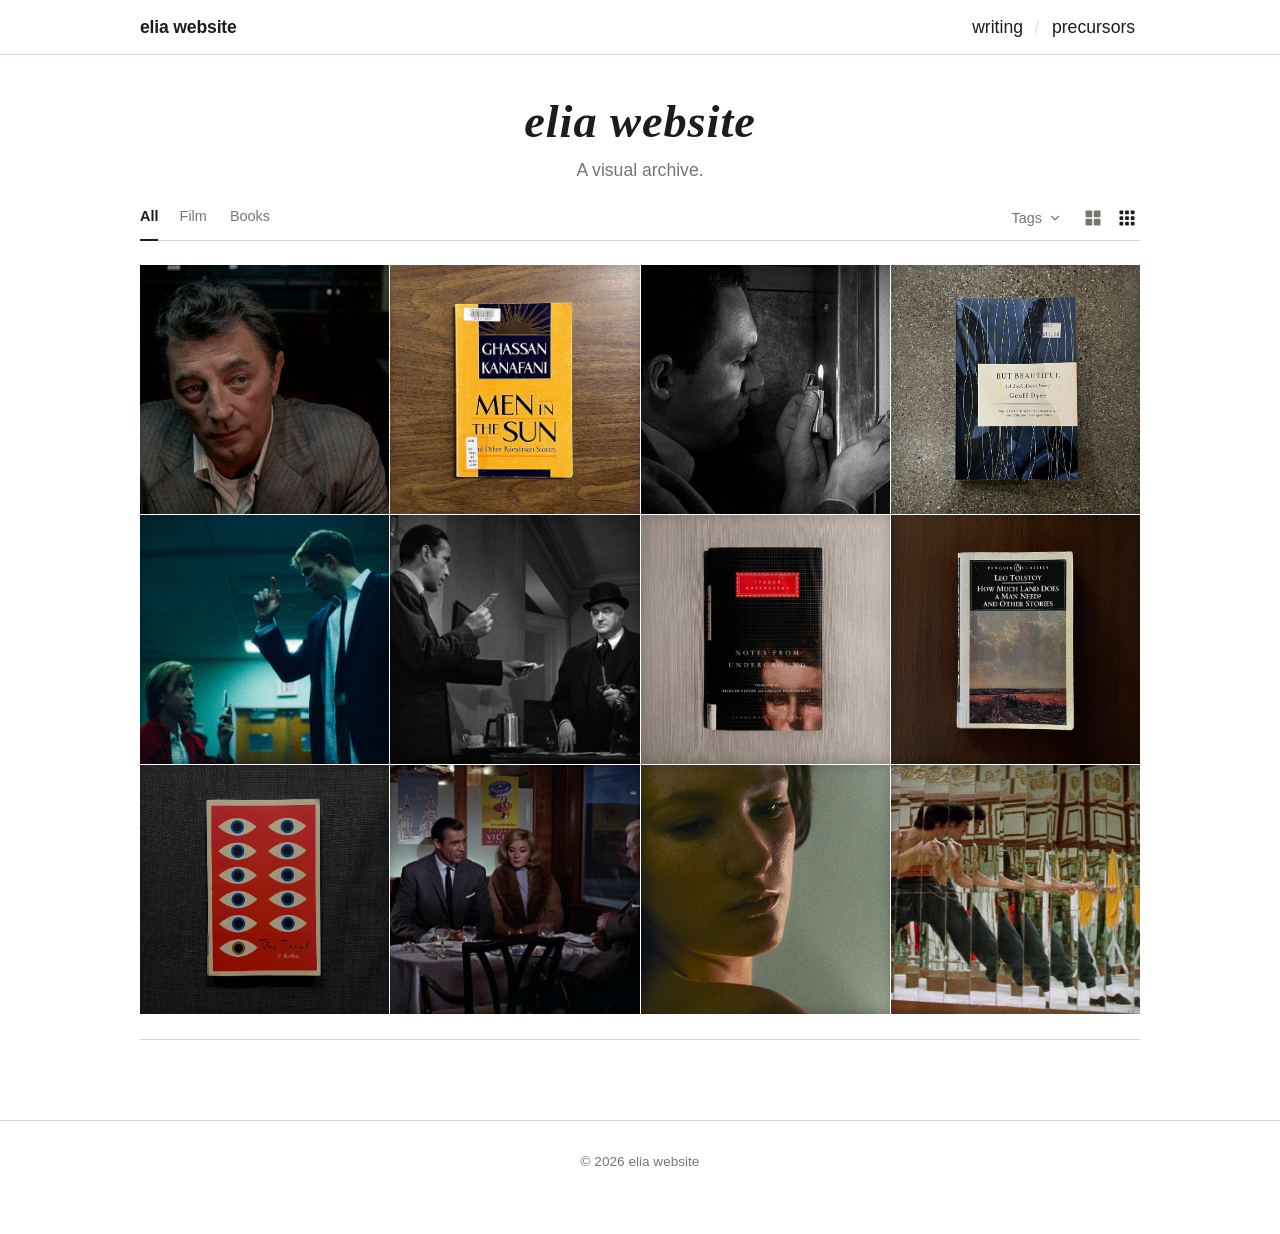
<file: index.html>
<!DOCTYPE html>
<html lang="en">
<head>
  <meta charset="UTF-8">
  <meta name="viewport" content="width=device-width, initial-scale=1.0">
  <title>elia website</title>
  <meta name="description" content="">

  <!-- Open Graph / social preview -->
  <meta property="og:type" content="website">
  <meta property="og:site_name" content="elia website">
  <meta property="og:title" content="elia website">
  <meta property="og:description" content="">
  <meta property="og:image" content="">
  <meta property="og:url" content="index.html">

  <link rel="stylesheet" href="css/styles.css">

  <!-- Favicons -->
  <link rel="icon" type="image/x-icon" href="images/favicon/favicon.ico">
  <link rel="icon" type="image/png" sizes="16x16" href="images/favicon/favicon-16x16.png">
  <link rel="icon" type="image/png" sizes="32x32" href="images/favicon/favicon-32x32.png">
  <link rel="apple-touch-icon" sizes="180x180" href="images/favicon/apple-touch-icon.png">
  <link rel="icon" type="image/png" sizes="192x192" href="images/favicon/android-chrome-192x192.png">
  <link rel="icon" type="image/png" sizes="512x512" href="images/favicon/android-chrome-512x512.png">
  <link rel="manifest" href="images/favicon/site.webmanifest">
  
</head>
<body>
  <!-- Header markup is injected by js/header.js -->
  <header class="site-header"></header>

  <main>
    <!-- Homepage masthead: site title + closing divider. This lives in
         the page (not js/header.js) because it's homepage content, not chrome. -->
    <div class="site-intro">
      <h1 class="site-title">elia website</h1>
      <p class="site-tagline">A visual archive.</p>
    </div>

    <!-- Full photo grid: multi-select tag filter, drafts toggle, and pagination,
         rendered by js/main.js. (The carousel preview markup is stashed in
         snippets/carousel.html; js/home.js still renders it.) The toolbar sits
         above the hero-rule divider, which now closes off the masthead+toolbar. -->
    <div class="controls">
      <div class="controls-left">
      <!-- One tab per medium (All · Film · Books · Music, from data/tags.txt) -->
      <div class="form-tabs medium-tabs" id="medium-tabs" role="group" aria-label="Filter by medium" hidden></div>
        <button type="button" class="drafts-toggle" id="drafts-toggle" aria-pressed="false" hidden>
          <svg class="drafts-icon drafts-icon-open" viewBox="0 0 24 24" width="15" height="15" fill="none" stroke="currentColor" stroke-width="2" stroke-linecap="round" stroke-linejoin="round" aria-hidden="true">
            <path d="M1 12s4-7 11-7 11 7 11 7-4 7-11 7-11-7-11-7z"></path>
            <circle cx="12" cy="12" r="3"></circle>
          </svg>
          <svg class="drafts-icon drafts-icon-closed" viewBox="0 0 24 24" width="15" height="15" fill="none" stroke="currentColor" stroke-width="2" stroke-linecap="round" stroke-linejoin="round" aria-hidden="true">
            <path d="M17.94 17.94A10.07 10.07 0 0 1 12 20c-7 0-11-8-11-8a18.45 18.45 0 0 1 5.06-5.94M9.9 4.24A9.12 9.12 0 0 1 12 4c7 0 11 8 11 8a18.5 18.5 0 0 1-2.16 3.19m-6.72-1.07a3 3 0 1 1-4.24-4.24"></path>
            <line x1="1" y1="1" x2="23" y2="23"></line>
          </svg>
          <span class="drafts-label">Drafts</span>
        </button>
      </div>
      <div class="controls-right">
      <div class="tag-filter" id="tag-filter">
        <button type="button" class="tag-dropdown-toggle" id="tag-dropdown-toggle" aria-haspopup="true" aria-expanded="false">
          <span class="tag-dropdown-label" id="tag-dropdown-label">Tags</span>
          <svg class="chevron" viewBox="0 0 24 24" width="14" height="14" fill="none" stroke="currentColor" stroke-width="2" stroke-linecap="round" stroke-linejoin="round" aria-hidden="true">
            <polyline points="6 9 12 15 18 9"></polyline>
          </svg>
        </button>
        <div class="tag-dropdown-menu" id="tag-dropdown-menu" role="group" aria-label="Filter by tag" hidden>
          <!-- Clear-all + tag checkboxes are injected here by js/main.js -->
        </div>
      </div>
        <div class="density-toggle" role="group" aria-label="Grid density">
          <button type="button" class="density-btn" data-density="normal" aria-label="Normal grid" aria-pressed="false">
            <svg viewBox="0 0 24 24" width="18" height="18" fill="currentColor" aria-hidden="true">
              <rect x="2" y="2" width="9" height="9" rx="1.5"></rect>
              <rect x="13" y="2" width="9" height="9" rx="1.5"></rect>
              <rect x="2" y="13" width="9" height="9" rx="1.5"></rect>
              <rect x="13" y="13" width="9" height="9" rx="1.5"></rect>
            </svg>
          </button>
          <button type="button" class="density-btn" data-density="compact" aria-label="Compact grid" aria-pressed="false">
            <svg viewBox="0 0 24 24" width="18" height="18" fill="currentColor" aria-hidden="true">
              <rect x="2" y="2" width="5" height="5" rx="1"></rect>
              <rect x="9.5" y="2" width="5" height="5" rx="1"></rect>
              <rect x="17" y="2" width="5" height="5" rx="1"></rect>
              <rect x="2" y="9.5" width="5" height="5" rx="1"></rect>
              <rect x="9.5" y="9.5" width="5" height="5" rx="1"></rect>
              <rect x="17" y="9.5" width="5" height="5" rx="1"></rect>
              <rect x="2" y="17" width="5" height="5" rx="1"></rect>
              <rect x="9.5" y="17" width="5" height="5" rx="1"></rect>
              <rect x="17" y="17" width="5" height="5" rx="1"></rect>
            </svg>
          </button>
        </div>
      </div>
    </div>
    <hr class="hero-rule">
    <div class="grid-wrap" id="grid-wrap">
      <section id="grid" class="grid" aria-label="Photo posts">
        <!-- Thumbnails are injected here by js/main.js -->
      </section>
      <!-- Loading / "Nothing matches" message: inside the grid wrapper so it
           sits between the toolbar divider and the grid's closing divider. -->
      <p id="status" class="status">Loading posts…</p>
    </div>
    <nav id="pagination" class="pagination" aria-label="Pagination">
      <!-- Page links are injected here by js/main.js -->
    </nav>
  </main>

  <footer class="site-footer">
    <p>&copy; <span id="year"></span> elia website</p>
  </footer>

  <script src="js/utils.js"></script>
  <script src="js/header.js"></script>
  <script src="js/theme.js"></script>
  <script src="js/pagination.js"></script>
  <script src="js/main.js"></script>
</body>
</html>
</file>
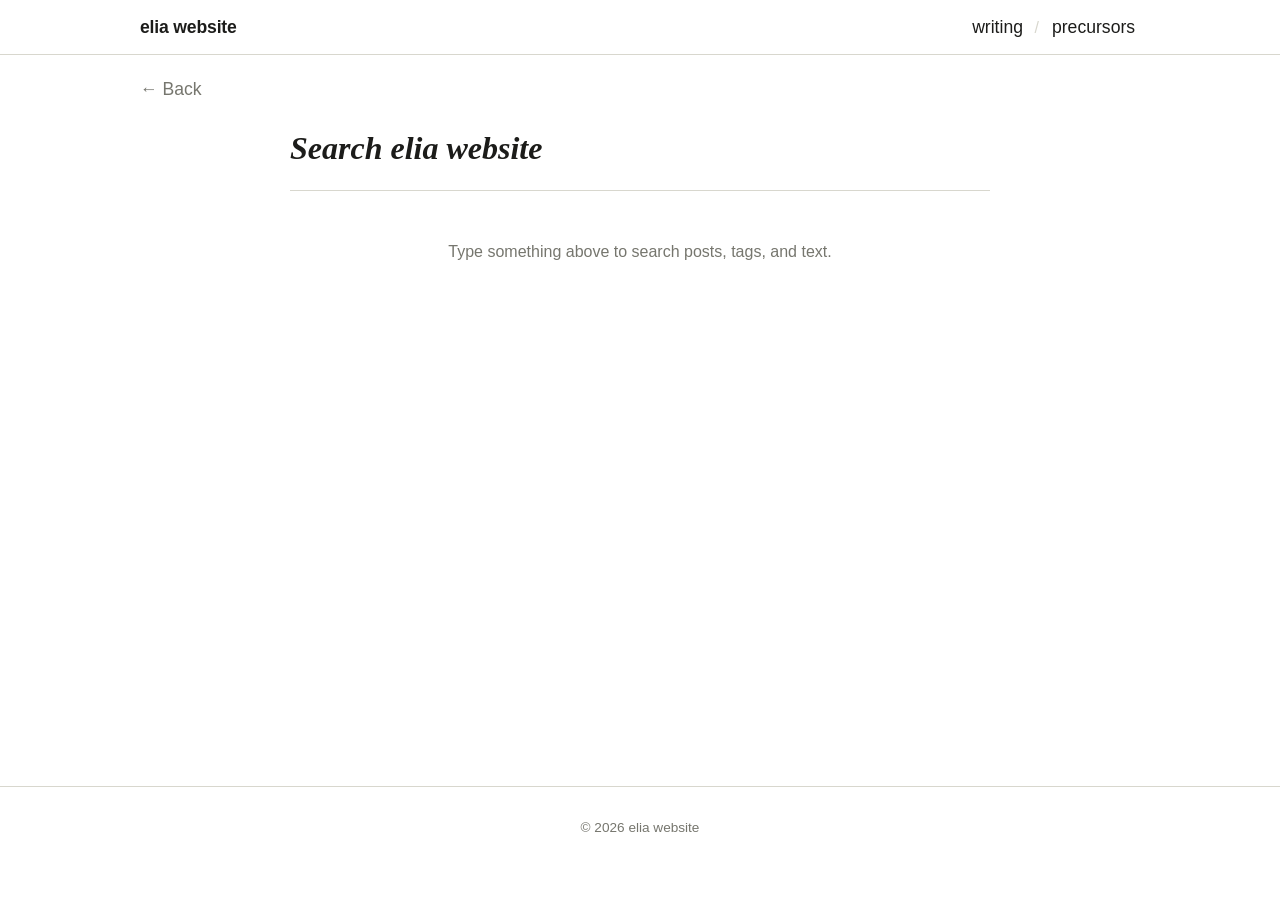
<file: search.html>
<!DOCTYPE html>
<html lang="en">
<head>
  <meta charset="UTF-8">
  <meta name="viewport" content="width=device-width, initial-scale=1.0">
  <title>Search — elia website</title>
  <link rel="stylesheet" href="css/styles.css">
</head>
<body>
  <!-- Header markup is injected by js/header.js -->
  <header class="site-header"></header>

  <main>
    <a class="back-link" href="index.html">&larr; All posts</a>

    <h1 id="search-heading" class="search-heading"></h1>

    <ul id="results" class="search-results" aria-label="Search results">
      <!-- Result cards are injected here by js/search.js -->
    </ul>
    <p id="status" class="status"></p>
    <nav id="pagination" class="pagination" aria-label="Pagination">
      <!-- Page links are injected here by js/search.js -->
    </nav>
  </main>

  <footer class="site-footer">
    <p>&copy; <span id="year"></span> elia website</p>
  </footer>

  <script src="js/utils.js"></script>
  <script src="js/header.js"></script>
  <script src="js/theme.js"></script>
  <script src="js/pagination.js"></script>
  <script src="js/search.js"></script>
</body>
</html>
</file>
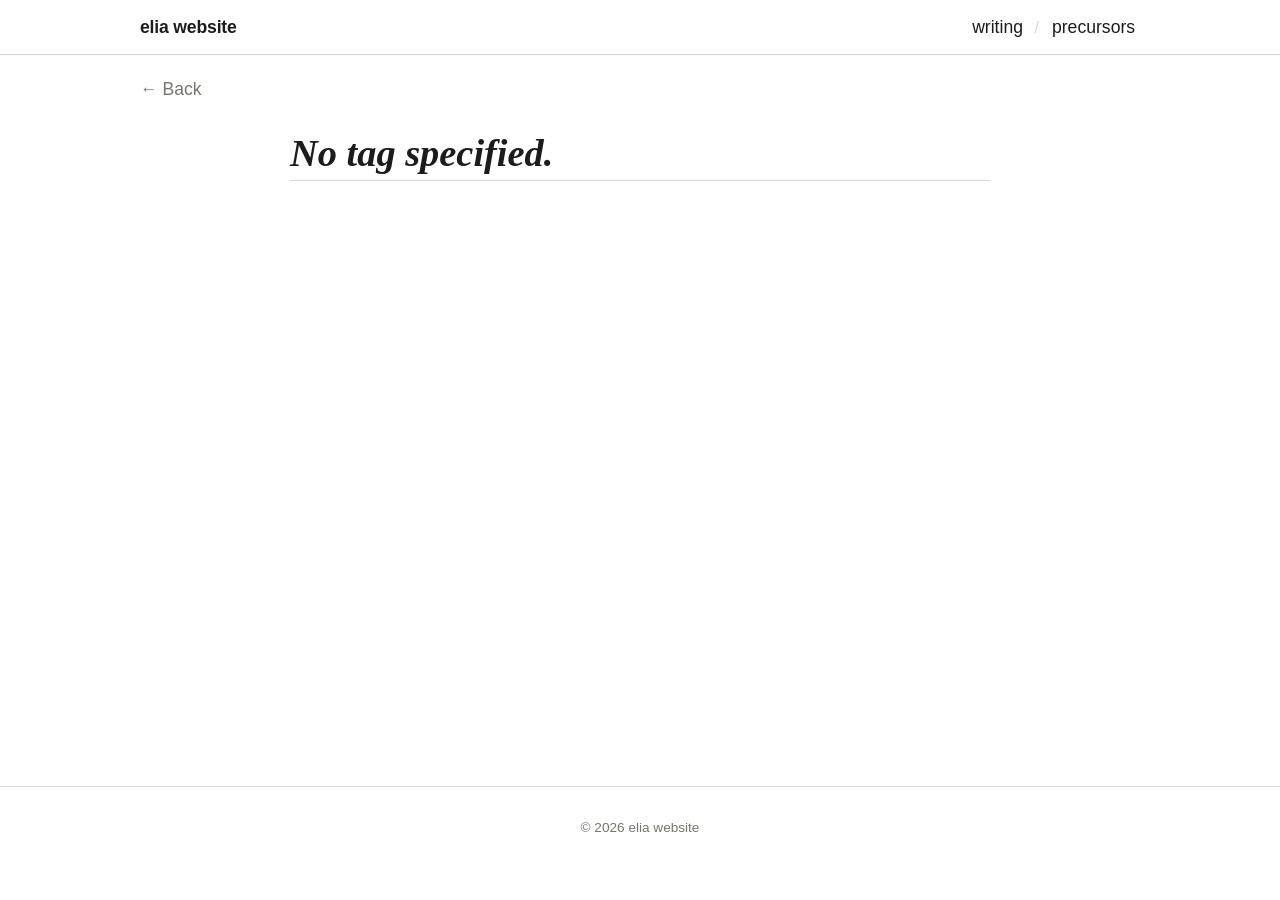
<file: tag.html>
<!DOCTYPE html>
<html lang="en">
<head>
  <meta charset="UTF-8">
  <meta name="viewport" content="width=device-width, initial-scale=1.0">
  <title>elia website</title>
  <link rel="stylesheet" href="css/styles.css">

  <!-- Favicons -->
  <link rel="icon" type="image/x-icon" href="images/favicon/favicon.ico">
  <link rel="icon" type="image/png" sizes="16x16" href="images/favicon/favicon-16x16.png">
  <link rel="icon" type="image/png" sizes="32x32" href="images/favicon/favicon-32x32.png">
  <link rel="apple-touch-icon" sizes="180x180" href="images/favicon/apple-touch-icon.png">
  <link rel="icon" type="image/png" sizes="192x192" href="images/favicon/android-chrome-192x192.png">
  <link rel="icon" type="image/png" sizes="512x512" href="images/favicon/android-chrome-512x512.png">
  <link rel="manifest" href="images/favicon/site.webmanifest">
  
</head>
<body>
  <!-- Header markup is injected by js/header.js -->
  <header class="site-header"></header>

  <main>
    <a class="back-link" href="index.html">&larr; All posts</a>

    <!-- Title, description and list in one narrow column (post reading width). -->
    <div class="tag-page">
      <h1 id="tag-heading" class="tag-heading tag-page-title"></h1>
      <p id="tag-intro" class="precursors-intro tag-intro"></p>
      <hr class="tag-rule">

      <!-- Every published post with this tag, as compact text cards (no excerpt), injected by js/tag.js -->
      <ul id="tag-list" class="writing-grid is-compact" aria-label="Tagged posts"></ul>
      <p id="status" class="status">Loading posts…</p>
    </div>
  </main>

  <footer class="site-footer">
    <p>&copy; <span id="year"></span> elia website</p>
  </footer>

  <script src="js/utils.js"></script>
  <script src="js/header.js"></script>
  <script src="js/theme.js"></script>
    <script src="js/cards.js"></script>
  <script src="js/tag.js"></script>
</body>
</html>
</file>
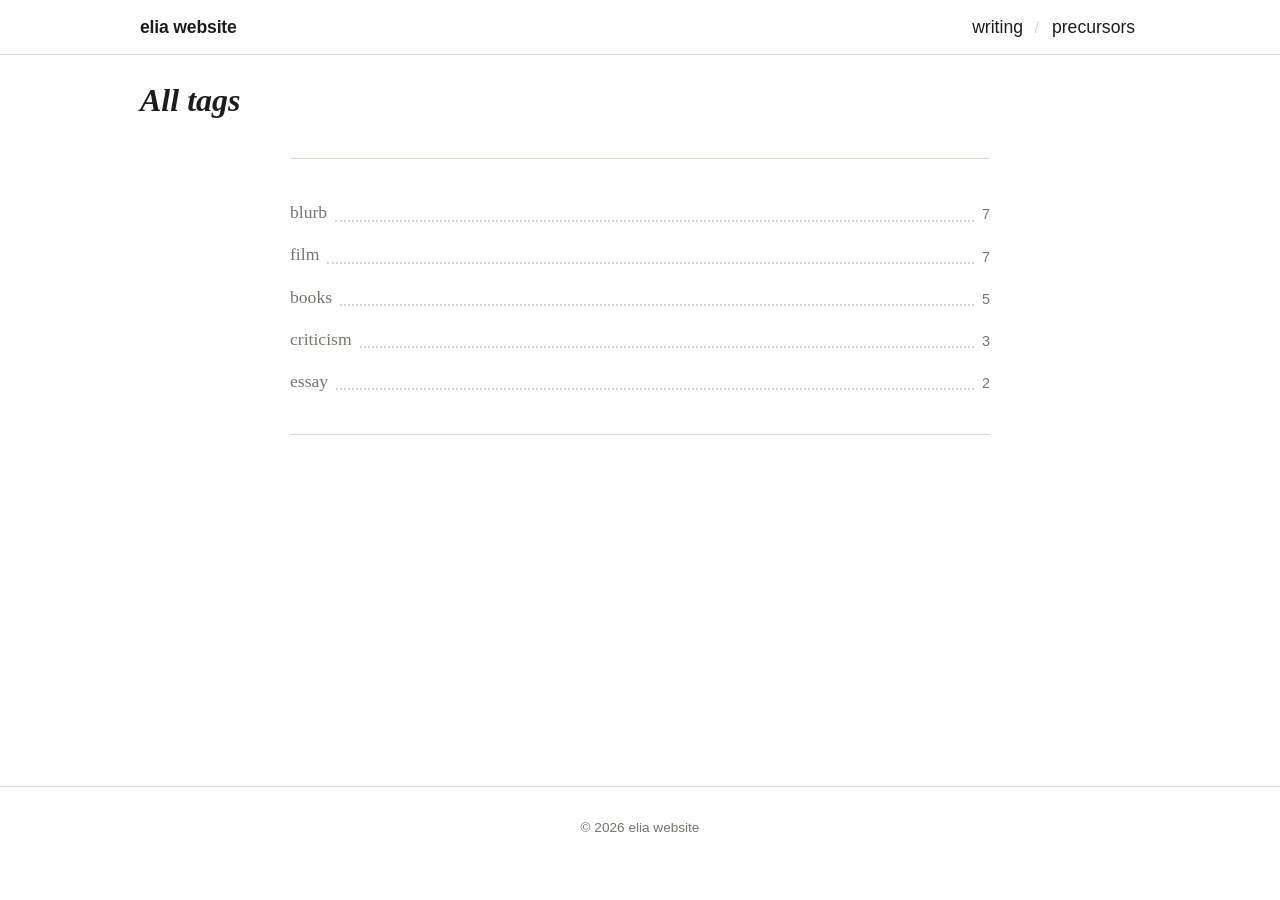
<file: tags.html>
<!DOCTYPE html>
<html lang="en">
<head>
  <meta charset="UTF-8">
  <meta name="viewport" content="width=device-width, initial-scale=1.0">
  <title>Tags — elia website</title>
  <meta name="description" content="All tags used across elia website posts.">
  <link rel="stylesheet" href="css/styles.css">
</head>
<body>
  <!-- Header markup is injected by js/header.js -->
  <header class="site-header"></header>

  <main>
    <h1 class="tag-heading tags-heading">All tags</h1>
    <hr class="tags-rule">
    <p id="status" class="status">Loading tags…</p>

    <div id="tag-list" class="tag-index" aria-label="All tags">
      <!-- Tag index rows are injected here by js/tags.js -->
    </div>
    <hr class="page-end-rule page-end-rule--narrow">
  </main>

  <footer class="site-footer">
    <p>&copy; <span id="year"></span> elia website</p>
  </footer>

  <script src="js/utils.js"></script>
  <script src="js/header.js"></script>
  <script src="js/theme.js"></script>
  <script src="js/tags.js"></script>
</body>
</html>
</file>
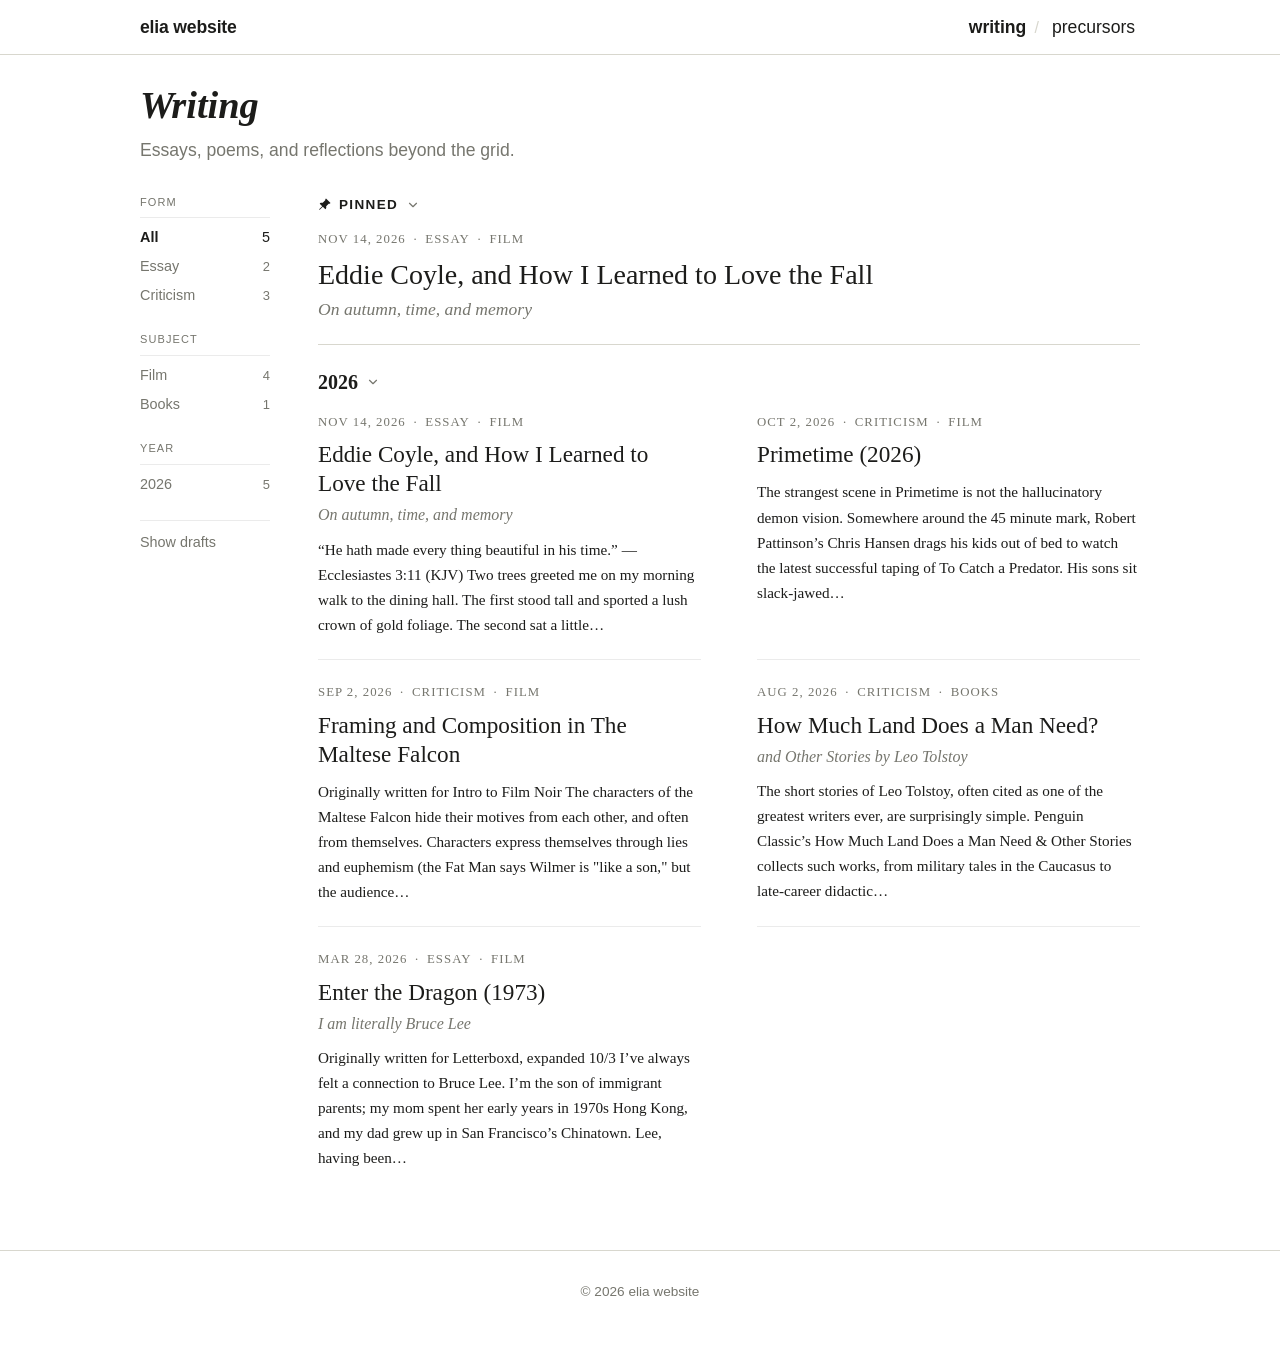
<file: writing.html>
<!DOCTYPE html>
<html lang="en">
<head>
  <meta charset="UTF-8">
  <meta name="viewport" content="width=device-width, initial-scale=1.0">
  <title>Writing — elia website</title>
  <meta name="description" content="Essays, reportage, poems and other writing.">

  <link rel="stylesheet" href="css/styles.css">

  <!-- Favicons -->
  <link rel="icon" type="image/x-icon" href="images/favicon/favicon.ico">
  <link rel="icon" type="image/png" sizes="16x16" href="images/favicon/favicon-16x16.png">
  <link rel="icon" type="image/png" sizes="32x32" href="images/favicon/favicon-32x32.png">
  <link rel="apple-touch-icon" sizes="180x180" href="images/favicon/apple-touch-icon.png">
  <link rel="icon" type="image/png" sizes="192x192" href="images/favicon/android-chrome-192x192.png">
  <link rel="icon" type="image/png" sizes="512x512" href="images/favicon/android-chrome-512x512.png">
  <link rel="manifest" href="images/favicon/site.webmanifest">
  
</head>
<body>
  <!-- Header markup is injected by js/header.js -->
  <header class="site-header"></header>

  <main>
    <article class="writing">
      <h1 class="page-heading writing-heading">Writing</h1>
      <p class="precursors-intro writing-intro">Essays, poems, and reflections beyond the grid.</p>

      <!-- One tab per form (essay, poem… from data/tags.txt) on the left, as
           shortcuts into the "Tags" dropdown on the right. Driven by
           js/writing.js. -->
      <div class="writing-bar">
        <div class="form-tabs" id="form-tabs" role="group" aria-label="Filter by form" hidden></div>
        <div class="writing-bar-right">
        <div class="tag-filter" id="tag-filter">
          <button type="button" class="tag-dropdown-toggle" id="tag-dropdown-toggle" aria-haspopup="true" aria-expanded="false">
            <span class="tag-dropdown-label" id="tag-dropdown-label">Tags</span>
            <svg class="chevron" viewBox="0 0 24 24" width="14" height="14" fill="none" stroke="currentColor" stroke-width="2" stroke-linecap="round" stroke-linejoin="round" aria-hidden="true">
              <polyline points="6 9 12 15 18 9"></polyline>
            </svg>
          </button>
          <div class="tag-dropdown-menu" id="tag-dropdown-menu" role="group" aria-label="Filter by tag" hidden>
            <!-- Clear-all + subject checkboxes are injected here by js/writing.js -->
          </div>
        </div>
        <button type="button" class="drafts-toggle" id="drafts-toggle" aria-pressed="false" hidden>
          <svg class="drafts-icon drafts-icon-open" viewBox="0 0 24 24" width="15" height="15" fill="none" stroke="currentColor" stroke-width="2" stroke-linecap="round" stroke-linejoin="round" aria-hidden="true">
            <path d="M1 12s4-7 11-7 11 7 11 7-4 7-11 7-11-7-11-7z"></path>
            <circle cx="12" cy="12" r="3"></circle>
          </svg>
          <svg class="drafts-icon drafts-icon-closed" viewBox="0 0 24 24" width="15" height="15" fill="none" stroke="currentColor" stroke-width="2" stroke-linecap="round" stroke-linejoin="round" aria-hidden="true">
            <path d="M17.94 17.94A10.07 10.07 0 0 1 12 20c-7 0-11-8-11-8a18.45 18.45 0 0 1 5.06-5.94M9.9 4.24A9.12 9.12 0 0 1 12 4c7 0 11 8 11 8a18.5 18.5 0 0 1-2.16 3.19m-6.72-1.07a3 3 0 1 1-4.24-4.24"></path>
            <line x1="1" y1="1" x2="23" y2="23"></line>
          </svg>
          <span class="drafts-label">Drafts</span>
        </button>
        </div>
      </div>

      <!-- Side index (computers): Form / Subject / Year, built by js/writing.js.
           Hidden on phones, where the bar above does the same job. -->
      <aside class="writing-index" id="writing-index" aria-label="Index"></aside>

      <!-- Year-grouped list of every post with "show: writing", injected by js/writing.js -->
      <div id="writing-list" class="writing-list"></div>
      <p id="status" class="status">Loading…</p>
    </article>
  </main>

  <footer class="site-footer">
    <p>&copy; <span id="year"></span> elia website</p>
  </footer>

  <script src="js/utils.js"></script>
  <script src="js/header.js"></script>
  <script src="js/theme.js"></script>
  <script src="js/cards.js"></script>
  <script src="js/writing.js"></script>
</body>
</html>
</file>
<file: css/styles.css>
:root {
  --bg: #fbfbf9;
  --bg-top: #ffffff;       /* lighter shade at the top of the page gradient */
  --bg-bottom: #f9f8f2;    /* a touch darker at the bottom, so the gradient shows */
  --surface: #ffffff;
  --ink: #1c1c1a;
  --muted: #76766e;
  --line: #d8d7ce;
  --line-light: #ebebeb;   /* softer divider for decorative rules (dark mode overrides below) */
  --header-bg: #f1eeec;    /* soft warm greige navbar (warm, not yellow) */
  --accent: #67b35d;       /* medium green 67b35d */
  --accent-ink: #163a25;   /* dark green — legible as text on an --accent fill */
  --contrast-ink: #ffffff; /* light in day mode, dark in dark mode (overridden below) */
  --accent2: #e8c840;      /* logo yellow (the lower-right dot in the mark) */
  --accent2-ink: #8a6d15;  /* dark amber — legible outline/text on an --accent2 fill */
  --grid-dot: #dcd8ca;     /* faint dot-grid backdrop on the precursors graph */
  --grain-opacity: 0.18;   /* film-grain layer strength (body::after) */
  /* Connection relationship-type line colors (see js/precursors.js). */
  --rel-adaptation: #86c06a;      /* light green */
  --rel-influence:  #2f6d43;      /* darker green */
  --rel-thematic:   #6f5340;      /* brown */
  --rel-authorship: var(--muted); /* muted line (dashed) */
  --rel-discovery:  #4a72b0;      /* steel blue (Discovery view edges) */
  --radius: 14px;
  --radius-pill: 5px;      /* was a full pill (999px); now a soft 5px on all controls */
  /* Content-frame scale. --maxw is the normal frame used everywhere; posts use
     the narrower --post-width. --maxw-wide is a wider cap for the nav bar's
     inner content (logo + links + search). */
  --maxw: 1040px;          /* Default width — normal frame — header + content align everywhere */
  --maxw-wide: 1200px;     /* wider cap for bigger pages — Precursor — tunable */
  --post-width: 700px;     /* reading column for post/search/tag content */
  --maxw-header: 1440px;     /* wider cap for the nav header inner content — tunable */

  /* Font stacks */
  --font-sans: -apple-system, BlinkMacSystemFont, "Segoe UI", Roboto, Helvetica, Arial, sans-serif;
  --font-serif: Georgia, serif;

  /* Shared tag treatment — one place to tune tags everywhere (post page, tags
     listing, search results). */
  --tag-size: var(--text-small);
  --tag-weight: var(--weight-semibold);   /* medium-bold, matching the byline name */
  --tag-letter-spacing: var(--tracking-normal);
  --tag-gap: 10px;
  /* Page-header spacing, shared by the homepage, Writing and Precursors:
     --space-sm between things that belong together (a description and its
     meta line); --space-lg between separate groups (description → controls,
     controls → divider line, divider → content). */
  --space-sm: 10px;
  --space-lg: 21px;

  /* Shared page-heading treatment (post/About, tag, search, tags list). The
     homepage hero title and nav logo are intentionally excepted. */
  --heading-size: var(--text-heading-sm);
  --heading-weight: var(--weight-heavy);
  --heading-letter-spacing: var(--tracking-tight);

  /* Header rhythm. --nav-pad-y sets the navbar band height. Two gap sizes from
     the navbar down to a page's first content: --header-gap for the main pages
     (homepage hero + Precursors title), and the tighter --header-gap-sub for the
     smaller pages (About, Tags, and any page whose first element is a back link). */
  --nav-pad-y: 13px;
  --header-gap: 20px;
  --header-gap-sub: var(--header-gap);   /* unified to 20px; give it its own value to differentiate */

  /* Type scale */
  --text-tiny: 0.85rem;
  --text-small: 0.9rem;
  --text-medium: 1.7rem;   /* (was --textbasetrue/1rem) */
  --text-base: 1.1rem;     /* formerly --text-medium; now the default text size */
  --text-reading: 1.20rem;
  --text-heading-sm: 1.4rem;
  --text-heading-lg: 2rem;
  --text-display: 2.4rem;
  --text-hero: 2.9rem;      /* homepage centered title */

  /* Boldness scale — one place to tune font-weight site-wide. Change a value
     here and every element using that step re-weights. */
  --weight-normal: 400;
  --weight-medium: 500;
  --weight-semibold: 600;
  --weight-bold: 700;
  --weight-heavy: 800;

  /* Letter-spacing (tracking) scale — one place to tune the space between
     letters site-wide. Change a value here and every element using that step
     re-tracks. */
  --tracking-tighter: -0.02em;    /* tightest step — currently unused */
  --tracking-tight: -0.01em;      /* headings, logo, result titles */
  --tracking-normal: 0;           /* default — no added tracking */
  --tracking-wide: 0.02em;        /* hero title, connection labels */
  --tracking-wider: 0.03em;       /* small uppercase section labels */
  --tracking-caps: 0.06em;        /* small-caps eyebrows, group titles */
  --tracking-caps-wide: 0.08em;   /* uppercase card/section labels */
  --tracking-widest: 0.1em;       /* badges (DRAFT, BETA) */
}

/* MINIMAL mode: a fixed, code-only palette (js/theme.js sets data-theme="minimal"
   when its MINIMAL flag is on). Keeps the light-mode colors throughout, but forces
   a flat white background and a very light, untinted grey header. Anything not
   listed here inherits the light :root values. The day/night toggle is hidden as a
   guard — theme.js doesn't build it in Minimal mode anyway. */
[data-theme="minimal"] {
  --bg: #ffffff;
  --bg-top: #ffffff;       /* both gradient stops white → flat white page */
  --bg-bottom: #ffffff;
  --header-bg: #ffffff;    /* very light neutral grey, no warm tint */
  --grain-opacity: 0;      /* grain off in minimal mode */
  --so-minimal: #1c1c1a;
}
[data-theme="minimal"] .theme-toggle { display: none; }

/* Dark mode: override only the color variables — every element reads from these,
   so the whole site (tags, pagination, search, cards, dropdowns, footer, etc.)
   flips automatically. The green accent stays identical in both modes. */
[data-theme="dark"] {
  --bg: #1a1814;
  --bg-top: #1a1814;       /* top of the page gradient (the base brown) */
  --bg-bottom: #120f0a;    /* a little darker at the bottom, so the brown gradient shows */
  --surface: #141210;
  --header-bg: #141210;
  --ink: #e8e4dc;
  --muted: #9a9288;
  --line: #37312a;
  --line-light: #2d2822;   /* softer divider — a touch quieter than --line on dark */
  --contrast-ink: var(--accent-ink);  /* dark green in dark mode, matching accent-ink */
  /* --accent and --accent-ink are intentionally NOT overridden here — the accent
     treatment is identical in both modes (accent-ink only ever sits on an
     accent-green fill, so it needs no dark-background variant). */
  /* Slightly lighter relationship colors so they read on the dark background.
     --rel-authorship follows --muted automatically. */
  --rel-adaptation: #9fd487;      /* light green */
  --rel-influence:  #4f9c66;      /* darker green (kept visible on dark bg) */
  --rel-thematic:   #b3906b;      /* lighter brown for dark bg */
  --rel-discovery:  #6f9bd6;
  --grid-dot: #302b23;            /* faint dot-grid backdrop (dark mode) */
  --grain-opacity: 0.06;          /* grain dialed back — light specks glow on dark */
}

* { box-sizing: border-box; }

html {
  -webkit-text-size-adjust: 100%;
  /* Match body's base color so mobile overscroll rubber-band shows the page
     color, not the bare white <html> behind it. */
  background-color: var(--bg-bottom);
  /* Suppress the mobile overscroll glow/arc painted at the screen edges when
     scrolling past the top or bottom of the page. */
  overscroll-behavior: none;
}

body {
  margin: 0;
  /* Full-height flex column so the footer sits at the bottom of the viewport
     even on short pages (main grows to fill the slack — see below). */
  min-height: 100vh;
  display: flex;
  flex-direction: column;
  /* Subtle page gradient: --bg-top fading into --bg-bottom by ~60% of the
     viewport height, then flat for the rest. */
  background-color: var(--bg-bottom);
  background-image: linear-gradient(to bottom, var(--bg-top), var(--bg-bottom) 60vh);
  background-repeat: no-repeat;
  color: var(--ink);
  font-family: var(--font-sans);
  line-height: 1.6;
  -webkit-font-smoothing: antialiased;
}

/* Film-grain texture: a fixed, full-viewport layer of SVG noise (feTurbulence,
   generated inline so there's no external image) that sits above the page
   background but behind all content (z-index:-1), so the grain only shows on
   the background, not over text/images/UI. Subtle but noticeable. */
body::after {
  content: "";
  position: fixed;
  inset: 0;
  z-index: -1;
  pointer-events: none;
  /* Strength is theme-driven via --grain-opacity: 0.18 by default, dialed back to
     0.06 in dark mode (light specks glow on the dark bg), and 0 in minimal mode.
     Each value lives in that theme's variable block. */
  opacity: var(--grain-opacity);
  background-image: url("data:image/svg+xml,%3Csvg xmlns='http://www.w3.org/2000/svg' width='160' height='160'%3E%3Cfilter id='grain'%3E%3CfeTurbulence type='fractalNoise' baseFrequency='0.65' numOctaves='3' stitchTiles='stitch'/%3E%3C/filter%3E%3Crect width='100%25' height='100%25' filter='url(%23grain)'/%3E%3C/svg%3E");
}

main {
  max-width: var(--maxw);
  /* Grow to fill leftover height so the footer is pushed to the bottom on short
     pages; auto side margins keep the content column centered. */
  flex: 1 0 auto;
  width: 100%;
  margin: 0 auto;
  padding: 0 20px 64px;
}
/* Pages opting into <body class="wide"> (Precursors) widen their main content
   to the same --maxw-wide cap as the nav, so the two line up. */
body.wide main { max-width: var(--maxw-wide); }

/* ---------- Header ---------- */
.site-header {
  padding: 0;
}

/* Full-width navbar: a slightly darker band stretching edge to edge, with the
   content itself centered inside via .header-bar-inner. */
.header-bar {
  background: var(--header-bg);
  border-bottom: 1px solid var(--line);
}

/* Top row content: logo on the left, links + search on the right. Its max-width
   tracks the page's content width — --maxw normally, --maxw-wide on body.wide
   pages (rule below) — and it's centered with 20px side padding, so the header
   always lines up with the content column below it. */
.header-bar-inner {
  display: flex;
  align-items: center;
  justify-content: space-between;
  gap: 20px;
  max-width: var(--maxw);
  margin: 0 auto;
  padding: var(--nav-pad-y) 20px;
}
/* Match the wider content cap on body.wide pages (mirrors `body.wide main`). */
body.wide .header-bar-inner { max-width: var(--maxw-wide); }

/* Brand cluster: the dots (their own button) + the "Sourfruits" home link. */
.header-brand {
  position: relative;   /* anchors the squeeze reward bubble */
  display: inline-flex;
  align-items: center;
  gap: 8px;
}
/* Small logo / site name, top left. */
.header-logo {
  display: inline-flex;
  align-items: center;
  font-weight: var(--weight-bold);
  font-size: var(--text-base);
  letter-spacing: var(--tracking-tight);
  color: var(--ink);
  text-decoration: none;
  transition: color 0.2s ease;
}
.header-logo:hover,
.header-logo:focus-visible { color: var(--ink); }

/* The dots are a standalone button (a lemon to squeeze), not a link — clicking
   navigates nowhere, just fires the easter egg. */
.logo-dots {
  position: relative;   /* anchors the squeeze count */
  display: inline-flex;
  align-items: center;
  padding: 0;
  border: none;
  background: none;
  cursor: pointer;
  line-height: 0;       /* hug the dots so transform-origin is reliable */
  transform-origin: 35% 35%;   /* the green dot's centre — the lemon rolls around it */
}
/* Cookie-clicker style: each squeeze of the fallen lemon spawns a number that
   floats up and away, fades, then removes itself. --jx is a small random start
   offset and --dx a small sideways drift, so they don't stack in one spot.
   Quiet + muted. */
.squeeze-float {
  position: absolute;   /* left/top set inline to the lemon's current spot */
  color: var(--muted);
  font-size: var(--text-tiny);
  font-variant-numeric: tabular-nums;
  pointer-events: none;
  animation: squeeze-float 0.9s ease-out forwards;
}
@keyframes squeeze-float {
  0%   { opacity: 0; transform: translate(calc(-50% + var(--jx, 0px)), 4px); }
  18%  { opacity: 1; }
  100% { opacity: 0; transform: translate(calc(-50% + var(--jx, 0px) + var(--dx, 0px)), -24px); }
}
.logo-dots:focus-visible { outline: 2px solid var(--accent); outline-offset: 3px; border-radius: 4px; }
/* While it's falling/rolling, the whole thing is un-clickable (locked mid-roll). */
.logo-dots.is-rolling { pointer-events: none; }

/* Logo mark: two overlapping dots. --grow swells a step per click (header.js);
   --hs is the hover swell — both fold into one scale. Size + shudder + squeeze
   live here; the fall/roll transform lives on the button, so they compose (and
   the button's clickable area travels with the roll). */
.dot-wrap {
  position: relative;
  width: 13px;
  height: 13px;
  flex-shrink: 0;
  transform-origin: center;
  transform: scale(calc(var(--grow, 1) * var(--hs, 1)));
  transition: transform 0.15s ease;
}
/* Hover swell only while it's still up top — once it's landed (rested), hovering
   doesn't enlarge it. */
.logo-dots:not(.is-rested) .dot-wrap:hover { --hs: 1.30; }
.dot { position: absolute; width: 9px; height: 9px; border-radius: 50%; }
.dot-green { background: #67b35d; top: 0; left: 0; z-index: 0; }
.dot-yellow { background: #e8c840; top: 4px; left: 4px; z-index: 1; }

/* Each click (until the last): a quick shudder at the current swollen size. */
@keyframes lemon-shudder {
  0%, 100% { transform: scale(calc(var(--grow,1) * var(--hs,1))) translate(0, 0) rotate(0deg); }
  15%      { transform: scale(calc(var(--grow,1) * var(--hs,1))) translate(-1.5px, 1px) rotate(-7deg); }
  30%      { transform: scale(calc(var(--grow,1) * var(--hs,1))) translate(1.5px, -1px) rotate(7deg); }
  45%      { transform: scale(calc(var(--grow,1) * var(--hs,1))) translate(-1.5px, 1px) rotate(-6deg); }
  60%      { transform: scale(calc(var(--grow,1) * var(--hs,1))) translate(1.5px, -1px) rotate(6deg); }
  80%      { transform: scale(calc(var(--grow,1) * var(--hs,1))) translate(-1px, 0) rotate(-3deg); }
}
.dot-wrap.is-shuddering { animation: lemon-shudder 0.4s ease-in-out; }

/* Approximate rolled resting transform, applied with no animation as a fallback
   when restoring saved (session) state that predates the physics-saved transform
   (see the note below). */
.logo-dots.is-landed { transform: translate(-62px, 25px) rotate(-260deg); }

/* After it's landed: clicking squeezes it in place (squash narrow + tall). */
@keyframes lemon-squeeze {
  0%, 100% { transform: scale(calc(var(--grow,1) * var(--hs,1))); }
  35%      { transform: scaleX(calc(var(--grow,1) * var(--hs,1) * 0.72)) scaleY(calc(var(--grow,1) * var(--hs,1) * 1.28)); }
  65%      { transform: scaleX(calc(var(--grow,1) * var(--hs,1) * 1.10)) scaleY(calc(var(--grow,1) * var(--hs,1) * 0.90)); }
}
.dot-wrap.is-squeezing { animation: lemon-squeeze 0.4s ease; }

/* The tenth-click drop is driven by a JS physics loop (dropLemon in header.js) —
   a natural pop-out, gravity fall, and short roll to rest — not a CSS animation.
   .is-landed is only a fallback resting transform for restoring old saved state. */


.header-actions {
  display: flex;
  align-items: center;
  gap: 20px;
}

/* Centered site title + tagline below the top row. Sits --header-gap below the
   navbar; no bottom padding — the hero-rule divider's symmetric margin owns the
   gap down to the content. */
.site-intro {
  text-align: center;
  /* No side padding, so the hero-rule spans the same width as the grid below it.
     The title is centered anyway, so it doesn't need horizontal padding (main's
     own 20px padding keeps everything off the viewport edges on small screens). */
  padding: var(--header-gap) 0 0;
}

/* Inline search bar: a compact 150x30 bar sitting by the tag-filter button,
   filled with the page background, magnifier on the right, no visible border.
   On focus it turns white (both light and dark mode) with dark text. Fixed
   size — no hover/focus expansion. */
.header-search {
  display: inline-flex;
  align-items: center;
  gap: 6px;
  width: 150px;
  height: 30px;
  padding: 0 6px 0 14px;
  border-radius: 999px;
  border: 1px solid transparent;
  background: var(--bg);
  /* Only the focus ring animates — background must not, or it lags behind the
     rest of the page (which flips instantly) when the theme is toggled. */
  transition: box-shadow 0.2s ease;
}
.header-search:focus-within {
  background: #ffffff;
  box-shadow: 0 0 0 3px rgb(from var(--accent) r g b / 0.25);
}

.header-search-input {
  flex: 1;
  min-width: 0;
  padding: 0;
  border: none;
  background: transparent;
  color: var(--ink);
  caret-color: var(--ink);
  font-size: var(--text-small);
  font-weight: var(--weight-medium);
  outline: none;
}
/* White field on focus → force dark text/caret so it's legible in both modes. */
.header-search:focus-within .header-search-input {
  color: #1c1c1a;
  caret-color: #1c1c1a;
}

/* Hide the native search "clear" (×) button for a cleaner look. */
.header-search-input::-webkit-search-cancel-button { -webkit-appearance: none; }

/* Magnifier as a submit button: focuses the field when empty, searches when a
   query is typed (empty-vs-typed logic lives in header.js). */
.header-search-btn {
  flex-shrink: 0;
  display: inline-flex;
  align-items: center;
  justify-content: center;
  width: 28px;
  height: 28px;
  padding: 0;
  border: none;
  border-radius: 999px;
  background: transparent;
  color: var(--muted);
  cursor: pointer;
  transition: color 0.2s ease;
}
.header-search-btn:hover,
.header-search-btn:focus-visible { color: var(--accent); }
.header-search-btn:focus-visible { outline: none; }
/* Readable grey on the white focused field. */
.header-search:focus-within .header-search-btn { color: #76766e; }

/* ---------- Mobile nav ---------- */
/* Hamburger + stacked panel. Both are hidden on desktop; the media query below
   swaps the inline nav links for the hamburger under a breakpoint. The .nav-open
   class (set in header.js) morphs the icon into an X and slides the panel open. */
.nav-toggle {
  display: none;   /* revealed under the breakpoint */
  align-items: center;
  justify-content: center;
  width: 28px;
  height: 28px;
  padding: 0;
  border: none;
  background: none;
  color: var(--muted);
  cursor: pointer;
  transition: color 0.2s ease;
}
.nav-toggle:hover,
.nav-toggle:focus-visible { color: var(--ink); }
.nav-toggle:focus-visible { outline: none; }
/* Three bars stacked in a small box; each animates position/rotation so the
   hamburger folds into an X. */
.nav-toggle-box {
  position: relative;
  width: 18px;
  height: 12px;
}
.nav-toggle-bar {
  position: absolute;
  left: 0;
  right: 0;
  height: 2px;
  border-radius: 1px;
  background: currentColor;
  transition: top 0.2s ease, transform 0.2s ease, opacity 0.2s ease;
}
.nav-toggle-bar:nth-child(1) { top: 0; }
.nav-toggle-bar:nth-child(2) { top: 5px; }
.nav-toggle-bar:nth-child(3) { top: 10px; }
/* Open: outer bars slide to the middle and cross; the middle bar fades out. */
.site-header.nav-open .nav-toggle-bar:nth-child(1) { top: 5px; transform: rotate(45deg); }
.site-header.nav-open .nav-toggle-bar:nth-child(2) { opacity: 0; }
.site-header.nav-open .nav-toggle-bar:nth-child(3) { top: 5px; transform: rotate(-45deg); }

/* Stacked panel below the header bar. Collapsed by default; slides open with a
   quick height + fade when .nav-open is set. Hidden entirely on desktop. */
.mobile-nav {
  display: none;
}

/* Dark-mode toggle: a single plain moon/sun icon floating in the bottom-right
   corner of every page — no frame or background, muted color, subtle. */
.theme-toggle {
  position: fixed;
  right: 18px;
  bottom: 18px;
  z-index: 10;
  display: inline-flex;
  align-items: center;
  justify-content: center;
  padding: 6px;
  color: var(--muted);
  background: none;
  border: none;
  cursor: pointer;
  opacity: 0.6;
  transition: color 0.2s ease, opacity 0.2s ease;
}
.theme-toggle:hover,
.theme-toggle:focus-visible {
  color: var(--accent);
  opacity: 1;
}
.theme-toggle:focus-visible { outline: none; }

/* Show the moon in light mode (click → dark), the sun in dark mode (click →
   light). */
.theme-icon-sun { display: none; }
[data-theme="dark"] .theme-icon-moon { display: none; }
[data-theme="dark"] .theme-icon-sun { display: inline; }

.site-nav {
  display: flex;
  /* Baseline, not center: "Precursors" is built from inline-block letter spans
     (for the hover jitter), which give it a taller line box — centering would
     drop its baseline below the plain-text "About"/"Tags". */
  align-items: baseline;
  gap: 20px;
}

.nav-link {
  color: var(--muted);
  text-decoration: none;
  font-size: var(--text-base);
  font-weight: var(--weight-normal);
  transition: color 0.2s ease;
}
.nav-link:hover,
.nav-link:focus-visible { color: var(--ink); }

/* Mobile layout swap. Placed after the base .site-nav/.nav-link rules above so
   these overrides win the cascade (equal specificity → later rule wins). */
@media (max-width: 640px) {
  /* No hamburger on mobile: keep the inline nav link(s) visible as-is, and hide
     the toggle + its dropdown panel entirely. */
  .nav-toggle { display: none; }
  .mobile-nav { display: none; }

  /* Collapsed to just the magnifier. The field is clipped by the form's width
     (overflow:hidden) rather than display:none, so it can slide open smoothly. */
  .header-search {
    position: relative;   /* anchors the absolutely-pinned magnifier */
    width: 34px;
    padding: 0;
    background: none;
    border-color: transparent;
    overflow: hidden;
    transition: width 0.22s ease, background 0.2s ease, border-color 0.2s ease;
  }
  .header-search:focus-within {
    background: none;
    box-shadow: none;
  }
  /* Pin the magnifier to the right edge so it stays put as the field slides
     open/closed (in normal flex flow the gap + clipping nudged it a couple px). */
  .header-search-btn {
    position: absolute;
    top: 50%;
    right: 3px;
    transform: translateY(-50%);
  }
  /* 16px so iOS Safari doesn't zoom (and drag the header down) on focus;
     padding-right clears the pinned magnifier so typed text doesn't run under it. */
  .header-search-input {
    font-size: 16px;
    padding-right: 30px;
  }
  /* Non-interactive while collapsed so a tap falls through to the magnifier. */
  .header-search:not(.is-expanded) .header-search-input { pointer-events: none; }

  /* Tapped-open state: slide the field open so it can be typed into (see the
     submit handler in header.js). */
  .header-search.is-expanded {
    width: min(50vw, 150px);
    padding: 0 0 0 12px;
    background: var(--bg);
    border-color: var(--line);
  }
  .header-search.is-expanded:focus-within {
    background: #ffffff;
    box-shadow: 0 0 0 3px rgb(from var(--accent) r g b / 0.25);
  }

  /* (Hamburger dropdown panel removed — the inline nav shows directly now.) */
}

.site-title {
  display: inline-block;
  margin: 0;   /* reset the default h1 margin */
  font-family: var(--font-serif);
  font-style: italic;
  font-size: var(--text-hero);
  font-weight: var(--weight-bold);
  letter-spacing: var(--tracking-wide);   /* spaced out a touch */
  color: var(--ink);
}

/* Homepage hero eyebrow: a small-caps bold line above the title. Extra space
   above (from the header) + a tight gap below groups it with the title. */
.site-eyebrow {
  margin: 10px 0 3px;
  font-variant: small-caps;
  font-weight: var(--weight-bold);
  letter-spacing: var(--tracking-caps);
  color: var(--muted);
  font-size: var(--text-base);
}
.hero-rule {
  max-width: var(--maxw);        /* normal frame width */
  /* Snug gap up to the toolbar (16px), and a larger 24px gap down to the grid
     (matching the grid's gap to the bottom pagination line) so the tiles get
     breathing room and don't paint over the line. */
  margin: 16px auto 24px;
  border: 0;
  border-top: 1px solid var(--line);
}

/* Divider closing out a page, below its last content (past the invisible
   pagination on the posts page). Matches the page's content width; the
   --narrow variant is for the post-width columns (About, Tags). */
.page-end-rule {
  max-width: var(--maxw);
  margin: 32px auto;   /* symmetric spacing, shared by all dividers */
  border: 0;
  border-top: 1px solid var(--line);
}
.page-end-rule--narrow { max-width: var(--post-width); }

/* ---------- Posts-page controls ---------- */
/* Tag filter + drafts toggle on the left; density toggle on the right. Sits
   under the masthead title (which carries the hero-rule divider). */
.controls {
  position: relative;
  /* Sit above the grid so the tag dropdown menu isn't covered by the tiles. */
  z-index: 10;
  display: flex;
  align-items: center;
  justify-content: space-between;
  gap: 16px;
  /* The divider now lives under the masthead title (.hero-rule); the toolbar just
     needs a little breathing room above the grid. */
  padding-top: 16px;
  margin-bottom: 16px;
}

/* Left cluster: the tag filter and the drafts toggle, kept together so the
   density toggle stays pushed to the right. */
.controls-left {
  display: flex;
  align-items: center;
  gap: 18px;
}

.tag-filter {
  position: relative;
  display: flex;
  align-items: center;
}

/* Plain-text controls: no border/background/pill. Muted by default; the "on"
   state (drafts shown / a tag filter applied) darkens to ink and gets a 1.5px
   underline 3px below the label. */
.tag-dropdown-toggle,
.drafts-toggle {
  display: inline-flex;
  align-items: center;
  gap: 6px;
  padding: 0;
  font-size: var(--text-small);
  font-weight: var(--weight-semibold);
  color: var(--muted);
  background: none;
  border: none;
  cursor: pointer;
  transition: color 0.2s ease;
}
.tag-dropdown-toggle:hover,
.tag-dropdown-toggle:focus-visible,
.drafts-toggle:hover,
.drafts-toggle:focus-visible {
  outline: none;
  color: var(--ink);
}

/* On/active states: just darken to ink, no underline. */
.tag-dropdown-toggle.is-active,
.drafts-toggle[aria-pressed="true"] {
  color: var(--ink);
}

.drafts-toggle[hidden] { display: none; }
.drafts-toggle .drafts-icon { flex-shrink: 0; }
/* Show the open eye when drafts are visible (aria-pressed="true"), the
   crossed-out eye when they're hidden. */
.drafts-toggle .drafts-icon-closed { display: none; }
.drafts-toggle[aria-pressed="false"] .drafts-icon-open { display: none; }
.drafts-toggle[aria-pressed="false"] .drafts-icon-closed { display: inline; }

.tag-dropdown-toggle .chevron {
  color: var(--muted);
  transition: transform 0.2s ease;
}
.tag-dropdown-toggle[aria-expanded="true"] .chevron { transform: rotate(180deg); }

/* The floating checklist menu. */
.tag-dropdown-menu {
  position: absolute;
  top: calc(100% + 4px);
  left: 0;
  z-index: 20;
  min-width: 170px;
  max-height: 300px;   /* room for ~8 tags before the list scrolls */
  /* Flex column: the tag list scrolls, the divider + Clear all stay pinned at
     the bottom. No horizontal padding so row hovers run edge to edge. */
  display: flex;
  flex-direction: column;
  overflow: hidden;
  padding: 4px 0;
  /* Warm off-white (same as the search bar's resting fill) instead of stark
     white, so it fits the page rather than clashing against it. */
  background: var(--bg);
  border: 1px solid var(--line);
  border-radius: var(--radius-pill);
  box-shadow: 0 8px 24px rgba(0, 0, 0, 0.14);
}
.tag-dropdown-menu[hidden] { display: none; }
/* Only the tag list scrolls. */
.tag-dropdown-scroll {
  flex: 1 1 auto;
  min-height: 0;
  overflow-y: auto;
}
/* Divider + Clear all: a pinned footer that never scrolls. */
.tag-dropdown-divider,
.tag-clear { flex-shrink: 0; }

.tag-dropdown-divider {
  height: 1px;
  margin: 4px 0;
  background: var(--line);
}

/* "Clear all" action at the BOTTOM of the menu — full-width like a tag row. */
.tag-clear {
  display: block;
  width: 100%;
  padding: 6px 12px;
  text-align: left;
  font-size: var(--text-tiny);
  font-weight: var(--weight-semibold);
  color: var(--muted);
  background: none;
  border: none;
  cursor: pointer;
  transition: background 0.2s ease, color 0.2s ease;
}
.tag-clear:hover:not(:disabled) {
  color: var(--ink);
  background: rgb(from var(--accent) r g b / 0.12);
}
.tag-clear:disabled { opacity: 0.5; cursor: default; }

/* One row per tag: an accent checkmark slot (shown when selected), the name,
   then the count. The hover background spans the full width of the menu. */
.tag-option {
  display: flex;
  align-items: center;
  gap: 8px;
  padding: 3px 12px;
  font-size: var(--text-small);
  color: var(--ink);
  cursor: pointer;
}
.tag-option:hover { background: rgb(from var(--accent) r g b / 0.12); }
/* The real checkbox drives state but is hidden (out of flow so it adds no gap);
   the .tag-check mark is what's shown. */
.tag-option input {
  position: absolute;
  opacity: 0;
  pointer-events: none;
}
.tag-check {
  flex: 0 0 14px;
  display: inline-flex;
  align-items: center;
  justify-content: center;
  color: var(--accent);
  opacity: 0;   /* reserved space; revealed when the row is selected */
}
.tag-option input:checked ~ .tag-check { opacity: 1; }
.tag-option-count {
  margin-left: auto;
  color: var(--muted);
  font-size: var(--text-tiny);
}

/* Grid density toggle: icon-only, no border or background. The muted icons
   darken to ink on hover and for the active density. */
.density-toggle {
  display: inline-flex;
  flex-shrink: 0;
  gap: 8px;
}

.density-btn {
  display: inline-flex;
  align-items: center;
  justify-content: center;
  width: 26px;
  height: 26px;
  padding: 0;
  border: none;
  background: none;
  color: var(--muted);
  cursor: pointer;
  transition: color 0.2s ease;
}
.density-btn:hover { color: var(--ink); }
.density-btn.is-active { color: var(--ink); }
.density-btn:focus-visible { outline: none; color: var(--ink); }

/* ---------- Grid ---------- */
/* Desktop: normal 3 columns, compact 4. */
.grid {
  display: grid;
  grid-template-columns: repeat(3, 1fr);
  gap: 1px;
}
.grid.is-compact { grid-template-columns: repeat(4, 1fr); }

/* Closing divider 25px below the grid, on every width (mobile + desktop). Lives
   on the grid wrapper, not the pagination, so it shows even with a single page.
   Pagination then sits 16px below this line. */
#grid-wrap {
  padding-bottom: 25px;
  border-bottom: 1px solid var(--line);
}

/* Phone: normal drops to a single column, compact to 3. Page size still follows
   the desktop counts (set in js/main.js), so this only changes the layout. */
@media (max-width: 640px) {
  .grid { grid-template-columns: 1fr; }
  .grid.is-compact { grid-template-columns: repeat(3, 1fr); }

  /* Only the compact thumbnail grid bleeds to the screen edges (contact-sheet
     look). Bleed the GRID itself, not the wrapper, so the wrapper — and its
     closing divider — stays inset at content width. The normal single-column
     feed keeps the page's normal side margins, so its images aren't edge-to-edge. */
  .grid.is-compact { margin-inline: -20px; }

  /* Single-column feed (normal view, not the carousel): each post is its image
     — same square crop as everywhere else — with the title/subtitle/date/tags
     beneath it, and a hairline divider between posts. Touch has no hover, so the
     old hover overlay is dropped in favour of this always-visible caption. */
  /* Space between posts lives in the grid gap (not clickable), so tapping below
     the caption doesn't hit the tile's link. 50px total → 25px each side of the
     centered divider. */
  .grid:not(.is-compact):not(.is-carousel) { gap: 50px; }
  .grid:not(.is-compact):not(.is-carousel) .tile {
    aspect-ratio: auto;      /* image sets its height; caption sits below */
    overflow: visible;
    background: none;
    /* No padding — the link's box ends right at the caption, so there's no empty
       area below the text that still navigates when tapped. */
  }
  .grid:not(.is-compact):not(.is-carousel) .tile img {
    aspect-ratio: 1 / 1;     /* keep the square cover crop used site-wide */
    height: auto;
  }
  /* No hover zoom in the feed (a tap can trigger :hover on touch). */
  .grid:not(.is-compact):not(.is-carousel) .tile:hover img { transform: none; }
  .grid:not(.is-compact):not(.is-carousel) .tile-overlay { display: none; }
  /* Repurpose ::after (the grid's inner "framed photo" shadow) as the hairline
     divider between posts: a 1px line centered in the gap below each card. It's
     pointer-events:none and sits outside the link's box, so it isn't tappable. */
  .grid:not(.is-compact):not(.is-carousel) .tile::after {
    content: "";
    top: auto;
    bottom: -25px;           /* centered in the 50px gap */
    left: 0;
    right: 0;
    height: 1px;
    box-shadow: none;
    background: var(--line);
    pointer-events: none;
  }
  /* The last post's own divider is dropped — the grid wrapper's closing divider
     (#grid-wrap border-bottom) sits 25px below it instead. */
  .grid:not(.is-compact):not(.is-carousel) .tile:last-child::after { display: none; }
  .grid:not(.is-compact):not(.is-carousel) .tile-meta {
    display: block;
    margin-top: 12px;
  }
}


.tile {
  position: relative;
  display: block;
  aspect-ratio: 1 / 1;
  overflow: hidden;
  background: var(--line);
  text-decoration: none;
}

.tile img {
  width: 100%;
  height: 100%;
  object-fit: cover;
  display: block;
  transition: transform 0.4s ease;
}

.tile:hover img { transform: scale(1.06); }

.tile-overlay {
  position: absolute;
  inset: 0;
  display: flex;
  flex-direction: column;
  justify-content: flex-end;
  padding: 16px;
  color: #fff;
  background: linear-gradient(to top, rgba(0,0,0,0.72), rgba(0,0,0,0) 65%);   /* darker hover shade (was 0.55 → 55%) */
  /* Two-layer shadow (tight + soft) behind the caption so the white title/date
     stay legible over bright photos, not just dark ones. Softened a touch so it
     reads as a gentle halo rather than a hard outline. Inherited by the
     title/date text below. */
  text-shadow: 0 1px 5px rgba(0, 0, 0, 0.6), 0 0 12px rgba(0, 0, 0, 0.38);
  opacity: 0;
  transition: opacity 0.3s ease;
}

.tile:hover .tile-overlay,
.tile:focus-visible .tile-overlay { opacity: 1; }

/* Title + date as one group, so the carousel hover can scale both together
   (see below) rather than each fighting the other's reflow. */
.tile-caption {
  display: flex;
  flex-direction: column;
}

.tile-title {
  font-weight: var(--weight-bold);
  font-size: var(--text-base);
  line-height: 1.25;
}

.tile-date {
  font-size: var(--text-tiny);
  opacity: 0.85;
  margin-top: 2px;
}

/* Caption beneath the image — only shown in the mobile single-column feed (see
   the phone media query below). Mirrors the post page's hierarchy: a bold title,
   an optional italic serif subtitle, then the date · tags meta line. */
.tile-meta { display: none; }
.tile-meta-title {
  margin: 0 0 3px;
  font-size: var(--text-medium);
  font-weight: var(--weight-bold);
  letter-spacing: var(--tracking-normal);
  line-height: 1.2;
  color: var(--ink);
  /* Cap at two lines and ellipsis the rest (line breaks: see "pretty" below). */
  display: -webkit-box;
  -webkit-line-clamp: 2;
  line-clamp: 2;
  -webkit-box-orient: vertical;
  overflow: hidden;
}
.tile-meta-subtitle {
  margin: 0 0 4px;
  font-size: var(--text-base);
  font-style: italic;
  color: var(--muted);
  /* Cap at two lines and ellipsis the rest (line breaks: see "pretty" below). */
  display: -webkit-box;
  -webkit-line-clamp: 2;
  line-clamp: 2;
  -webkit-box-orient: vertical;
  overflow: hidden;
}
/* Date · tags line — self-contained (mirrors the post page's meta look but
   doesn't depend on .post-meta). No bottom margin: the tile is a link, so any
   space below the tags would be tappable dead area. */
.tile-meta-info {
  display: flex;
  align-items: baseline;
  flex-wrap: nowrap;      /* one line — overflow collapses to "+N more" (js/utils.js) */
  margin: 0;
  color: var(--muted);
  font-size: var(--text-small);   /* date + tags both small */
}
.tile-meta-date {
  flex: none;                       /* always fully shown */
  margin-right: var(--tag-gap);     /* separate the date from the tag group */
}
/* The tag group fills the remaining width on the line; js/utils.js collapses
   any overflow to a trailing "+N more" label. The ellipsis is the JS-off
   fallback. min-width:0 lets the flex item shrink below its content so both the
   measurement and the fallback text-overflow can kick in. */
.tile-meta-tags {
  flex: 0 1 auto;
  min-width: 0;
  overflow: hidden;
  text-overflow: ellipsis;
  white-space: nowrap;
}
.tile-meta-tag {
  font-weight: var(--tag-weight);
  letter-spacing: var(--tag-letter-spacing);
}
.tile-meta-sep {
  margin: 0 calc(var(--tag-gap) / 2);   /* space around the · within the line */
  pointer-events: none;
}

/* Draft tiles: dimmed, with a small badge pinned to the top-left corner so
   they read as unpublished when the drafts toggle reveals them. */
.tile.is-draft { opacity: 0.55; }
.tile.is-draft:hover { opacity: 0.85; }

.draft-badge {
  position: absolute;
  top: 8px;
  left: 8px;
  z-index: 1;
  padding: 2px 7px;
  font-size: 0.62rem;
  font-weight: var(--weight-heavy);
  letter-spacing: var(--tracking-widest);
  border-radius: var(--radius-pill);
  background: var(--ink);
  color: var(--bg);
}

/* Pinned tiles get a small pin icon in the top-right corner (Instagram-style),
   see renderTile in js/utils.js. It's tinted the soft off-white of the resting
   search bar (var(--bg)) rather than pure white, with a drop-shadow so it stays
   legible over bright photos. Top-right so it never collides with the top-left
   DRAFT badge (a post can be both pinned and a draft). */
.pin-badge {
  position: absolute;
  top: 8px;
  right: 8px;
  z-index: 1;
  display: flex;
  color: var(--bg);
  filter: drop-shadow(0 1px 3px rgba(0, 0, 0, 0.5));
  pointer-events: none;
}

/* ---------- Carousel (filmstrip) view ---------- */
/* Only the carousel runs full-bleed — edge to edge across the viewport — while
   the compact/normal grid stays in main's centered 1040px column. main's
   symmetric padding makes the calc land exactly on the viewport edges.
   (position: relative also anchors the carousel arrows.) */
.grid-wrap.is-carousel {
  position: relative;
  width: 100vw;
  margin-left: calc(50% - 50vw);
  margin-right: calc(50% - 50vw);
}
/* Homepage: the carousel follows the masthead's hero-rule in <main>. That rule's
   bottom margin is 0, so the carousel owns the 32px gap up to it (kept here, not
   on the rule, to stay clear of margin-collapsing quirks). */
main > .grid-wrap.is-carousel { margin-top: 32px; }
/* Keep the full-bleed carousel from adding a horizontal scrollbar to the page. */
body:has(.grid.is-carousel) { overflow-x: hidden; }
/* Same guard for the homepage grid: on mobile #grid-wrap bleeds to the viewport
   edges (margin-inline: -20px), which can leave a sliver of horizontal scroll /
   blank space on the right from sub-pixel rounding. Clamp it. */
body:has(#grid-wrap) { overflow-x: hidden; }

/* Soft edge shadows: the strip's left/right ends are shaded so tiles darken into
   shadow where the arrows sit. Sit above the tiles but below the arrows
   (z-index 5) and never intercept scrolling. */
.grid-wrap.is-carousel::before,
.grid-wrap.is-carousel::after {
  content: "";
  position: absolute;
  top: 0;
  bottom: 0;
  width: 64px;
  z-index: 4;
  pointer-events: none;
  transition: opacity 0.2s ease;
}
.grid-wrap.is-carousel::before {
  left: 0;
  background: linear-gradient(to right, rgba(0, 0, 0, 0.3), transparent);
}
.grid-wrap.is-carousel::after {
  right: 0;
  background: linear-gradient(to left, rgba(0, 0, 0, 0.3), transparent);
}
/* No edge shadow where the strip has nothing more to scroll (that arrow is
   greyed out). */
.grid-wrap.is-carousel:has(.carousel-arrow-left:disabled)::before { opacity: 0; }
.grid-wrap.is-carousel:has(.carousel-arrow-right:disabled)::after { opacity: 0; }
/* Fade the shadows in on load alongside the strip's images — the left with the
   first image, the right with the last — matching the tiles' fade-in. Gated on
   the arrow NOT being disabled so a hidden end doesn't flash in. */
.grid-wrap.is-carousel:not(:has(.carousel-arrow-left:disabled))::before {
  animation: fadeIn 0.5s ease 0.3s backwards;
}
.grid-wrap.is-carousel:not(:has(.carousel-arrow-right:disabled))::after {
  animation: fadeIn 0.5s ease 0.55s backwards;
}

.grid.is-carousel {
  display: flex;
  gap: 1px;
  overflow-x: auto;
  scroll-behavior: smooth;
  -webkit-overflow-scrolling: touch;
  /* Hide the scrollbar — still freely scrollable via trackpad/mouse/arrows. */
  scrollbar-width: none;
}
.grid.is-carousel::-webkit-scrollbar { display: none; }

/* Square tiles sized off the SAME 1040px-capped content width the grid uses
   (min(100vw, --maxw) − main's 40px padding, ÷ tiles-per-row), so a carousel
   tile is the same size as a grid tile and scales identically on zoom/resize —
   even though the strip container itself stays full-bleed. 3 across normally,
   2 on mobile (matching the grid's column counts). Images stay lazy-loaded. */
.grid.is-carousel .tile {
  flex: 0 0 auto;
  /* Tiles are square, so this size is also the strip's height. Bigger divisor
     → smaller (shorter) tiles; tune the 2.5 to grow/shrink the carousel. */
  --carousel-tile: calc((min(100vw, var(--maxw)) - 40px) / 2.5);
  width: var(--carousel-tile);
  height: var(--carousel-tile);
  aspect-ratio: 1 / 1;
}
@media (max-width: 720px) {
  .grid.is-carousel .tile { --carousel-tile: 60vw; }
}

/* Soft shadow hugging every photo tile's inner edges (grid, tag, and carousel
   alike) so images read as separate, slightly framed photos rather than one
   continuous sheet — no actual gap added. On a ::after (above the photo)
   because an inset box-shadow on the tile itself would be painted behind the
   <img>. Kept light so it's a depth cue, not a border. */
.tile:not(.carousel-seeall)::after {
  content: "";
  position: absolute;
  inset: 0;
  pointer-events: none;
  box-shadow: inset 0 0 12px rgba(0, 0, 0, 0.22);
}

/* Carousel captions are persistent: title and date stay visible at the bottom
   of each tile (grid stays hover-only). The overlay still overlays the
   full-bleed photo via a gradient scrim — a touch stronger than the grid's,
   since it's always on and must read over bright images too (with the inherited
   text shadow). On hover/focus the caption grows a little. */
.grid.is-carousel .tile-overlay {
  opacity: 1;
  background: linear-gradient(to top, rgba(0, 0, 0, 0.6), rgba(0, 0, 0, 0) 60%);
}
.grid.is-carousel .tile-caption {
  transform-origin: left bottom;
  transition: transform 0.25s ease;
  will-change: transform;
}
.grid.is-carousel .tile:hover .tile-caption,
.grid.is-carousel .tile:focus-visible .tile-caption {
  transform: scale(1.2);
}

/* Carousel sits close to the footer — drop the tall grid padding beneath it. */
body:has(.grid.is-carousel) main { padding-bottom: 24px; }

/* Scroll arrows: circular buttons pinned to the strip's left/right edges,
   hidden outside carousel view. Free trackpad/mouse scrolling still works via
   the container's overflow-x. */
.carousel-arrow { display: none; }
.grid-wrap.is-carousel .carousel-arrow {
  position: absolute;
  top: 50%;
  transform: translateY(-50%);
  z-index: 5;
  display: inline-flex;
  align-items: center;
  justify-content: center;
  width: 40px;
  height: 40px;
  padding: 0;
  border: 1px solid var(--line);
  border-radius: 999px;
  background: var(--surface);
  color: var(--ink);
  cursor: pointer;
  box-shadow: 0 2px 12px rgba(0, 0, 0, 0.16);
  transition: background 0.2s ease, color 0.2s ease, border-color 0.2s ease;
}
.grid-wrap.is-carousel .carousel-arrow:hover,
.grid-wrap.is-carousel .carousel-arrow:focus-visible {
  outline: none;
  background: var(--accent);
  border-color: var(--accent);
  color: var(--accent-ink);
}
.carousel-arrow-left { left: 14px; }
.carousel-arrow-right { right: 14px; }

/* Greyed out at the start/end of the strip. */
.grid-wrap.is-carousel .carousel-arrow:disabled {
  opacity: 0.3;
  cursor: default;
  box-shadow: none;
  background: var(--surface);
  border-color: var(--line);
  color: var(--ink);
}

/* "See all posts" card closing the strip — square like the tiles, but a dashed
   surface panel rather than a photo. */
.carousel-seeall {
  display: flex;
  align-items: center;
  justify-content: center;
  padding: 16px;
  background: var(--surface);
  border: 1px dashed var(--line);
  color: var(--ink);
  text-align: center;
  transition: border-color 0.2s ease, color 0.2s ease;
}
.carousel-seeall:hover,
.carousel-seeall:focus-visible {
  outline: none;
  border-color: var(--accent);
  color: var(--ink);
}
.carousel-seeall-inner {
  font-weight: var(--weight-bold);
  font-size: var(--text-base);
  transition: transform 0.25s ease;
}
/* Label grows on hover for every "See all" card, image or not. */
.carousel-seeall:hover .carousel-seeall-inner,
.carousel-seeall:focus-visible .carousel-seeall-inner { transform: scale(1.12); }

/* Preview variant: the next post's image, blurred + darkened, sits behind the
   label as a teaser for what's beyond the strip. */
.carousel-seeall--preview {
  position: relative;
  overflow: hidden;
  border-style: solid;
}
.carousel-seeall--preview img {
  position: absolute;
  inset: 0;
  width: 100%;
  height: 100%;
  object-fit: cover;
  filter: blur(5px);        /* lighter blur — still a teaser, not a smear */
  transform: scale(1.1);    /* hide the soft blurred edges */
  z-index: 0;
}
/* Dark scrim over the image (not a brightness filter) so the label reads while
   the photo keeps its own color underneath. */
.carousel-seeall--preview::after {
  content: "";
  position: absolute;
  inset: 0;
  z-index: 1;
  background: rgba(0, 0, 0, 0.45);
  pointer-events: none;
}
.carousel-seeall--preview .carousel-seeall-inner {
  position: relative;
  z-index: 2;
  color: #fff;
}
/* On hover the image zooms in from its 1.1 base (so it grows rather than
   shrinking to the global .tile scale); the label expand is handled above. */
.carousel-seeall--preview:hover img,
.carousel-seeall--preview:focus-visible img { transform: scale(1.18); }

/* ---------- Pagination ---------- */
/* A unified, centered group — Prev · 1 · 2 · 3 · Next — sitting under a thin
   divider line. Every element shares the same height, border, and 6px radius;
   the current page is filled with the accent. Same markup on the homepage, tag,
   and search views. */
.pagination {
  display: flex;
  align-items: center;
  gap: 8px;
  /* 16px below the grid's own closing divider (see #grid-wrap). No border here —
     the divider belongs to the grid so it shows even when there's no pagination. */
  margin-top: 16px;
}
.pagination:empty { display: none; }
/* Prev pins to the far left and Next to the far right (the auto margins absorb
   the slack), leaving the numbered links centered between them. */
.page-prev { margin-right: auto; }
.page-next { margin-left: auto; }

.page-link {
  display: inline-flex;
  align-items: center;
  justify-content: center;
  padding: 4px 8px;
  color: var(--muted);
  font-size: var(--text-small);
  font-weight: var(--weight-semibold);
  text-decoration: none;
  transition: color 0.2s ease;
}

a.page-link:hover,
a.page-link:focus-visible {
  color: var(--ink);
}

.page-link.is-current {
  color: var(--ink);
  cursor: default;
}

.page-link.is-disabled {
  color: var(--muted);
  opacity: 0.5;
  cursor: default;
}

/* Ellipsis between distant page numbers — muted, non-interactive. */
.page-ellipsis {
  color: var(--muted);
  cursor: default;
}

/* ---------- Post view ---------- */
.back-link {
  display: inline-block;
  margin: var(--header-gap-sub) 0 20px;
  color: var(--muted);
  text-decoration: none;
  font-size: var(--text-base);
}
.back-link:hover { color: var(--ink); }

/* Previous / next post links at the bottom of a post. Styled exactly like the
   back link (plain text, muted, same size, arrow prefix/suffix) and spanning
   main's full width so they align with the back link at the top: previous on
   the left, next pushed to the right. */
.post-nav {
  display: flex;
  gap: 16px;
  /* Align to the post reading column (centered) rather than the full page. */
  max-width: var(--post-width);
  /* A thin divider above the prev/next links, with equal 24px gaps on both sides
     of the line (space above the rule = space below it, down to the buttons). */
  margin: 24px auto 24px;
  padding-top: 24px;
  border-top: 1px solid var(--line);
}
.post-nav:empty { display: none; }
.post-nav a {
  display: inline-flex;
  align-items: center;
  /* line-height:1 so the 24px padding above is the true visible gap to the
     button text, not inflated by the text's leading. */
  line-height: 1;
  gap: 6px;
  /* Cap each link at 30% of the reading column so long titles stay short and
     the two links can't overlap. */
  max-width: 30%;
  min-width: 0;
  color: var(--muted);
  text-decoration: none;
  font-size: var(--text-base);
}
.post-nav a:hover { color: var(--ink); }
/* Only the title truncates; the arrow stays put on the outer edge. */
.post-nav-title {
  overflow: hidden;
  text-overflow: ellipsis;
  white-space: nowrap;
  min-width: 0;
}
.post-nav-arrow { flex-shrink: 0; }
.post-nav-next { margin-left: auto; }

/* "More like this": related posts sharing tags, aligned with the post body so
   the cards read a little smaller than the homepage tiles. A thin divider sits
   above the section (below the prev/next navigation). */
.related {
  max-width: var(--post-width);
  /* 24px gap above the divider so the space from the prev/next buttons down to
     this line matches the 24px gaps around the divider above the buttons. */
  margin: 24px auto 0;
  padding-top: 28px;
  border-top: 1px solid var(--line);
}
.related[hidden] { display: none; }

.related-heading {
  margin: 0 0 16px;
  font-size: var(--text-reading);
  font-weight: var(--weight-bold);
  letter-spacing: var(--tracking-caps-wide);
  text-transform: uppercase;
  color: var(--muted);
}

.related-grid {
  display: grid;
  grid-template-columns: repeat(3, minmax(0, 1fr));   /* minmax(0, …) so a card can't widen its column */
  gap: 16px;
}

.related-card {
  display: flex;
  flex-direction: column;
  min-width: 0;
  text-decoration: none;
  color: var(--ink);
}

/* Square thumbnail (cover, same as the homepage tiles). The aspect-ratio lives
   on the image itself (not the span) so it stays square even as a flex item,
   where min-height:auto would otherwise let a tall image grow the box past the
   square and defeat object-fit. No hover effects. */
.related-thumb {
  display: block;
  overflow: hidden;
  background: var(--line);
}
.related-thumb img {
  width: 100%;
  aspect-ratio: 1 / 1;
  object-fit: cover;
  display: block;
}

/* Title below the thumbnail, capped at two lines. No hover styling. */
.related-title {
  margin-top: 8px;
  font-size: var(--text-base);
  font-weight: var(--weight-bold);
  line-height: 1.25;
  letter-spacing: var(--tracking-normal);
  display: -webkit-box;
  -webkit-line-clamp: 2;
  -webkit-box-orient: vertical;
  overflow: hidden;
}

/* All of the post's tags on one line, dot-separated like the post meta row.
   Shared tags come first and are highlighted in accent. js/post.js collapses
   any overflow to a trailing "+N more" label; overflow:hidden is the JS-off
   fallback (a plain clip). */
.related-tags {
  margin-top: 4px;
  display: flex;
  align-items: baseline;
  overflow: hidden;
  white-space: nowrap;
}
.related-tag {
  flex: none;
  font-size: var(--tag-size);
  font-weight: var(--tag-weight);
  letter-spacing: var(--tag-letter-spacing);
  color: var(--muted);
}
.related-tag.is-shared { color: var(--muted); }
/* Dot before every tag after the first — the same "·" separator as .post-meta. */
.related-tags > * + *::before {
  content: "·";
  margin: 0 calc(var(--tag-gap) / 2);
  color: var(--muted);
}

@media (max-width: 520px) {
  .related-grid { gap: 10px; }
}

.post {
  max-width: var(--post-width);
  margin: 0 auto;
}

/* Frame the post image: the same photo, blurred and darkened, fills the full
   width behind the real image so odd-ratio photos don't leave empty side space.
   Height is capped at 60vh; the actual image sits centered on top at its
   natural proportions. */
.post-image-frame {
  position: relative;
  display: flex;
  align-items: center;
  justify-content: center;
  width: 100%;
  overflow: hidden;
  background: transparent;
  margin: 24px 0;   /* breathing room from the title/subtitle above and the meta below */
}

.post-image-frame::before {
  content: "";
  position: absolute;
  inset: 0;
  background-image: var(--post-bg);
  background-size: cover;
  background-position: center;
  /* Scale up so the blur doesn't reveal soft edges at the frame border. */
  transform: scale(1.15);
  filter: blur(28px) brightness(0.55);
}

.post-image {
  position: relative;
  width: 100%;
  height: auto;
  object-fit: contain;
  display: block;
  margin-inline: auto;
  background: transparent;
}

/* Post titles keep their own larger size and sit left-aligned to the reading
   column (which is itself centered on the page). The utility-page headings
   (About, tag, search, tags list) use the smaller shared --heading-size,
   centered. */
.post-title {
  font-family: var(--font-sans);
  font-size: var(--text-heading-lg);
  font-weight: var(--weight-bold);
  letter-spacing: var(--tracking-normal);
  /* Top 0 so the back link's bottom margin owns the gap above — aligning the
     title with the tag/search headings on the other back-button pages. */
  margin: 0 0 6px;
}

/* Utility-page heading (About): centered, shared size, with breathing room
   before the body text below. */
.page-heading {
  text-align: left;   /* aligns with the body text in the reading column */
  font-size: var(--text-heading-lg);
  font-weight: var(--heading-weight);
  letter-spacing: var(--heading-letter-spacing);
  margin: var(--header-gap-sub) 0 32px;
}
/* Green accent bar beneath the title, matching the homepage and Precursors. */
.page-heading::after {
  content: "";
  display: block;
  width: 44px;
  height: 5px;
  margin: 10px 0 0;
  border-radius: 0;
  background: var(--accent);
}

/* About: center the title and its accent bar (the reading text below stays
   left-aligned), with a divider between the title and the body. */
.about-heading { text-align: center; }
.about-heading::after { margin-left: auto; margin-right: auto; }
.about-rule {
  margin: 32px auto;   /* symmetric spacing, shared by all dividers */
  border: 0;
  border-top: 1px solid var(--line);
}

/* Posts page: a larger, centered heading (with its accent bar centered too).
   Tighter bottom margin so the toolbar sits closer beneath it. */
.posts-heading {
  text-align: center;
  font-size: var(--text-heading-lg);
  margin-bottom: 20px;
}
.posts-heading::after { margin-left: auto; margin-right: auto; }

/* Optional post subtitle: a smaller sans-serif line under the title. */
.post-subtitle {
  font-family: var(--font-sans);
  font-size: var(--text-base);
  font-style: italic;
  color: var(--muted);
  margin: 0 0 10px;
}

.post-date {
  color: var(--muted);
  font-size: var(--text-base);
  margin: 0 0 16px;
}

/* Header meta row: date followed by tag links, all inline on one muted line —
   "date · tag · tag". Tags are small-caps text links (no pill), turning the
   accent green on hover. A dot separates each item. */
.post-meta {
  display: flex;
  align-items: baseline;
  flex-wrap: wrap;
  gap: calc(var(--tag-gap) / 2);   /* even spacing between date, dividers, tags */
  margin: 0 0 24px;
  color: var(--muted);
  font-size: var(--text-small);
}
/* Date and tags in the meta row both follow the meta font-size (overriding the
   standalone .post-date size and the smaller shared --tag-size) so the whole
   "date · tag · tag" line scales as one. */
/* Extra room after the date so it's clearly separated from the tag group (the
   flex gap alone left them too close). */
.post-meta .post-date { margin: 0 var(--tag-gap) 0 0; font-size: inherit; }
/* Post-page tags take the meta row's size (matching the date) rather than the
   smaller shared --tag-size; weight/letter-spacing come from the shared tokens. */
.post-meta .post-tag { font-size: inherit; }

/* Hairline dividers on the post page — below the title/subtitle block and below
   the meta. */
.post-rule {
  border: 0;
  border-top: 1px solid var(--line);
  margin: 20px 0;
}
/* "By Elia C." byline above the meta; the name links to About. */
.post-byline {
  margin: 0 0 4px;
  color: var(--muted);
  font-size: var(--text-small);
  font-weight: var(--weight-normal);   /* "by" stays normal weight */
}
.post-byline-name { font-weight: var(--weight-semibold); }   /* only the name is bold */
.post-byline a { color: var(--ink); text-decoration: none; }
.post-byline a:hover { color: var(--accent); }

/* Shared tag style, used everywhere a tag appears (post meta, tags page, search
   results). Links get a hover state; plain spans (e.g. inside a search card,
   which is itself a link) don't. */
.post-tag {
  color: var(--muted);
  text-decoration: none;
  font-size: var(--tag-size);
  font-weight: var(--tag-weight);
  letter-spacing: var(--tag-letter-spacing);
  transition: color 0.2s ease;
}
a.post-tag:hover,
a.post-tag:focus-visible { color: var(--ink); }

/* Standalone "·" divider between tags (rendered by js/post.js). It's its own
   element — not a tag's ::before/::after — so it never highlights with a tag on
   hover, and there's no divider between the date and the first tag. */
.post-sep {
  color: var(--muted);
  pointer-events: none;
}

/* "+N more" toggle that stands in for the tags overflowing the single-line
   meta row (js/post.js measures the fit). Looks like a tag but is a real
   button; clicking it lets the row wrap out to show every tag. */
.post-tags-more {
  font: inherit;
  font-weight: var(--tag-weight);
  color: var(--muted);
  background: none;
  border: 0;
  padding: 0;
  cursor: pointer;
  transition: color 0.2s ease;
}
.post-tags-more:hover,
.post-tags-more:focus-visible { color: var(--ink); }

.post-body {
  font-family: var(--font-serif);
}

.post-body p {
  font-size: var(--text-reading);
  line-height: 1.8;
  margin: 0 0 1.1em;
}

/* Match list items to the paragraph font size. */
.post-body li {
  font-size: var(--text-reading);
}

/* Inline images never exceed the reading column; height follows to keep the
   aspect ratio. block + auto side margins so narrower images sit centered. */
.post-body img {
  display: block;
  max-width: 100%;
  height: auto;
  margin: 0 auto;
}

/* A captioned image ( ![alt](src "caption") in Markdown, wrapped by js/post.js).
   The figure owns the paragraph-sized spacing; the caption is a tiny, muted,
   centered line beneath the image. */
.post-figure {
  margin: 0 0 1.1em;
}
.post-figcaption {
  margin-top: 6px;
  font-family: var(--font-sans);
  font-size: var(--text-small);
  color: var(--muted);
}

/* ---------- Tags ---------- */
/* Shared tag list: .post-tag links/spans laid out inline and separated by a
   dot — the same treatment as the post page's meta row. Used by the tags
   listing page and search-result cards. */
.tag-list {
  display: flex;
  flex-wrap: wrap;
  align-items: baseline;
  gap: 0;
  margin: 0;
  padding: 0;
  list-style: none;
}
/* One consistent gap: the dot carries all the spacing via a symmetric margin
   (no flex gap on top of it), so the total between items is a single --tag-gap. */
.tag-list > * + *::before {
  content: "·";
  margin: 0 calc(var(--tag-gap) / 2);
  color: var(--muted);
}

/* Heading on the tag listing page (tag.html). */
.tag-heading {
  text-align: center;
  font-size: var(--heading-size);
  font-weight: var(--heading-weight);
  letter-spacing: var(--heading-letter-spacing);
  /* Top 0: on tag.html the back link's bottom margin owns the gap above; on
     tags.html .tags-heading sets its own top. Bottom owns the gap to content. */
  margin: 0 0 28px;
}
.tag-heading .tag-name { color: var(--ink); }
.tag-heading .tag-count { color: var(--ink); }
/* Single-tag page (tag.html): center the heading, with a divider under it. */
#tag-heading { text-align: center; margin-bottom: 14px; }
.tag-rule {
  max-width: var(--maxw);
  margin: 0 auto 28px;
  border: 0;
  border-top: 1px solid var(--line);
}
/* On the tags-list page, keep the heading within (and left-aligned to) the
   centered index column, not the full page width. */
.tags-heading {
  max-width: var(--post-width);
  font-size: var(--text-heading-lg);   /* one step up from --heading-size */
  font-weight: var(--weight-bold);     /* 700, not the heavy --heading-weight */
  margin-left: auto;
  margin-right: auto;
  margin-top: var(--header-gap-sub);   /* first element on tags.html */
  margin-bottom: 10px;   /* room for the green bar + the summary below */
}
/* Green accent bar under the title (before the summary), matching the other
   page headings' 10px-below-the-text spacing. */
.tags-heading::after {
  content: "";
  display: block;
  width: 44px;
  height: 5px;
  margin: 10px auto 0;
  background: var(--accent);
}
/* Grey divider under the "All tags" heading, aligned to the index column.
   Symmetric 32px spacing to match the About page's divider (.about-rule). */
.tags-rule {
  max-width: var(--post-width);
  margin: 32px auto;
  border: 0;
  border-top: 1px solid var(--line);
}
/* The full tag list (tags.html): an editorial index — tag name, dotted leader,
   post count — in two columns (one below 600px). Quiet by design: no boxes,
   shadows, or pills; the dotted leader is the only structural device. Distinct
   from the inline .post-tag treatment used elsewhere. */
.tag-index {
  columns: 1;
  max-width: var(--post-width);
  margin: 0 auto;
}
.tag-index-row {
  display: flex;
  align-items: flex-end;
  gap: 8px;
  break-inside: avoid;
  padding: 7px 0;
  text-decoration: none;
}
.tag-index-name {
  font-family: var(--font-serif);
  font-size: var(--text-base);
  color: var(--muted);
}
.tag-index-leader {
  flex: 1 1 auto;
  border-bottom: 2px dotted var(--line);
  margin-bottom: 0.3em;
}
.tag-index-count {
  flex-shrink: 0;
  font-size: var(--text-small);
  color: var(--muted);
}
.tag-index-row:hover .tag-index-name,
.tag-index-row:hover .tag-index-count,
.tag-index-row:focus-visible .tag-index-name,
.tag-index-row:focus-visible .tag-index-count {
  color: var(--ink);
}

/* ---------- Search ---------- */
/* Heading with a thin divider under it, aligned to the results column. */
.search-heading {
  max-width: var(--post-width);
  margin: 0 auto;   /* back link's bottom margin owns the gap above */
  padding-bottom: 16px;
  border-bottom: 1px solid var(--line);
  text-align: center;
  font-size: var(--heading-size);
  font-weight: var(--heading-weight);
  letter-spacing: var(--heading-letter-spacing);
}
.search-heading .query-term { color: var(--ink); }

.search-results {
  list-style: none;
  padding: 0;
  max-width: var(--post-width);
  margin: 0 auto;
  display: flex;
  flex-direction: column;
}
/* Thin divider between results — none above the first. */
.search-results li + li { border-top: 1px solid var(--line); }

/* No card: just a plain row with vertical padding so the dividers breathe. */
.result-card {
  display: flex;
  gap: 18px;
  padding: 26px 0;
  text-decoration: none;
  color: var(--ink);
}

.result-thumb {
  width: 150px;
  height: 150px;
  flex-shrink: 0;
  object-fit: cover;
  background: var(--line);
  display: block;
}

.result-body {
  min-width: 0;
}

.result-title {
  font-size: var(--text-reading);
  font-weight: var(--weight-bold);
  letter-spacing: var(--tracking-tight);
  margin: 0 0 2px;
}

.result-date {
  color: var(--muted);
  font-size: var(--text-tiny);
  margin: 0 0 8px;
}

.result-tags {
  margin: 0 0 8px;
}

.result-snippet {
  margin: 0;
  color: var(--ink);
  font-family: var(--font-serif);
  font-size: var(--text-base);
  line-height: 1.6;
}

.hl {
  background: var(--accent);
  color: var(--accent-ink);
  border-radius: 3px;
  padding: 0 2px;
}

@media (max-width: 520px) {
  .result-thumb { width: 112px; height: 112px; }
  .result-title { font-size: var(--text-base); }
}

/* ---------- Misc ---------- */
/* One line-break rule for every title and subtitle on the site: "pretty"
   keeps lines full and only avoids leaving a lone word (e.g. "(1984)") on the
   last line — so a two-line title reads as a long first line and a shorter
   second. Plain CSS; browsers without support just wrap normally. */
.tile-title,
.tile-meta-title,
.tile-meta-subtitle,
.post-title,
.post-subtitle,
.result-title,
.related-title,
.tag-heading,
.search-heading,
.writing-card-title,
.writing-card-sub {
  text-wrap: pretty;
}

.status {
  text-align: center;
  color: var(--muted);
  padding: 32px 0;
}
.status.error { color: #b00020; }
.status:empty { display: none; }

.site-footer {
  text-align: center;
  color: var(--muted);
  font-size: var(--text-tiny);
  /* Even 16px above (margin) and below (padding-top) the divider; the larger
     bottom padding is deliberate page-end breathing room. */
  padding: 16px 20px 48px;
  border-top: 1px solid var(--line);
  margin-top: 16px;
  /* Same as the page background for now; opaque so the gradient behind it stops
     at the footer rather than showing through. */
  background: var(--bg);
}

/* ---------- Load-in animations ---------- */
/* Subtle opacity 0→1 fades (no movement). Sequenced hero → controls → grid
   tiles, and on the post page image → title → subtitle → date → tags → body. */
@keyframes fadeIn {
  from { opacity: 0; }
  to   { opacity: 1; }
}

/* 1. Hero/intro shows immediately on load — no fade-in. */

/* 2. Grid tiles stagger in (fade only, no drift); per-tile animation-delay is
   set inline in JS (0.15s base + 0.05s per tile, left-to-right, top-to-bottom). */
.tile { animation: fadeIn 0.5s ease both; }

/* Pinned posts sort to the front (see sortPosts), so they already carry the
   lowest inline animation-delays and fade in first as part of the normal
   stagger — no separate delay override needed. */

/* Post page has no load-in animation — content shows immediately. */

/* Respect reduced-motion: show everything at rest, no animation. */
@media (prefers-reduced-motion: reduce) {
  .site-intro,
  .tile {
    animation: none;
    opacity: 1;
    transform: none;
  }
}

/* ---------- Precursors (force-directed graph) ---------- */
/* Page title matches the homepage "Sourfruits" title exactly — same display
   size and the same little accent underline — but left-aligned to the page
   margin like every other heading, rather than centered. */
.precursors-title {
  font-size: var(--text-display);
  font-weight: var(--weight-heavy);
  letter-spacing: var(--tracking-normal);
  color: var(--ink);
  /* Sits --header-gap below the navbar, matching the homepage hero and every
     other page's first content. 10px bottom = the gap down to the green line. */
  margin: var(--header-gap) 0 10px;
}
.beta-tag {
  display: inline-block;
  vertical-align: middle;
  margin-left: 10px;
  padding: 2px 7px;             /* matches the draft badge's spacing */
  border-radius: var(--radius-pill);
  background: var(--accent);
  color: var(--contrast-ink);   /* white in light mode, dark in dark mode */
  font-size: var(--text-tiny);
  font-weight: var(--weight-semibold);
  letter-spacing: var(--tracking-widest);   /* badge spacing */
  text-transform: uppercase;
}
/* Green bar under the title — removed for now. Set display back to block to
   bring it back. */
.precursors-title::after {
  content: "";
  display: none;   /* was: block */
  width: 44px;
  height: 5px;
  margin: 10px 0 0;   /* left-aligned bar (homepage centers it with auto) */
  border-radius: 0;
  background: var(--accent);
}

.precursors-intro {
  color: var(--muted);
  font-size: var(--text-base);
  margin: 0 0 var(--space-sm);   /* description → its "Learn more · Updated" line */
}
/* Meta line under the intro: "Updated <date> · Learn more". The date span and
   the <details> sit inline (flex row); the learn-more cards are a sibling that
   wraps to its own full-width row below (shown only when the details is open). */
.precursors-sub {
  display: flex;
  flex-wrap: wrap;
  align-items: baseline;
  gap: 0 8px;
  margin: 0 0 var(--space-lg);   /* meta line → the Graph / List box */
}
/* Divider between the intro block and the graph. */
.precursors-rule {
  margin: 0 0 20px;
  border: 0;
  border-top: 1px solid var(--line);
}
/* Quiet meta line: last-updated date pulled from the GitHub API. */
.precursors-updated {
  color: var(--muted);
  font-size: var(--text-small);
  margin: 0;
}
.precursors-updated::before {   /* dot separator after "Learn more" */
  content: "·";
  margin-right: 8px;
}
/* "Learn more" disclosure, collapsed by default. */
.precursors-learn { margin: 0; }
.precursors-learn-toggle {
  display: inline-block;
  cursor: pointer;
  color: var(--muted);
  font-size: var(--text-small);
  list-style: none;                 /* drop the default ▸ marker */
  user-select: none;                /* "Learn more" isn't selectable text */
}
.precursors-learn-toggle::-webkit-details-marker { display: none; }
.precursors-learn-toggle::before {
  content: "\25B8";                 /* ▸ — rotates to point down when open */
  display: inline-block;
  margin-right: 6px;
  font-size: 1.2em;
  line-height: 1;
  vertical-align: -0.05em;
  transition: transform 0.15s ease;
}
.precursors-learn[open] .precursors-learn-toggle::before { transform: rotate(90deg); }
.precursors-learn-toggle:hover { color: var(--ink); }

/* Quiet cards (thin border, no shadow). Currently a single full-width card
   ("Why precursors"); switch back to 1fr 1fr for two side-by-side cards. */
.precursors-learn-cards {
  flex-basis: 100%;      /* wrap to its own full-width row below the meta line */
  display: grid;
  grid-template-columns: 1fr;
  gap: 16px;
  margin: 0.75rem 0 0;   /* matches the subtitle/toolbar gaps around the toggle */
}
/* Sibling of the <details>: only visible while the disclosure is open. */
.precursors-learn:not([open]) ~ .precursors-learn-cards { display: none; }
@media (max-width: 640px) {
  .precursors-learn-cards { grid-template-columns: 1fr; }
}
.precursors-card {
  border: 1px solid var(--line);
  border-radius: var(--radius-pill);
  padding: 16px 18px;
}
/* Callout variant (the "Why precursors" aside): warm tint + green left accent,
   so it reads as distinct from the plain "How it works" card. */
.precursors-card--callout {
  border-left: 3px solid var(--accent);
}
.precursors-card-label {
  margin-bottom: 8px;
  color: var(--ink);
  font-size: var(--text-tiny);
  font-weight: var(--weight-semibold);
  letter-spacing: var(--tracking-caps-wide);
  text-transform: uppercase;
}
/* Serif body, matching the reading feel of post pages. */
.precursors-card p {
  margin: 0 0 0.8em;
  font-family: var(--font-serif);
  font-size: var(--text-base);
  line-height: 1.7;
  color: var(--ink);
}
.precursors-card p:last-child { margin-bottom: 0; }
/* Small dot before a mode line, in the mode-toggle colors (green = Discovery,
   yellow = Connections), tying the copy back to the real UI. */
.mode-dot {
  display: inline-block;
  width: 8px;
  height: 8px;
  margin-right: 8px;
  border-radius: 50%;
  vertical-align: middle;
}
.mode-dot--discovery { background: var(--accent); }
.mode-dot--connections { background: var(--accent2); }

/* Control clusters floating in the graph canvas corners (Option 1 layout).
   top-left = mode toggle, top-right = utilities + full screen. */
.graph-controls {
  position: absolute;
  z-index: 2;
}
/* Header bar attached to the top of the graph box, holding the mode toggle.
   Shares the graph's border and rounds only its top corners; the graph-wrap
   below squares its top corners so the two read as one connected container. */
.graph-toolbar {
  position: relative;
  display: flex;
  align-items: center;
  gap: 12px;
  /* Reserve the card-zone width on the right (plus a small gap) so the flex
     controls (Threads + clock) stop just short of the boundary divider rather
     than touching it; tuning is pinned into the card zone. */
  padding: 8px calc(var(--graph-panel-w) + 12px) 8px 12px;
  /* Same height in every view: the Timeline view hides the Threads / clock /
     list controls, which would otherwise let the bar shrink a few px. */
  min-height: 49px;
  background: var(--surface);
  border: 1px solid var(--line);
  border-bottom: none;
  border-radius: var(--radius-pill) var(--radius-pill) 0 0;
}
/* Short vertical divider marking where the graph ends and the docked card
   begins — same colour/weight as the borders, a partial-height line. */
.graph-toolbar::after {
  content: "";
  position: absolute;
  top: 50%;
  right: var(--graph-panel-w);
  transform: translateY(-50%);
  width: 1px;
  height: 28px;
  background: var(--line);
  pointer-events: none;
}

/* Timeline scrubber toggle: a clock icon sitting next to the Threads dropdown
   (reuses .graph-icon-btn). aria-pressed marks it accent when the row is open. */
.timeline-btn[hidden] { display: none; }
.timeline-btn[aria-pressed="true"] { color: var(--accent); border-color: var(--accent); }
/* Graph / List switch on the left; push Threads + clock to the right. The
   toolbar's right padding stops them at the graph's right edge (the divider). */
.thread-filter { margin-left: auto; }
/* Tuning is pinned in the card zone at the far right — out of the flex flow so
   it never shifts with the other controls or the mode. */
.tuning-toolbar-btn {
  position: absolute;
  top: 50%;
  right: 12px;
  transform: translateY(-50%);
}
/* Threads dropdown as a boxed control, matching the clock/tuning icon buttons. */
.graph-toolbar .tag-dropdown-toggle {
  padding: 6px 11px;
  border: 1px solid var(--line);
  border-radius: var(--radius-pill);
  background: var(--surface);
}
.graph-toolbar .tag-dropdown-toggle:hover,
.graph-toolbar .tag-dropdown-toggle[aria-expanded="true"] { border-color: var(--muted); }

/* Scrubber: a floating bar spanning the full graph width, pinned to the top of
   the canvas and inset on the right only enough to clear the docked card. */
.timeline-row {
  position: absolute;
  top: 12px;
  left: 12px;
  right: calc(var(--graph-panel-w) + 12px);
  z-index: 3;
  display: flex;
  align-items: center;
  gap: 12px;
  padding: 6px 12px;
  background: var(--surface);
  border: 1px solid var(--line);
  border-radius: var(--radius-pill);
  box-shadow: 0 2px 8px rgb(0 0 0 / 0.08);
  font-size: var(--text-tiny);
  color: var(--muted);
}
.timeline-row[hidden] { display: none; }

/* Play / pause: a quiet icon button; the row's .is-playing class swaps the icon. */
.timeline-play {
  flex-shrink: 0;
  display: inline-flex;
  align-items: center;
  justify-content: center;
  width: 24px;
  height: 24px;
  padding: 0;
  border: none;
  background: none;
  color: var(--muted);
  cursor: pointer;
}
.timeline-play:hover { color: var(--accent); }
.timeline-play svg { display: block; }
.timeline-play .tl-pause-icon { display: none; }
.timeline-row.is-playing .tl-play-icon { display: none; }
.timeline-row.is-playing .tl-pause-icon { display: block; }

/* Min/max year labels flanking the track. */
.timeline-year { flex-shrink: 0; color: var(--muted); font-variant-numeric: tabular-nums; }

/* Thin track with an accent fill up to the current position and a round thumb. */
.timeline-track {
  position: relative;
  flex: 1 1 auto;
  height: 4px;
  border-radius: 2px;
  background: var(--line);
  cursor: pointer;
}
.timeline-fill {
  position: absolute;
  left: 0;
  top: 0;
  bottom: 0;
  width: 100%;
  background: var(--accent);
  border-radius: 2px;
}
.timeline-thumb {
  position: absolute;
  top: 50%;
  left: 100%;
  width: 12px;
  height: 12px;
  margin-left: -6px;   /* center the dot on its position */
  transform: translateY(-50%);
  border-radius: 50%;
  background: var(--accent);
  border: 2px solid var(--surface);
  box-shadow: 0 0 0 1px var(--line);
  cursor: grab;
}
.timeline-thumb:active { cursor: grabbing; }

/* Current selected month/year readout, right-aligned. */
.timeline-current {
  flex-shrink: 0;
  min-width: 5.5em;
  text-align: right;
  color: var(--ink);
  font-weight: var(--weight-semibold);
  font-variant-numeric: tabular-nums;
}

/* Threads dropdown — same look as the homepage tag filter (same tokens), but a
   plain single-select list: selected = bold accent-ink, others muted; subtle
   background tint on hover; counts right-aligned in tabular numerals. */
.thread-filter { position: relative; }
.thread-dropdown-menu {
  position: absolute;
  top: calc(100% + 4px);
  left: 0;
  z-index: 20;
  min-width: 180px;
  max-height: 260px;
  /* Flex column so "Clear all" stays pinned at the top and the list scrolls. */
  display: flex;
  flex-direction: column;
  overflow: hidden;
  padding: 4px 0;
  background: var(--bg);
  border: 1px solid var(--line);
  border-radius: var(--radius-pill);
  box-shadow: 0 8px 24px rgba(0, 0, 0, 0.14);
}
.thread-dropdown-menu[hidden] { display: none; }
.thread-dropdown-scroll {
  flex: 1 1 auto;
  min-height: 0;
  overflow-y: auto;
}
.thread-option {
  display: flex;
  align-items: center;
  gap: 8px;
  width: 100%;
  padding: 6px 12px;
  text-align: left;
  font-size: var(--text-small);
  color: var(--muted);
  background: none;
  border: none;
  cursor: pointer;
}
.thread-option:hover { background: rgb(from var(--accent) r g b / 0.12); }
.thread-option.is-selected { color: var(--accent); font-weight: var(--weight-bold); }
.thread-option-count {
  margin-left: auto;
  color: var(--muted);
  font-size: var(--text-tiny);
  font-variant-numeric: tabular-nums;
}
.thread-empty { padding: 6px 12px; color: var(--muted); font-size: var(--text-small); }

/* Thread highlight on the graph: fade all but the thread's members + origin.
   (Off-thread labels are faded via inline opacity in updateLabelVisibility,
   since that opacity is re-applied on every zoom.) */
.node.is-thread-dim { opacity: 0.13; }
.link.is-thread-dim { opacity: 0.08; }
/* Hover highlight: hovering a node fades everything that isn't it or directly
   connected to it, so one node's connections can be read out of the tangle. */
.node, .link { transition: opacity 0.15s ease; }
/* Lines sit back by default so crossings don't shout; when something is
   highlighted (hover, click or a thread), its lit lines come up to full. */
.link { opacity: 0.7; }
#graph.has-focus .link:not(.is-hover-dim):not(.is-hover-near):not(.is-thread-dim) { opacity: 1; }
.node.is-hover-dim { opacity: 0.4; }
.link.is-hover-dim { opacity: 0.25; }
/* Two steps from the focus: faded only slightly, so the wider context stays readable. */
.node.is-hover-near { opacity: 0.75; }
.link.is-hover-near { opacity: 0.55; }
/* Origin node: soft accent glow + a thicker solid outline (the !important beats
   the per-node inline stroke set in JS). */
.node.is-thread-origin { filter: drop-shadow(0 0 5px rgb(from var(--accent) r g b / 0.85)); }
.node.is-thread-origin .node-dot {
  stroke: var(--accent) !important;
  stroke-width: 3 !important;
  stroke-dasharray: none !important;
}
.graph-controls--tr {
  top: 12px;
  right: calc(12px + var(--graph-panel-w));   /* clear the docked panel */
  display: flex;
  align-items: center;
  gap: 8px;
}

/* Segmented Discovery / Connections switch. */
.mode-toggle {
  display: inline-grid;
  grid-auto-flow: column;
  grid-auto-columns: 1fr;   /* every button takes the widest one's width, however many there are */
  border: 1px solid var(--line);
  border-radius: var(--radius-pill);
  background: var(--surface);   /* solid, so it stays legible over the graph */
  overflow: hidden;
}
.mode-btn {
  padding: 6px 14px;
  border: none;
  background: none;
  color: var(--muted);
  font-family: var(--font-sans);
  font-size: var(--text-small);
  text-align: center;
  cursor: pointer;
}
.mode-btn + .mode-btn { border-left: 1px solid var(--line); }
.mode-btn:hover { color: var(--ink); }
.mode-btn.is-active {
  background: var(--accent);
  color: var(--accent-ink);
}
/* The Connections view reads as yellow (the logo's other dot) when active,
   instead of the default green. Dark label so it stays legible on yellow in
   both themes. */
.mode-btn[data-mode="connections"].is-active {
  background: var(--accent2);
  color: #2b2600;
}
.mode-btn:focus-visible { outline: none; color: var(--ink); }

/* Graph / List switch — same look as the old Discovery / Connections toggle
   (it reuses .mode-toggle for the frame), but its own button class so the
   mode code never touches it. */
.view-btn {
  padding: 6px 14px;
  border: none;
  background: none;
  color: var(--muted);
  font-family: var(--font-sans);
  font-size: var(--text-small);
  text-align: center;
  cursor: pointer;
}
.view-btn + .view-btn { border-left: 1px solid var(--line); }
.view-btn:hover { color: var(--ink); }
.view-btn.is-active { background: var(--line-light); color: var(--ink); }   /* quiet grey, not the green accent */
.view-btn:focus-visible { outline: none; color: var(--ink); }
.timeline-btn.is-list-hidden { display: none; }

/* List view: covers the graph canvas (the left ~2/3) while "List" is on and
   scrolls on its own, leaving the docked card (right ~1/3) in place — so the
   page keeps the same 2/3 · 1/3 split in both views, and tapping a row opens
   its card right there. The graph keeps running underneath, so flipping back
   is instant. */
.list-view {
  position: absolute;
  top: 0;
  bottom: 0;
  left: 0;
  right: var(--graph-panel-w);
  z-index: 8;
  display: flex;
  flex-direction: column;
  background: var(--surface);
}
.list-view[hidden] { display: none; }
.cat-filter { position: relative; }
/* One type scale for every control in the graph box (Graph/List switch,
   Threads, category + sort dropdowns and their menus): the site's sans at
   --text-small, regular weight. Buttons otherwise fall back to the browser's
   own font (Arial) and the homepage tag filter's bolder weight. Selected menu
   items still go bold (see .thread-option.is-selected). */
.graph-frame .tag-dropdown-toggle,
.graph-frame .thread-option,
.graph-frame .thread-option-count,
.graph-frame .tag-clear,
.graph-frame .view-btn {
  font-family: var(--font-sans);
  font-size: var(--text-small);
  font-weight: var(--weight-normal);
}
.graph-frame .thread-option.is-selected { font-weight: var(--weight-bold); }
/* Category + sort dropdowns sit in the toolbar right after the Graph / List
   switch, only while List is on (one row of buttons, not two). */
/* min-height matches the 32px clock button that sits here in Graph view, so the
   toolbar (and the line under it) stays the same height in both views. */
.list-tools { display: flex; align-items: center; gap: 8px; margin-left: auto; min-height: 32px; }
.list-tools[hidden] { display: none; }
/* Threads is a graph-only control (like the clock): hidden in List view, where
   the category + sort dropdowns take its place on the right. */
.thread-filter.is-list-hidden { display: none; }
.list-tools .tag-dropdown-toggle { white-space: nowrap; }
.lbl-short { display: none; }
@media (max-width: 560px) {
  .lbl-long { display: none; }
  .lbl-short { display: inline; }
}
.sort-menu { left: auto; right: 0; min-width: 160px; }   /* opens leftward from the right edge */
.list-rows {
  flex: 1 1 auto;
  min-height: 0;
  overflow-y: auto;
  margin: 0;
  padding: 8px 12px;   /* 12px matches the toolbar, so titles line up with its buttons */
  list-style: none;
}
/* Rows read like a book's table of contents: italic serif number, Georgia
   title, italic byline, then a dotted leader out to "led to N". */
.list-row {
  display: flex;
  align-items: baseline;
  gap: 12px;
  width: 100%;
  padding: 6px 0;
  border: none;
  background: none;
  color: var(--ink);
  font-family: var(--font-serif);
  text-align: left;
  cursor: pointer;
}
.list-row:hover .list-title { text-decoration: underline; text-decoration-thickness: 1px; text-underline-offset: 3px; }
.list-row:focus-visible { outline: 2px solid var(--accent); outline-offset: -2px; }
/* Only present when sorted by influence (no empty column otherwise). */
.list-rank {
  flex: 0 0 1.4em;
  color: var(--muted);
  font-style: italic;
  font-size: var(--text-tiny);
  font-variant-numeric: tabular-nums;
  text-align: left;
}
.list-main {
  flex: 0 1 auto;
  min-width: 0;
  display: flex;
  align-items: baseline;
  gap: 10px;
}
.list-title {
  flex: 0 1 auto;
  min-width: 0;
  overflow: hidden;
  white-space: nowrap;
  text-overflow: ellipsis;
  font-size: var(--text-small);
  /* Room below the text so the hover underline isn't clipped by overflow:hidden
     (the negative margin keeps row spacing unchanged). */
  padding-bottom: 4px;
  margin-bottom: -4px;
}
.list-year { color: var(--muted); }
.list-by {
  flex: 0 3 auto;
  min-width: 0;
  overflow: hidden;
  white-space: nowrap;
  text-overflow: ellipsis;
  color: var(--muted);
  font-style: italic;
  font-size: var(--text-tiny);
}
/* The type in a byline: small spaced capitals in the sans, not italic —
   the same voice as the card's FILM / BOOK label. */
.list-kind {
  font-family: var(--font-sans);
  font-style: normal;
  font-size: 0.72rem;
  letter-spacing: var(--tracking-caps);
  text-transform: uppercase;
}
.list-leader {
  flex: 1 1 24px;
  min-width: 24px;
  border-bottom: 1px dotted var(--line);
  transform: translateY(-4px);
}
.list-count {
  flex-shrink: 0;
  color: var(--muted);
  font-size: var(--text-tiny);
  white-space: nowrap;
}
/* Month headings in the "Most recent" sort — same small spaced capitals as the
   Learn more card label, so the list reads like a dated diary. */
.list-month {
  margin: 14px 0 2px;
  color: var(--muted);
  font-family: var(--font-sans);
  font-size: var(--text-tiny);
  font-weight: var(--weight-semibold);
  letter-spacing: var(--tracking-caps-wide);
  text-transform: uppercase;
}
/* Year headings above the month subheadings in "By date" — serif, like the
   titles, so the year reads as the section and the month as the label under it. */
.list-yearhead {
  margin: 26px 0 0;
  color: var(--ink);
  font-family: var(--font-serif);
  font-size: var(--text-base);
  font-weight: var(--weight-bold);
}
/* The year is a button that folds its year away; chevron points down when
   open, right when folded, and a folded year shows its count. */
.list-yeartoggle {
  display: inline-flex;
  align-items: center;
  gap: 8px;
  padding: 0;
  border: none;
  background: none;
  color: inherit;
  font: inherit;
  cursor: pointer;
}
.list-yeartoggle .chevron { color: var(--muted); transition: transform 0.15s ease; }
.list-yeartoggle[aria-expanded="false"] .chevron { transform: rotate(-90deg); }
.list-yeartoggle:hover .chevron { color: var(--ink); }
.list-yeartoggle:focus-visible { outline: 2px solid var(--accent); outline-offset: 2px; }
.list-yearcount {
  color: var(--muted);
  font-family: var(--font-sans);
  font-size: var(--text-tiny);
  font-weight: var(--weight-normal);
  font-variant-numeric: tabular-nums;
}
.list-yearhead:first-child { margin-top: 6px; }
.list-yearhead + .list-month { margin-top: 6px; }
.list-empty { padding: 16px 4px; color: var(--muted); font-size: var(--text-small); }
@media (max-width: 560px) {
  /* Phones: Tuning is hidden, so the toolbar doesn't need to save room for
     the side card — let the controls use the full width, tighten them, and
     only wrap if they truly can't fit on one line. */
  .graph-toolbar { flex-wrap: wrap; row-gap: 8px; gap: 8px; padding-right: 12px; }
  .graph-toolbar::after { display: none; }
  .graph-frame .view-btn { padding: 5px 10px; }
  .graph-frame .graph-toolbar .tag-dropdown-toggle { padding: 5px 8px; }
}
@media (max-width: 560px) {
  .list-rows { padding: 6px 12px; }
  /* No room for a leader on phones: drop it and stack the byline under the
     title instead. */
  /* Phones: the list covers the full width until a row is tapped; then the
     card slides in beside it (same split as the graph). */
  .graph-area:not(.has-detail) .list-view { right: 0; }
  .list-main { flex: 1 1 auto; flex-direction: column; gap: 1px; }
  .list-title, .list-by { max-width: 100%; }
  .list-leader { display: none; }
}

/* Square icon button (Reset) — same look as the full-screen icon, minus its
   corner positioning, so it sits in the top-right group next to Tuning. */
.graph-icon-btn {
  display: inline-flex;
  align-items: center;
  justify-content: center;
  width: 32px;
  height: 32px;
  padding: 0;
  border: 1px solid var(--line);
  border-radius: var(--radius-pill);
  background: var(--surface);
  color: var(--muted);
  cursor: pointer;
}
.graph-icon-btn:hover { color: var(--ink); }
.graph-icon-btn:focus-visible { outline: none; color: var(--ink); }
.graph-icon-btn svg { display: block; }

/* Mobile: the top-left mode toggle and top-right utilities collide on narrow
   graphs. Hide the dev-only Tuning button and tighten the rest so they fit. */
@media (max-width: 560px) {
  #graph-tuning-btn { display: none; }
  .mode-btn { padding: 5px 9px; font-size: var(--text-tiny); }
}

/* Full-screen toggle: an icon button pinned to the graph's bottom-right. */
.graph-fs-icon {
  position: absolute;
  bottom: 12px;
  right: calc(12px + var(--graph-panel-w));   /* clear the docked panel */
  z-index: 2;
  display: inline-flex;
  align-items: center;
  justify-content: center;
  width: 32px;
  height: 32px;
  padding: 0;
  border: 1px solid var(--line);
  border-radius: var(--radius-pill);
  background: var(--surface);
  color: var(--muted);
  cursor: pointer;
}
.graph-fs-icon:hover { color: var(--ink); }
/* Keep full screen available in the Timeline view: same spot as on the
   graph, just stacked above the timeline panel. */
.graph-area.in-timeline .graph-fs-icon { z-index: 9; }
.graph-fs-icon:focus-visible { outline: none; color: var(--ink); }

/* Reset lives at the bottom-right, just to the left of the full-screen button
   (40px = the 32px button + its 8px gap), so it's visible at the bottom in
   full screen too. */
.graph-reset-corner {
  position: absolute;
  bottom: 12px;
  right: calc(12px + var(--graph-panel-w) + 40px);
  z-index: 2;
}
.graph-frame:fullscreen .graph-reset-corner,
.graph-frame.is-faux-fullscreen .graph-reset-corner {
  bottom: calc(12px + env(safe-area-inset-bottom, 0px));
  right: calc(12px + var(--graph-panel-w) + env(safe-area-inset-right, 0px) + 40px);
}
.graph-fs-icon .fs-icon { display: block; }
/* Show the "expand" icon normally, the "collapse" icon only in full screen. */
.graph-fs-icon .fs-collapse { display: none; }
.graph-frame:fullscreen .graph-fs-icon .fs-expand,
.graph-frame.is-faux-fullscreen .graph-fs-icon .fs-expand { display: none; }
.graph-frame:fullscreen .graph-fs-icon .fs-collapse,
.graph-frame.is-faux-fullscreen .graph-fs-icon .fs-collapse { display: block; }

/* Legend: a collapsible card pinned to the graph's bottom-left. Muted, with a
   solid background so it reads over the graph. */
.graph-legend-card {
  position: absolute;
  bottom: 12px;
  left: 12px;
  z-index: 2;
  /* column-reverse keeps the summary pinned at the bottom-left corner; the
     items expand *upward* from it, so toggling never moves the label/chevron. */
  display: flex;
  flex-direction: column-reverse;
  gap: 8px;
  padding: 8px 11px;
  border: 1px solid var(--line);
  border-radius: var(--radius-pill);
  background: var(--surface);
  box-shadow: 0 2px 8px rgb(0 0 0 / 0.08);
  color: var(--muted);
  font-size: var(--text-tiny);
  transition: opacity 0.25s ease;
}
/* Fade the legend back while the timeline is playing/being dragged. */
.graph-legend-card.is-scrub-dim { opacity: 0.15; }
.graph-legend-summary {
  cursor: pointer;
  list-style: none;   /* drop the default ▸ marker */
  font-weight: var(--weight-semibold);
  color: var(--muted);
  user-select: none;  /* "Legend" isn't selectable text */
}
.graph-legend-summary::-webkit-details-marker { display: none; }
.graph-legend-summary::before {
  content: "\25B8";   /* ▸ — same chevron as the "Learn more" toggle */
  display: inline-block;
  margin-right: 6px;
  font-size: 1.2em;
  line-height: 1;
  vertical-align: -0.05em;
  transition: transform 0.15s ease;
}
/* Fill the label in (ink) when open; rotate the chevron to point UP — inverted
   vs "Learn more" (which points down), since the legend's items expand upward. */
.graph-legend-card[open] .graph-legend-summary,
.graph-legend-summary:hover { color: var(--ink); }
.graph-legend-card[open] .graph-legend-summary::before { transform: rotate(-90deg); }
.graph-legend {
  display: flex;
  flex-direction: column;
  gap: 6px;
}
.graph-legend:empty { display: none; }
.legend-item { display: inline-flex; align-items: center; gap: 6px; }
.legend-row { display: flex; gap: 12px; }
.legend-divider { border-top: 1px solid var(--line-light); margin: 1px 0; }
.legend-swatch {
  display: inline-block;
  width: 14px;
  height: 0;
  border-top-width: 2px;
  border-top-style: solid;
}
.legend-swatch.swatch-dot { width: 10px; height: 10px; border: none; border-radius: 50%; margin: 0 2px; }
.legend-swatch.swatch-hub {
  width: 12px;
  height: 12px;
  border: 2px solid var(--muted);
  border-radius: 50%;
  background: color-mix(in srgb, var(--muted) 22%, var(--bg));
  box-sizing: border-box;
  margin: 0 1px;   /* every swatch takes the same 14px, so the names line up */
}
/* Collapsed, the legend is a plain 32px button like reset / full screen. */
.graph-legend-card:not([open]) {
  height: 32px;
  padding: 0 11px;
  flex-direction: row;
  align-items: center;   /* "▸ Legend" sits in the middle of the button */
  box-shadow: none;
}

/* Live tuning panel (troubleshooting) — positioned into the right margin beside
   the graph, so it never shrinks the graph. Shown only when toggled. */
.tuning-panel {
  margin-top: 12px;   /* a bar below the graph */
  display: flex;
  flex-direction: column;
  gap: 12px;
  padding: 14px 16px;
  border: 1px solid var(--line);
  border-radius: var(--radius-pill);
  background: var(--surface);
  font-size: var(--text-small);
}
.tuning-panel[hidden] { display: none; }
/* Overall / Hub / Leaf as equal-width columns across the bottom bar. */
.tuning-sections {
  display: flex;
  flex-wrap: wrap;
  gap: 12px 28px;
}
.tuning-section {
  flex: 1 1 200px;
  min-width: 180px;
  display: flex;
  flex-direction: column;
  gap: 10px;
}
.tuning-group-title {
  color: var(--muted);
  font-size: var(--text-tiny);
  text-transform: uppercase;
  letter-spacing: var(--tracking-caps);
  border-bottom: 1px solid var(--line);
  padding-bottom: 4px;
}
.tuning-row { display: flex; flex-direction: column; gap: 4px; }
.tuning-head { display: flex; justify-content: space-between; gap: 8px; }
.tuning-name { color: var(--ink); }
.tuning-val { color: var(--muted); font-variant-numeric: tabular-nums; }
.tuning-row input[type="range"] { width: 100%; margin: 0; }
.tuning-reset {
  align-self: flex-start;   /* button-sized, not stretched across the bar */
  padding: 7px 10px;
  border: 1px solid var(--line);
  border-radius: var(--radius-pill);
  background: none;
  color: var(--muted);
  font-family: var(--font-sans);
  font-size: var(--text-small);
  cursor: pointer;
}
.tuning-reset:hover { color: var(--ink); }

.graph-area {
  position: relative;
  /* Width of the docked detail card on the right; the usable graph canvas is
     everything left of it. Defined here (not on .graph-wrap) so the toolbar can
     use it too — to line its controls up with the graph's right edge. */
  --graph-panel-w: min(320px, 45%);
}
.graph-wrap {
  position: relative;
  width: 100%;
  height: 70vh;
  min-height: 420px;
  border: 1px solid var(--line);
  /* Square top corners so it connects flush under .graph-toolbar; round the
     bottom so the whole [toolbar + graph] reads as one box. */
  border-radius: 0 0 var(--radius-pill) var(--radius-pill);
  background: var(--surface);
  overflow: hidden;
}
/* In full screen the wrap fills the viewport (no rounded corners), keeping the
   surface background so it doesn't fall back to black. The .is-faux-fullscreen
   fallback (iOS, which lacks element fullscreen) fixes the wrap over the whole
   viewport itself. */
.graph-frame:fullscreen,
.graph-frame.is-faux-fullscreen {
  display: flex;
  flex-direction: column;
  width: 100vw;
  height: 100vh;
  background: var(--surface);
}
.graph-frame.is-faux-fullscreen {
  position: fixed;
  inset: 0;
  z-index: 60;   /* above the theme toggle (10) */
  height: 100dvh;   /* fill the visual viewport on mobile, accounting for browser chrome */
}
/* In full screen the toolbar keeps its natural height (with just a bottom
   divider), and the graph fills the rest — no borders/rounding on the pieces. */
.graph-frame:fullscreen .graph-toolbar,
.graph-frame.is-faux-fullscreen .graph-toolbar {
  border: none;
  border-bottom: 1px solid var(--line);
  border-radius: 0;
}
.graph-frame:fullscreen .graph-wrap,
.graph-frame.is-faux-fullscreen .graph-wrap {
  flex: 1 1 auto;
  min-height: 0;
  height: auto;
  border: none;
  border-radius: 0;
}
body.is-graph-faux-fs { overflow: hidden; }
/* In full screen, keep the corner controls clear of the device safe areas
   (notch / home indicator) — otherwise the bottom row gets clipped in landscape.
   env() is 0 on devices without insets, so this is a no-op elsewhere. */
.graph-frame:fullscreen .graph-controls--tr,
.graph-frame.is-faux-fullscreen .graph-controls--tr {
  top: calc(12px + env(safe-area-inset-top, 0px));
  right: calc(12px + var(--graph-panel-w) + env(safe-area-inset-right, 0px));
}
.graph-frame:fullscreen .graph-legend-card,
.graph-frame.is-faux-fullscreen .graph-legend-card {
  bottom: calc(12px + env(safe-area-inset-bottom, 0px));
  left: calc(12px + env(safe-area-inset-left, 0px));
}
.graph-frame:fullscreen .graph-fs-icon,
.graph-frame.is-faux-fullscreen .graph-fs-icon {
  bottom: calc(12px + env(safe-area-inset-bottom, 0px));
  right: calc(12px + var(--graph-panel-w) + env(safe-area-inset-right, 0px));
}
/* In full screen, pin the bottom controls (reset + full-screen) to the VIEWPORT
   so they stay visible even if .graph-wrap overflows the frame — otherwise the
   absolute-in-wrap buttons ride past the bottom edge and vanish. */
.graph-frame:fullscreen .graph-fs-icon,
.graph-frame:fullscreen .graph-reset-corner,
.graph-frame.is-faux-fullscreen .graph-fs-icon,
.graph-frame.is-faux-fullscreen .graph-reset-corner {
  position: fixed;
  z-index: 61;
}
.graph-frame:-webkit-full-screen .graph-fs-icon,
.graph-frame:-webkit-full-screen .graph-reset-corner {
  position: fixed;
  z-index: 61;
}
#graph {
  display: block;
  width: 100%;
  height: 100%;
  cursor: grab;
}
#graph:active { cursor: grabbing; }
.grid-dot { fill: var(--grid-dot); }
.node { cursor: pointer; }
.node-label .label-year { fill: var(--muted); font-size: 0.85em; }
.node-label {
  paint-order: stroke;
  /* Halo: a stroke in the canvas colour drawn behind the glyphs, so lines and
     arrows passing under a label don't cut through the text. */
  stroke: var(--surface);
  stroke-width: 2.5px;
  stroke-linejoin: round;
  pointer-events: none;
  user-select: none;
  transition: opacity 0.15s ease;
}
/* The node whose detail card is open scales up a touch. transform-box keeps the
   growth centred on the circle (d3 sets fill/stroke/r inline, but not transform,
   so this doesn't fight the render). */
.node circle {
  transform-box: fill-box;
  transform-origin: center;
  transition: transform 0.15s ease;
}
/* Selected node (its card is open in the panel): a modest size bump plus a
   thicker version of its own existing outline. Deselecting reverts both. */
.node.is-selected circle { transform: scale(1.3); }
.node.is-selected .node-dot { stroke-width: 3.5 !important; }

/* Docked detail panel: pinned to the right edge of the graph, full height,
   always present as part of the layout (the graph canvas frames itself into the
   space left of it — see size() in precursors.js). A flex column: the header
   (kind / title / creator / discovery) stays fixed, and .detail-body fills the
   rest of the panel's height and scrolls as one. */
.node-detail {
  position: absolute;
  top: 0;
  right: 0;
  bottom: 0;
  z-index: 6;
  display: flex;
  flex-direction: column;
  width: var(--graph-panel-w);
  padding: 16px 18px;
  background: var(--surface);
  border-left: 1px solid var(--line);
  color: var(--ink);
  font-size: var(--text-small);
  line-height: 1.4;
  overflow: hidden;
}
.node-detail[hidden] { display: none; }
/* Phones: the docked panel takes almost half the graph, so hide it (and give
   its space back to the graph and toolbar) until a node is selected. JS toggles
   .has-detail on .graph-area in openDetail/closeDetail. */
@media (max-width: 560px) {
  .graph-area:not(.has-detail) { --graph-panel-w: 0px; }
  .graph-area:not(.has-detail) .node-detail { display: none; }
  .graph-area:not(.has-detail) .graph-toolbar::after { display: none; }
}
/* Header stays put; the body takes the remaining height but never scrolls
   itself — the sections inside it scroll. */
.node-detail > :not(.detail-body) { flex-shrink: 0; }
.detail-body {
  flex: 1 1 auto;
  min-height: 0;
  display: flex;
  flex-direction: column;
  overflow: hidden;
}
/* Only the connections list grows/scrolls; the note, discovered-via and posts
   keep their natural height. */
.detail-body > :not(.detail-conn-section) { flex-shrink: 0; }
/* Empty state when no node is selected. */
.detail-placeholder {
  color: var(--muted);
  font-style: italic;
}

.detail-close {
  position: absolute;
  top: 8px;
  right: 10px;
  padding: 2px 6px;
  border: none;
  background: none;
  color: var(--muted);
  font-size: 1.15rem;
  line-height: 1;
  cursor: pointer;
}
.detail-close:hover { color: var(--ink); }
/* Card footer: pinned under the scrolling body (never scrolls away):
   "See in  Timeline  Graph  List", minus the view you're already in. */
.detail-foot {
  flex-shrink: 0;
  margin-top: 10px;
  padding-top: 10px;
  border-top: 1px solid var(--line-light);
  display: flex;
  align-items: baseline;
  justify-content: flex-end;
  gap: 14px;
  font-family: var(--font-sans);
  font-size: var(--text-small);
}
.detail-foot-label { color: var(--muted); margin-right: auto; }
.detail-goto {
  padding: 0;
  border: none;
  background: none;
  color: var(--ink);
  font: inherit;
  cursor: pointer;
  text-decoration: underline;
  text-decoration-color: var(--line);
  text-underline-offset: 3px;
}
.detail-goto:hover { color: var(--accent); text-decoration-color: currentColor; }
.graph-area.in-timeline .detail-goto[data-goto="timeline"],
.graph-area.in-list .detail-goto[data-goto="list"],
.graph-area:not(.in-timeline):not(.in-list) .detail-goto[data-goto="graph"] { display: none; }
/* Brief highlight on the row "View in list" jumped to. */
.list-row.is-flash { background: rgb(from var(--accent) r g b / 0.14); transition: background 0.6s ease; }

/* Small uppercase eyebrow (the kind/category) above the title. */
.detail-eyebrow {
  margin: 0 22px 4px 0;
  color: var(--muted);
  font-size: var(--text-tiny);
  letter-spacing: var(--tracking-caps);
  text-transform: uppercase;
}
/* Title — serif, the one place (with the note) that isn't sans. */
.detail-title {
  margin: 0 22px 0 0;   /* clear the close button; title wraps naturally */
  font-family: var(--font-serif);
  font-size: var(--text-base);
  font-weight: var(--weight-bold);
  line-height: 1.25;
  color: var(--ink);
  overflow-wrap: anywhere;
}
/* Creator byline on its own line below the title. */
.detail-byline {
  margin-top: 4px;
  color: var(--muted);
  font-size: var(--text-small);
}
/* Hairline between the title block and the metadata. */
.detail-rule {
  margin: 10px 0;
  border: 0;
  border-top: 1px solid var(--line);
}
/* Metadata line — small and muted. */
.detail-meta-row { color: var(--muted); font-size: var(--text-small); }
.detail-meta-label { color: var(--muted); }
/* Personal note as a pull-quote: serif italic, primary text, accent left edge.
   Given a little extra room — it's the nicest thing in the card. */
.detail-meta-note {
  margin: 14px 0 6px;
  padding: 2px 0 2px 14px;
  line-height: 1.5;
  border-left: 2px solid var(--accent);
  font-family: var(--font-serif);
  font-style: italic;
  color: var(--ink);
}

/* "Discovered via" list when a node has more than one discovery path. */
.detail-discovered { margin-top: 8px; }
.detail-dv-list { list-style: none; margin: 4px 0 0; padding: 0; color: var(--muted); font-size: var(--text-tiny); }
.detail-dv-list li + li { margin-top: 6px; }
/* Date ("· <engaged> · Aware <date>") rides inline on the "Discovered via" line;
   only the thread drops to its own line below. Both muted; the thread line is
   small in the single-entry meta block and tiny in the multi-path list. */
/* Date ("· <engaged> · Aware <date>") and thread ("· Thread: X") both ride inline
   on the "Discovered via" line, each a nowrap unit whose leading "·" is glued to
   the preceding text — so a wrapped line drops the whole date/thread to the next
   line without breaking mid-value or ever starting a line with a dot. */
.detail-dv-date,
.detail-dv-thread { color: var(--muted); white-space: nowrap; }

/* Connections: a stats label above the list. The section takes only the height
   its content needs (so Posts sits right beneath it, not shoved to the bottom),
   but can still shrink and scroll its list when the list is long. Its label
   stays put and the list scrolls within. */
.detail-conn-section {
  margin-top: 12px;
  padding-top: 12px;
  border-top: 1px solid var(--line);
  cursor: default;
  flex: 0 1 auto;
  min-height: 0;
  display: flex;
  flex-direction: column;
}
.detail-conn-section .detail-section-label { flex-shrink: 0; }
.detail-connections {
  flex: 1 1 auto;
  min-height: 0;
  overflow-y: auto;
}
.detail-conn { padding: 8px 0; }
.detail-conn:first-child { padding-top: 0; }
.detail-conn + .detail-conn { border-top: 1px solid var(--line-light); }
.detail-conn-rel {
  font-size: var(--text-tiny);
  font-weight: var(--weight-semibold);
  letter-spacing: var(--tracking-wide);
}
/* The node name sits inline, right after the relationship label ("Discovery →
   The Stranger"), not on its own line. Only the name is the link. */
.detail-conn-name { display: inline; margin-left: 6px; color: var(--ink); }
/* Discovery rows: no "Discovery →" prefix, so the name itself carries the
   discovery blue + bold and sits flush (no label to offset from). */
.detail-conn.is-discovery .detail-conn-name {
  margin-left: 0;
  color: var(--rel-discovery);
  font-weight: var(--weight-bold);
}
/* The rel label + name together are the row's link. The whole unit underlines on
   hover/focus so it's clearly one clickable target (the colour on the rel label
   is just its type, not a link cue). */
.detail-conn-main {
  cursor: pointer;
  text-decoration: none;
}
.detail-conn-main:hover,
.detail-conn-main:focus-visible { text-decoration: underline; outline: none; }
/* The inline discovery source ("Discovered via"): green is its resting cue. */
.detail-source-link {
  cursor: pointer;
  color: var(--accent);
  font-weight: var(--weight-semibold);
  text-decoration: none;
}
.detail-source-link:hover,
.detail-source-link:focus-visible { text-decoration: underline; outline: none; }
/* Compact "+N" tag: how much this outgoing target influenced on its own. */
.detail-conn-onward {
  color: var(--muted);
  font-size: var(--text-tiny);
  font-weight: var(--weight-semibold);
}
.detail-conn-note { margin-top: 3px; color: var(--muted); }
/* Thread line ("↳ THREAD: x"). Muted like the note, its own line: uppercase key,
   lowercase value. The ↳ glyph sits low, so nudge it up to align with the text. */
.detail-conn-thread { margin-top: 3px; color: var(--muted); font-size: var(--text-tiny); }
.detail-conn-thread .thread-arrow { position: relative; top: -4px; }
/* Thread name link (in "Discovered via" and "Led to" thread sub-lines): bold and
   clickable; underline on hover/focus, then selects the thread. */
.detail-thread-link {
  cursor: pointer;
  text-decoration: none;
}
.detail-thread-link:hover,
.detail-thread-link:focus-visible { text-decoration: underline; outline: none; }

.detail-posts {
  flex: 0 0 auto;
  margin-top: 12px;
  padding-top: 12px;
  border-top: 1px solid var(--line);
  cursor: default;
}
.detail-section-label {
  margin-bottom: 6px;
  color: var(--muted);
  font-size: var(--text-tiny);
  letter-spacing: var(--tracking-wider);
  text-transform: uppercase;
}
/* Posts sit below the connections list; if the list is long it scrolls on its
   own rather than pushing the panel over. */
.detail-post-list {
  list-style: none;
  margin: 0;
  padding: 0;
  max-height: 22vh;
  overflow-y: auto;
}
.detail-post-list li + li { margin-top: 4px; }
/* Each title truncates by rendered width (ellipsis) past a share of the card. */
.detail-post-link {
  display: block;
  max-width: 85%;
  overflow: hidden;
  white-space: nowrap;
  text-overflow: ellipsis;
  color: var(--accent-ink);
  text-decoration: none;
}
.detail-post-link:hover { text-decoration: underline; }
[data-theme="dark"] .detail-post-link { color: var(--accent); }

/* Precursors nav link — hover easter egg. Letters shift out of alignment and
   turn green (staggered), then a faint node-graph of lines + dots fades in
   between them a beat later. No glow/text-shadow — just colour, shift, lines. */
.nav-precursors { position: relative; color: var(--ink); font-weight: var(--weight-semibold); }
.np-letter {
  /* Kept as inline (not inline-block) so each letter sits on the exact text
     baseline of the adjacent nav links — no taller line box to misalign. The
     hover jitter uses `top` (works on a relatively-positioned inline element)
     instead of transform (which would need inline-block). */
  position: relative;
  top: 0;
  z-index: 1;   /* letters sit above the connecting lines/dots */
  transition: top 0.25s ease, color 0.2s ease;
}
.nav-precursors:hover .np-letter,
.nav-precursors:focus-visible .np-letter {
  top: var(--dy, 0);   /* the gentle jitter */
  color: var(--ink);   /* header nav → darken to ink on hover */
  transition-delay: var(--d, 0s);   /* the gentle stagger */
}
.np-graph {
  position: absolute;
  inset: 0;
  /* Explicit size so the empty <svg> can't fall back to its intrinsic 300×150
     default and jut off the right edge (it does when the "Precursors" letters
     are blank and the link collapses). JS overrides width/height on hover. */
  width: 100%;
  height: 100%;
  z-index: 0;   /* behind the letters; lines run through each letter's centre */
  overflow: visible;
  pointer-events: none;
  opacity: 0;
  transition: opacity 0.2s ease;
}
.nav-precursors:hover .np-graph,
.nav-precursors:focus-visible .np-graph {
  opacity: 1;
  transition-delay: 0.15s;          /* fade in shortly after the letters move */
}
.np-line { stroke: var(--accent); stroke-width: 1; }

/* Reduced-motion: keep the colour shift + lines, drop the letter movement. */
@media (prefers-reduced-motion: reduce) {
  .nav-precursors:hover .np-letter,
  .nav-precursors:focus-visible .np-letter { top: 0; }
}

/* Header links: "about / precursors / substack ↗" — normal weight, slash
   separators, small arrow on the external Substack link. Overrides the
   precursors link's semibold so all three match (its hover animation stays). */
.site-nav { gap: 8px; }
.site-nav .nav-link { color: var(--ink); font-weight: var(--weight-normal); white-space: nowrap; transition: none; }
.site-nav .nav-link:hover,
.site-nav .nav-link:focus-visible { color: var(--muted); }
.site-nav .nav-precursors:hover,
.site-nav .nav-precursors:focus-visible { color: var(--ink); }
.nav-sep { color: var(--line); user-select: none; }
.nav-ext { font-size: 0.8em; margin-left: 2px; color: var(--muted); }
.header-logo { white-space: nowrap; }
@media (max-width: 640px) {
  .site-nav { gap: 4px; }
  .header-bar-inner { padding-left: 16px; padding-right: 16px; }
}

/* Links inside post/About text: site ink colour with an underline, not browser blue. */
.post-body a { color: var(--ink); text-decoration: underline; text-underline-offset: 2px; }
.post-body a:hover { color: var(--muted); }

/* ---------- Writing page (writing.html / js/writing.js) ----------
   The homepage's tag filter and drafts toggle, then a list in the same style
   as the Precursors list (it reuses .list-row / .list-title / .list-kind /
   .list-month / .list-yearhead): foldable bold years, small-caps months and
   one-line rows. */
.writing { max-width: var(--maxw); margin: 0 auto; }
.writing-heading { margin-bottom: 10px; }   /* matches the Precursors title → intro gap */
.writing-intro { margin-bottom: var(--space-lg); }   /* intro → filter matches the homepage title → filter gap */

.writing-bar {
  display: flex;
  align-items: flex-end;
  justify-content: space-between;
  gap: 16px;
  border-bottom: 1px solid var(--line-light);
}
/* Filter → line gap matches the homepage's (21px). */
.writing-bar .tag-filter { margin-bottom: calc(var(--space-lg) - 1px); }
.writing-bar .drafts-toggle { margin-bottom: calc(var(--space-lg) - 1px); flex-shrink: 0; white-space: nowrap; }

.writing-index { list-style: none; margin: 0; padding: 0; }
.writing-row { text-decoration: none; }
.writing-row.is-draft .list-title { color: var(--muted); }

/* "More like this" card for a piece with no photo: an empty square. */
/* "More like this" card for a piece with no photo: a square "page" showing the
   piece's opening words in Georgia, instead of an empty box. */
.related-thumb.is-text {
  width: 100%;
  aspect-ratio: 1 / 1;
  background: var(--line-light);
  padding: 12px;
  box-sizing: border-box;
}
.related-thumb-text {
  display: -webkit-box;
  -webkit-box-orient: vertical;
  -webkit-line-clamp: 7;
  overflow: hidden;
  font-family: var(--font-serif);
  font-size: 0.8rem;
  line-height: 1.5;
  color: var(--muted);
  white-space: pre-line;
}



/* ---------- About page ----------
   Laid out like a post page (same title, byline, rule and serif reading text).
   The last paragraph is a grey sign-off. */
.about-post .post-body > p:last-child { color: var(--muted); }

/* ---------- One title style for every page ----------
   Every page title matches the homepage masthead's look: Georgia italic, bold,
   left-aligned, no green accent bar (posts 2rem). The About, Precursors and Writing page
   titles are extra bold (800) and a step larger (--text-display, 2.4rem —
   the size Precursors used to be). (The homepage's italic "elia website"
   masthead is the one deliberate exception.) Pages without a back link give
   the title the same gap below the header. */
.post-title,
.page-heading,
.precursors-title,
.tag-heading,
.tags-heading,
#tag-heading,
.search-heading {
  font-family: var(--font-serif);
  font-size: var(--text-heading-lg);
  font-weight: var(--weight-bold);
  font-style: italic;
  letter-spacing: var(--tracking-normal);
  text-align: left;
}
/* Post pages keep their original title look: sans-serif, upright, bold. */
#post .post-title { font-family: var(--font-serif); font-style: normal; font-weight: var(--weight-normal); }
.about-post .post-title,
.writing-heading,
.precursors-title { font-weight: var(--weight-heavy); font-size: var(--text-display); }
.page-heading::after,
.precursors-title::after,
.tags-heading::after { display: none; }
.about-post .post-title,
.page-heading,
.precursors-title,
.tags-heading { margin-top: var(--header-gap-sub); }
.tags-heading { margin-left: 0; margin-right: 0; }

/* Writing page cards: a grid at the homepage's width — 2 across on desktop
   and tablets, 1 on phones. Each card: serif title, a small "tag · date"
   line, the italic subtitle, and a short excerpt in the reading font. */
.writing-group { margin: 0; }
.writing-grid {
  list-style: none;
  margin: 14px 0 0;
  padding: 0;
  display: grid;
  grid-template-columns: repeat(2, minmax(0, 1fr));
  column-gap: 56px;
  row-gap: 0;
}
/* A thin line between pieces, halfway through the 44px gap between rows, so the
   spacing between cards is unchanged. One line per card (not across the row);
   none above the first row or below the last row of each year. */
.writing-grid > li { padding: 22px 0; border-bottom: 1px solid var(--line-light); }
.writing-grid > li:nth-child(-n+2) { padding-top: 0; }
.writing-grid > li:last-child,
.writing-grid > li:nth-last-child(2):nth-child(odd) { border-bottom: 0; padding-bottom: 0; }
@media (max-width: 600px) {
  .writing-grid { grid-template-columns: minmax(0, 1fr); }
  .writing-grid > li { padding: 14px 0; }
  .writing-grid > li:first-child { padding-top: 0; }
  .writing-grid > li:nth-child(2) { padding-top: 14px; }
  .writing-grid > li:nth-last-child(2):nth-child(odd) { border-bottom: 1px solid var(--line-light); padding-bottom: 14px; }
}
.writing-card { display: flex; flex-direction: column; gap: 6px; min-width: 0; color: var(--ink); text-decoration: none; }
.writing-card-title { font-family: var(--font-serif); font-size: 1.45rem; line-height: 1.25; }
/* "OCTOBER 12, 2026 · POEM" above the title: Georgia in spaced capitals,
   grey (like the subtitle), on one line — the date always whole, tags trimmed to "+N more"
   (js/writing.js). */
.writing-card-info {
  display: flex;
  align-items: baseline;
  min-width: 0;
  margin-bottom: 2px;
  font-family: var(--font-serif);
  font-size: 0.8rem;
  letter-spacing: 0.08em;
  text-transform: uppercase;
  color: var(--muted);
}
.writing-card-date { flex: none; }
.writing-card-info > .writing-card-sep { flex: none; }
.writing-card-tags {
  flex: 0 1 auto;
  min-width: 0;
  white-space: nowrap;
  overflow: hidden;
  text-overflow: ellipsis;
}
.writing-card-tag { font-weight: var(--weight-normal); }
.writing-card-sep { margin: 0 0.6em; }
.writing-card-sub { font-family: var(--font-serif); font-style: italic; color: var(--muted); font-size: 1rem; line-height: 1.4; }
.writing-card-excerpt {
  font-family: var(--font-serif);
  font-size: 0.95rem;
  line-height: 1.65;
  color: var(--ink);
  margin-top: 4px;
}
.writing-card:hover .writing-card-title { text-decoration: underline; text-decoration-thickness: 1px; text-underline-offset: 4px; }
.writing-card.is-draft { opacity: 0.6; }
/* Between years: a full-width line (same as the one under the filter), halfway
   through the gap so the spacing stays the same. */
/* Between sections (Pinned, years): the stronger --line, so sections read
   apart from the lighter lines between cards. */
.writing-group + .writing-group { margin-top: 22px; padding-top: 15px; border-top: 1px solid var(--line); }   /* 15 + the heading's own ~7px = 22 */
@media (max-width: 600px) {
  .writing-card-title { font-size: 1.3rem; }
  .writing-group + .writing-group { margin-top: 16px; padding-top: 9px; }
}

/* Year headings on Writing: like Precursors' (dark bold serif, foldable). */
.writing-yearhead {
  font-family: var(--font-serif);
  font-size: 1.25rem;
  font-weight: var(--weight-bold);
  font-style: normal;
  color: var(--ink);
  margin: 0;
}
/* Line → first year matches filter → line (21px), so both sides are even. */
#writing-list { margin-top: var(--space-lg); }
.writing-yearhead .list-yearcount { font-style: normal; }

/* Date + tags lines on post pages and the homepage's phone captions use the
   same look as the Writing cards: Georgia in small spaced capitals, grey,
   regular weight. */
.post-meta,
.tile-meta-info {
  font-family: var(--font-serif);
  font-size: 0.8rem;
  letter-spacing: 0.08em;
  text-transform: uppercase;
  color: var(--muted);
}
.post-meta .post-tag,
.post-meta .tags-more,
.tile-meta-tag,
.tile-meta-info .tags-more {
  font-weight: var(--weight-normal);
  letter-spacing: inherit;
}
/* A "·" between the date and the tags (only when there are tags), matching the
   Writing cards' "NOVEMBER 14, 2026 · ESSAY". */
.post-meta .post-date { margin-right: 0; }
.post-meta .post-date:not(:last-child)::after {
  content: "·";
  margin-left: calc(var(--tag-gap) / 2);
}
.tile-meta-date { margin-right: 0; }
.tile-meta-date:not(:last-child)::after {
  content: "·";
  margin: 0 calc(var(--tag-gap) / 2);
}

/* Subtitles and the "by Elia C" byline in Georgia (post pages and the
   homepage's phone captions), keeping their size, weight and italics. */
.post-subtitle,
.tile-meta-subtitle,
.post-byline { font-family: var(--font-serif); }

/* Homepage phone captions: title in Georgia, regular weight, like post titles. */
.tile-meta-title { font-family: var(--font-serif); font-weight: var(--weight-normal); }

/* Anything that names a piece is Georgia: "More like this" cards and the
   homepage's hover captions. (The previous/next link stays sans — it's a
   control, like ← Back.)
   Their date/tag lines use the same small grey Georgia capitals as posts. */
.related-title,
.tile-title {
  font-family: var(--font-serif);
  font-weight: var(--weight-normal);
}
.related-tags,
.tile-date {
  font-family: var(--font-serif);
  text-transform: uppercase;
  letter-spacing: 0.08em;
  font-size: 0.75rem;
}
.related-tag,
.related-tags .tags-more { font-weight: var(--weight-normal); letter-spacing: inherit; }
/* "More like this" card titles: Georgia, bold. */
.related-title { font-weight: var(--weight-bold); }
/* "More like this" tags a step smaller than the title (was 14.4px). */
.related-tag,
.related-tags .tags-more,
.related-tags > * + *::before { font-size: 0.78rem; }

/* Poems (`layout: poem`): line breaks kept as written (js/post.js), each
   stanza a paragraph with a little more air between stanzas. */
.post-body.is-poem p { margin-bottom: 1.6em; line-height: 1.75; }

/* Title → description: one shared gap for the page titles (Precursors,
   Writing). Big titles carry extra space under their letters, so this small
   pull-up leaves the description ~16px below the title. */
.precursors-title,
.writing-heading { margin-bottom: -1px; }

/* Homepage: the big centred title needs a little more air above it than other
   pages' titles, so it sits evenly between the header and the filter row (the
   empty label slot that used to sit here provided this 10px). */
.site-intro .site-title { margin-top: 10px; }

/* "Why precursors" card text a step smaller than body text (was 17.6px). */
.precursors-card p { font-size: 1rem; }

/* Tag page (tag.html): laid out like Writing / Precursors — the tag as a big
   italic title, a grey "7 posts tagged film." line, the divider, the grid. */
#tag-heading.tag-page-title { font-size: var(--text-display); font-weight: var(--weight-heavy); text-align: left; margin: 0 0 -5px; }   /* ← Back above provides the top gap, as on posts */
.tag-page-title + .tag-intro + .tag-rule { margin: 0 auto 24px; }   /* line → grid, as on the homepage */
.tag-intro { margin: 0 0 var(--space-lg); }
.tag-intro:empty { display: none; }

/* Tag pages: one narrow column (the post reading width), one compact card per
   row (no excerpt), read top to bottom in date order. */
.tag-page { max-width: var(--post-width); margin: 0 auto; }
.writing-grid.is-compact { grid-template-columns: minmax(0, 1fr); }
.writing-grid.is-compact > li { padding: 16px 0; }
.writing-grid.is-compact > li:first-child { padding-top: 0; }
.writing-grid.is-compact > li:nth-child(2) { padding-top: 16px; }
.writing-grid.is-compact > li:nth-last-child(2):nth-child(odd) { border-bottom: 1px solid var(--line-light); padding-bottom: 16px; }
.writing-grid.is-compact > li:last-child { border-bottom: 0; padding-bottom: 0; }

/* Header link for the current page: bold, so you can see where you are. */
.site-nav .nav-link { display: inline-block; text-align: center; }   /* room reserved for bold (js/header.js) */
.site-nav .nav-link.is-current { font-weight: var(--weight-semibold); }

/* Homepage: the Drafts switch as the last row of the tags menu, under a line. */
.drafts-toggle.drafts-in-menu {
  flex-shrink: 0;
  width: 100%;
  padding: 5px 12px;
  margin-top: 4px;
  border-top: 1px solid var(--line);
  text-align: left;
  font-weight: var(--weight-normal);   /* plain, like the tag rows above it */
  transition: background 0.2s ease, color 0.2s ease;
}
.drafts-toggle.drafts-in-menu:hover { background: rgb(from var(--accent) r g b / 0.12); }

/* Post heading rhythm: title, subtitle, byline and date line sit an even ~12px
   apart. Their line-heights are tightened so the gaps are set by the margins,
   not by the extra leading of each font size (which made them uneven). */
#post .post-title { line-height: 1.2; margin-bottom: 6px; }
#post .post-subtitle { line-height: 1.4; margin-bottom: 6px; }
#post .post-byline { line-height: 1.4; margin-bottom: 6px; }
#post .post-meta { line-height: 1.4; }

/* Tag menus: hairline between tag kinds (form / medium / theme, see
   data/tags.txt). */
.tag-group-line { height: 1px; margin: 3px 12px; background: var(--line-light); }

/* Writing toolbar: form tabs (All · Essay · Poem…) on the left, sitting on the
   bar's bottom line; subject dropdown + Drafts on the right. */
.writing-bar-right { display: flex; align-items: flex-end; gap: 16px; margin-left: auto; }
.form-tabs { display: flex; flex-wrap: wrap; gap: 0 20px; }
.form-tab {
  padding: 0 0 calc(var(--space-lg) - 1px);
  margin-bottom: -1px;
  border: 0;
  border-bottom: 1.5px solid transparent;
  background: none;
  font: inherit;
  font-size: var(--text-small);
  font-weight: var(--weight-normal);   /* plain, like the header links; the */
  color: var(--muted);                 /* current tab goes dark + semibold  */
  cursor: pointer;
  transition: color 0.2s ease;
}
.form-tab:hover { color: var(--ink); }
.form-tab.is-on { color: var(--ink); font-weight: var(--weight-semibold); border-bottom-color: var(--ink); }
.form-tab-count { font-weight: var(--weight-normal); margin-left: 2px; }
/* Reserve each tab's bold width so the row doesn't shift when one is picked. */
.form-tab-name { display: inline-flex; flex-direction: column; }
.form-tab-name::after { content: attr(data-label); font-weight: var(--weight-semibold); height: 0; overflow: hidden; visibility: hidden; }
.writing-bar .tag-dropdown-toggle { white-space: nowrap; }
/* Phone: subjects + Drafts on their own row above; the form tabs sit on the
   line below and scroll sideways if there are many. */
@media (max-width: 640px) {
  .writing-bar { flex-wrap: wrap; gap: 0; }
  .writing-bar-right { order: -1; width: 100%; margin-left: 0; justify-content: space-between; }
  .writing-bar-right .tag-filter,
  .writing-bar-right .drafts-toggle { margin-bottom: 14px; }
  .form-tabs { flex-wrap: nowrap; overflow-x: auto; scrollbar-width: none; max-width: 100%; }
  .form-tab { white-space: nowrap; margin-bottom: 0; }
}
/* The Writing subject menu hangs from the right (its button sits at the right
   end of the bar), so it doesn't run off the page. */
.writing-bar-right .tag-dropdown-menu { left: auto; right: 0; }
/* Inside the menu, Drafts drops the bottom margin it has when it sits in the
   Writing bar (that left an empty strip under it). */
.tag-dropdown-menu .drafts-toggle.drafts-in-menu { margin-bottom: 0; }
/* The current form tab is underlined right under its word (not down on the
   bar's line, where it floated far below the text). */
.form-tab, .form-tab.is-on { border-bottom-color: transparent; }
.form-tab.is-on .form-tab-name {
  text-decoration: underline;
  text-decoration-thickness: 1.5px;
  text-underline-offset: 6px;
}

/* Homepage toolbar (same family as Writing's): length tabs on the left; the
   subject dropdown + density toggle on the right. The tabs here sit in a
   centred row, so they don't need Writing's bottom padding. */
.controls-right { display: flex; align-items: center; gap: 18px; margin-left: auto; }
.controls-right .tag-dropdown-menu { left: auto; right: 0; }
.controls .form-tab { padding: 0; margin: 0; }
@media (max-width: 640px) {
  .controls .form-tabs { flex-wrap: nowrap; gap: 0 16px; }
  .controls .form-tab { white-space: nowrap; }
}
.controls-right .tag-dropdown-toggle { white-space: nowrap; }
/* Phone: subjects + density on a row above, the length tabs on their own row
   below (same stacking as the Writing bar). */
@media (max-width: 640px) {
  .controls { flex-wrap: wrap; row-gap: 14px; }
  .controls-right { order: -1; width: 100%; margin-left: 0; justify-content: space-between; }
}

/* After the first load, filtering swaps tiles without replaying their fade-in
   (js/main.js adds .is-settled). */
.grid.is-settled .tile { animation: none; }

/* The "All tags" / "All subjects" dropdown buttons: regular weight, like the
   tabs beside them (they were semibold, which read as heavy). */
.controls .tag-dropdown-toggle,
.writing-bar .tag-dropdown-toggle { font-weight: var(--weight-normal); }
/* Dropdown row hovers: a faint grey wash instead of the green accent. */
.tag-option:hover,
.tag-clear:hover:not(:disabled),
.drafts-toggle.drafts-in-menu:hover { background: rgb(from var(--ink) r g b / 0.06); }

/* ---------- Tabs on the divider (Letterboxd-style) ----------
   The current tab's 2px line sits ON the bar's divider, the width of its word.
   Everything in the bar sits the same --tab-gap above that line. */
:root { --tab-gap: 10px; }
.form-tab.is-on .form-tab-name { text-decoration: none; }
.form-tab,
.controls .form-tab {
  padding: 0 0 var(--tab-gap);
  margin-bottom: -1px;               /* overlap the 1px divider */
  border-bottom: 2px solid transparent;
}
.form-tab.is-on { border-bottom-color: var(--ink); }

/* Writing: the divider is the bar's own bottom border. */
.writing-bar .tag-filter,
.writing-bar-right .drafts-toggle { margin-bottom: calc(var(--tab-gap) + 3px); }   /* text lines up with the tabs' */

/* Homepage: the toolbar sits right on the divider (hero-rule) below it. */
.controls { align-items: flex-end; margin-bottom: 0; }
.controls + .hero-rule { margin-top: 0; }
.controls-right { margin-bottom: calc(var(--tab-gap) - 1px); }

@media (max-width: 640px) {
  .writing-bar-right .tag-filter,
  .writing-bar-right .drafts-toggle { margin-bottom: 14px; }
  /* The tab row scrolls sideways here, which would clip a tab's overlap, so
     the whole row overlaps the divider instead. */
  .form-tab, .controls .form-tab { margin-bottom: 0; }
  .form-tabs { margin-bottom: -1px; }
  .controls-right { margin-bottom: 0; }
}

/* ---------- Writing: side index (computers) ----------
   On wide screens the filter bar gives way to a narrow index down the left
   (Form / Subject / Year); the cards take the rest. Phones keep the bar. */
.writing-index { display: none; }
@media (min-width: 900px) {
  .writing { display: grid; grid-template-columns: 130px minmax(0, 1fr); column-gap: 48px; align-items: start; }
  .writing > .writing-heading,
  .writing > .writing-intro { grid-column: 1 / -1; }
  .writing > .writing-bar { display: none; }
  .writing > #writing-list,
  .writing > #status { grid-column: 2; }
  .writing-index {
    display: block;
    grid-column: 1;
    grid-row: 3 / span 2;
    position: sticky;
    top: 24px;
    font-size: var(--text-small);
    color: var(--muted);
  }
  /* the list starts level with the index's first heading */
  #writing-list > .writing-group:first-child > :first-child { margin-top: 0; }
  /* No filter bar here, so a smaller gap under the intro: 21 + 9 = 30px from
     the subtitle to the first heading (and to FORM beside it). */
  .writing > #writing-list { margin-top: 9px; }
}
.writing-index h3 {
  margin: 0 0 8px;
  padding-bottom: 6px;
  border-bottom: 1px solid var(--line-light);
  font: inherit;
  font-size: 11px;
  letter-spacing: 0.1em;
  text-transform: uppercase;
  color: var(--muted);
}
.writing-index ul { list-style: none; margin: 0 0 24px; padding: 0; display: grid; gap: 6px; }
.writing-index button {
  display: flex;
  justify-content: space-between;
  align-items: baseline;
  width: 100%;
  padding: 0;
  border: 0;
  background: none;
  font: inherit;
  color: var(--muted);
  text-align: left;
  cursor: pointer;
  transition: color 0.2s ease;
}
.writing-index button:hover { color: var(--ink); }
.writing-index button.is-on { color: var(--ink); font-weight: var(--weight-semibold); }
.writing-index .index-count { font-size: 0.9em; font-weight: var(--weight-normal); }
.writing-index .index-more { margin: -16px 0 24px; font-size: 12.5px; text-decoration: underline; text-underline-offset: 3px; text-decoration-color: var(--line); }
.writing-index .index-foot { display: grid; gap: 6px; padding-top: 10px; border-top: 1px solid var(--line-light); }
/* Next to the index on smaller laptops, two card columns get too narrow. */
@media (min-width: 900px) and (max-width: 1099px) {
  .writing-grid { grid-template-columns: minmax(0, 1fr); }
  .writing-grid > li:nth-child(2) { padding-top: 22px; }
  .writing-grid > li:nth-last-child(2):nth-child(odd) { border-bottom: 1px solid var(--line-light); padding-bottom: 22px; }
}
/* Side index: a ticked subject's × (in place of its count). */
.writing-index button.is-on .index-count { font-size: 1em; }
/* Side index: FORM lines up with the first heading beside it. */
@media (min-width: 900px) { .writing-index { padding-top: 9px; } }
/* Writing, phones: the Tags button stays at the right end of its row. */
@media (max-width: 640px) { .writing-bar-right { justify-content: flex-end; } }

/* Homepage: the message replaces the (empty) grid between the two dividers;
   the wrapper's own 25px bottom padding supplies the gap below it. */
#grid-wrap > .status { padding: 8px 0 0; }

/* Writing, phones: Tags stays on the same line as the form tabs, at the right
   end (the tabs scroll sideways if there are many). */
@media (max-width: 640px) {
  .writing-bar { flex-wrap: nowrap; gap: 16px; }
  .writing-bar .form-tabs { flex: 1 1 auto; min-width: 0; }
  .writing-bar-right { order: 0; width: auto; margin-left: auto; flex-shrink: 0; }
  .writing-bar-right .tag-filter { margin-bottom: calc(var(--tab-gap) + 3px); }
}

/* Homepage, phones: one line like Writing — medium tabs on the left (scroll
   sideways if many), Tags + grid toggle at the right end. */
@media (max-width: 640px) {
  .controls { flex-wrap: nowrap; gap: 14px; }
  .controls-left { flex: 1 1 auto; min-width: 0; }
  .controls .form-tabs { min-width: 0; }
  .controls-right { order: 0; width: auto; margin-left: auto; flex-shrink: 0; gap: 12px; margin-bottom: calc(var(--tab-gap) - 1px); }
}

/* Homepage tagline under the title: the same grey intro style as the Writing
   and Precursors subtitles, centred. */
.site-tagline {
  margin: -3px 0 4px;   /* hugs the title (same gap as Writing's title → subtitle), a bit more room to the tabs */
  color: var(--muted);
  font-size: var(--text-base);
}

/* Writing: filtering swaps the whole list, so turn off the browser's scroll
   anchoring there (it was hopping to keep a card that no longer exists). */
#writing-list, .writing { overflow-anchor: none; }


/* Writing: "Pinned" / "Drafts" section labels — small dark sans capitals with
   an icon, like the side index's FORM / SUBJECT labels but in ink. A status,
   not a date, so they deliberately look different from the bold years. */
.writing-label {
  display: flex;
  align-items: center;
  gap: 7px;
  margin: 0;
  font-family: var(--font-sans);
  font-size: 13.5px;
  font-weight: var(--weight-semibold);
  letter-spacing: 0.1em;
  text-transform: uppercase;
  color: var(--ink);
}
.writing-label svg { color: var(--muted); flex-shrink: 0; }
/* Pinned's label is also a fold toggle (like the years), in the label's small
   capitals; its pin is in ink so the label doesn't look faded. */
.writing-label .list-yeartoggle { gap: 8px; letter-spacing: inherit; text-transform: inherit; }
.writing-label .pin-icon { color: var(--ink); }
/* Pinned cards are headlines: a bigger title and subtitle, no excerpt (the
   full card, excerpt and all, is in its year below). */
.writing-grid.is-featured .writing-card-title { font-size: 1.75rem; line-height: 1.2; }
.writing-grid.is-featured .writing-card-sub { font-size: 1.1rem; }
/* One per row, a light line between each, none under the last. (":nth-child(n)"
   just lifts these above the two-column grid's row rules.) */
.writing-grid.is-featured { grid-template-columns: minmax(0, 1fr); }
.writing-grid.is-featured > li:nth-child(n) { padding: 16px 0; border-bottom: 1px solid var(--line-light); }   /* short cards → 16px rows, like the tag pages' compact cards */
.writing-grid.is-featured > li:first-child:nth-child(n) { padding-top: 0; }
.writing-grid.is-featured > li:last-child:nth-child(n) { padding-bottom: 0; border-bottom: 0; }
/* Phones: the same tighter 14px rows as the year cards there. */
@media (max-width: 600px) {
  .writing-grid.is-featured > li:nth-child(n) { padding: 14px 0; }
  .writing-grid.is-featured > li:first-child:nth-child(n) { padding-top: 0; }
  .writing-grid.is-featured > li:last-child:nth-child(n) { padding-bottom: 0; }
}


/* ── Timeline view (js/precursors-timeline.js) ─────────────────────────────
   Covers the graph canvas like the list does, leaving the docked card on the
   right. Time runs left to right in a sideways-scrolling strip; one band per
   kind. Entries are HTML buttons over an SVG of faint curved lines; hovering
   or opening an entry lights its chain and fades the rest. */
.timeline-view {
  position: absolute;
  top: 0;
  bottom: 0;
  left: 0;
  right: var(--graph-panel-w);
  z-index: 8;
  display: flex;
  flex-direction: column;
  background: var(--surface);
  --tl-lane-0: #c4623a;   /* music: rust */
  --tl-lane-1: #8a63ad;   /* people and places: plum */
  --tl-lane-2: #3f9471;   /* books and writers: green */
  --tl-lane-3: #4676b3;   /* films: blue */
  --tl-lane-4: #9a958a;   /* other */
}
.timeline-view[hidden] { display: none; }
/* Fixed height on purpose: if this bar grew with a long chain, everything
   under the cursor would shift and the hover would flicker. */
.tl-top {
  flex: none;
  height: 52px;
  display: flex;
  align-items: center;
  gap: 12px;
  padding: 0 12px;
  border-bottom: 1px solid var(--line-light);
  overflow: hidden;
}
.tl-trail {
  flex: 1 1 auto;
  min-width: 0;
  display: flex;
  flex-direction: column;
  gap: 2px;
  font-size: var(--text-small);
  color: var(--ink);
}
.tl-led { white-space: nowrap; overflow: hidden; text-overflow: ellipsis; }
.tl-chain { display: block; min-width: 0; white-space: nowrap; overflow: hidden; text-overflow: ellipsis; }
.tl-trail-link {
  padding: 0;
  border: none;
  background: none;
  font: inherit;
  color: inherit;
  cursor: pointer;
  text-decoration: underline;
  text-decoration-color: var(--line);
  text-underline-offset: 3px;
}
.tl-trail-link:hover { color: var(--accent); text-decoration-color: currentColor; }
.tl-chain strong { font-weight: 700; }
.tl-hint { color: var(--muted); }
.tl-arrow { color: var(--muted); }
.tl-led { color: var(--muted); font-size: var(--text-tiny); }
.tl-scroll {
  flex: 1 1 auto;
  min-height: 0;
  overflow: auto;
  display: flex;
  align-items: flex-start;
}
/* Band names stay pinned on the left while the strip scrolls sideways. */
.tl-gutter {
  position: sticky;
  left: 0;
  z-index: 4;
  flex: none;
  width: 110px;
  background: var(--surface);
  border-right: 1px solid var(--line-light);
}
/* Soft fade just right of the band names, so labels scrolling under them
   fade out instead of showing clipped fragments. */
/* One block per band: its fill (plain or shaded, matching the strip) and,
   just past the right edge, a soft fade in the same colour so labels
   scrolling under the band names fade out instead of showing fragments. */
.tl-gutter-band { position: absolute; left: 0; right: 0; background: var(--surface); }
/* Heading strip: same grey as the canvas heading, line underneath. */
.tl-head-shade, .tl-gutter-head { background: color-mix(in srgb, var(--ink) 5%, var(--surface)); border-bottom: 1px solid var(--line-light); box-sizing: border-box; }
.tl-head-shade { position: absolute; top: 0; left: 0; pointer-events: none; }
.tl-month { z-index: 1; }
.tl-col.is-first { border-left: none; }   /* the band names' line is its edge */
.timeline-view:not(.is-scrolled-x) .tl-gutter-band::after { opacity: 0; }
.tl-gutter-band.tl-gutter-head::after { background: linear-gradient(to right, color-mix(in srgb, var(--ink) 5%, var(--surface)), transparent); }
/* One clean structure: no rule beside the band names, no dashed lines
   between bands (the alternating fill separates them), and only the
   heading strip's single line under the years and months. */
.timeline-view:not(.is-vertical) .tl-gutter { border-right: 1px solid rgb(from var(--ink) r g b / 0.12); }   /* one line, full height */
.timeline-view:not(.is-vertical) .tl-year { border-bottom: none; }
.timeline-view:not(.is-vertical) .tl-year { background: color-mix(in srgb, var(--ink) 5%, var(--surface)); }
.tl-gutter-band.is-shaded { background: color-mix(in srgb, var(--ink) 3.5%, var(--surface)); }
.tl-gutter-band::after {
  content: "";
  position: absolute;
  top: 0;
  bottom: 0;
  right: -29px;   /* starts just past the dividing line, never over it */
  width: 28px;
  background: linear-gradient(to right, var(--surface), rgb(from var(--surface) r g b / 0));
  pointer-events: none;
}
.tl-gutter-band.is-shaded::after {
  background: linear-gradient(to right, color-mix(in srgb, var(--ink) 3.5%, var(--surface)), transparent);
}
.tl-band {
  position: absolute;
  left: 10px;
  right: 6px;
  padding-left: 8px;
  border-left: 3px solid var(--tl-lane-4);
  line-height: 1.25;
  font-family: var(--font-sans);
  font-size: var(--text-tiny);
  color: var(--ink);
}
.tl-band.lane-0 { border-color: var(--tl-lane-0); }
.tl-band.lane-1 { border-color: var(--tl-lane-1); }
.tl-band.lane-2 { border-color: var(--tl-lane-2); }
.tl-band.lane-3 { border-color: var(--tl-lane-3); }
.tl-canvas { position: relative; flex: none; }
.tl-lines { position: absolute; top: 0; left: 0; pointer-events: none; z-index: 1; }
.tl-lines-top { z-index: 7; }   /* tree elbows: above entries, even a selected one */
.tl-col { position: absolute; top: 0; pointer-events: none; }
.tl-col { border-left: 1px solid rgb(from var(--ink) r g b / 0.06); }   /* month dividers: hairline */
/* A new year: a firmer line, running up through the heading too. */
.tl-col.is-year-start { border-left: 1px solid rgb(from var(--ink) r g b / 0.22); z-index: 2; }
/* Names cut off by the right edge of the frame fade out instead of being chopped. */
.timeline-view:not(.is-vertical) .tl-scroll {
  -webkit-mask-image: linear-gradient(to right, #000 calc(100% - 28px), transparent);
  mask-image: linear-gradient(to right, #000 calc(100% - 28px), transparent);
}
.tl-col.is-folded { background: rgb(from var(--ink) r g b / 0.05); }
.tl-band-shade { position: absolute; left: 0; background: rgb(from var(--ink) r g b / 0.035); pointer-events: none; }
.tl-year {
  position: absolute;
  top: 0;
  height: 24px;
  display: flex;
  align-items: center;
  gap: 4px;
  padding: 0 10px;
  border: none;
  border-bottom: 1px solid var(--line-light);
  background: var(--surface);
  font-family: var(--font-sans);
  font-size: var(--text-small);
  font-weight: 700;
  color: var(--ink);
  white-space: nowrap;
  overflow: clip;
  cursor: pointer;
  z-index: 3;
}
.tl-year:hover { color: var(--accent); }
.tl-year-pin {
  /* Stays at the left edge (just right of the band names) while you scroll
     through that year, so the strip always says which year you're in. */
  position: sticky;
  left: 122px;   /* just right of the band names */
  display: inline-flex;
  align-items: center;
  gap: 4px;
}
.tl-year-caret { width: 10px; color: var(--muted); font-weight: 400; }
.tl-year-count {
  margin-left: 2px;
  padding: 0 6px;
  border-radius: var(--radius-pill);
  background: rgb(from var(--ink) r g b / 0.08);
  color: rgb(from var(--ink) r g b / 0.7);
  font-weight: 500;
  font-size: var(--text-tiny);
  line-height: 1.5;
}
.tl-month {
  position: absolute;
  top: 27px;
  font-family: var(--font-sans);
  font-size: var(--text-tiny);
  color: var(--muted);
  pointer-events: none;
}
.tl-foldcount {
  position: absolute;
  text-align: center;
  font-family: var(--font-sans);
  font-size: var(--text-tiny);
  color: var(--muted);
  pointer-events: none;
}
/* Aware lines (heard of it) are dashed, same as on the graph; engaged are solid. */
.tl-link.is-aware { stroke-dasharray: 5 4; }
.tl-link {
  fill: none;
  stroke: var(--ink);
  stroke-width: 1;
  /* Hidden by default: only the hovered/open entry's links show, in dark
     ink (not a category colour, so a lit line never reads as "books").
     "Show all lines" turns every link on as faint background texture. */
  opacity: 0;
  transition: opacity 0.15s ease;
}
.timeline-view .tl-link.is-lit { opacity: 0.85; stroke-width: 1.4; stroke: var(--tl-grad, var(--tl-lit, var(--ink))); }
/* Two kinds of lit line, so you can tell which way each one goes:
   came from (into the entry) = dark ink; led to (out of it) = lighter grey. */
.timeline-view .tl-link.is-in { stroke: var(--tl-grad, var(--tl-lit, var(--ink))); opacity: 0.85; stroke-width: 1.4; }
.timeline-view .tl-link.is-out { stroke: var(--tl-grad, var(--tl-lit, var(--ink))); opacity: 0.85; stroke-width: 1.4; }
/* Connections inside one month are too close for a line to read; the
   source / led to tags on the entries carry them instead. */

/* Tags on the selected entry's direct connections. */
/* Direct connections read as a sentence around the selected entry:
   "Notes →" (it led here) and "→ White Nights" (this led there). */
.tl-entry.is-source::after,
.tl-entry.is-ledto::before,
.tl-entry.has-out::after,
.tl-entry.has-in::before {
  /* Pinned just outside the label (not in the flow), so the dot never moves;
     the line starts right after the source's arrow and ends right at the
     led-to arrow. */
  /* A small solid arrowhead (same shape as the graph's), not a text "→":
     glyphs inherit the serif and come out hairline-thin. */
  content: "";
  position: absolute;
  top: 50%;
  width: 6px;
  height: 7px;
  transform: translateY(-50%);
  background: currentColor;
  clip-path: polygon(0 0, 100% 50%, 0 100%);
  color: var(--tl-lit, var(--ink));
}
.tl-entry.is-source::after, .tl-entry.has-out::after { right: -11px; }
/* Each "→" is in its own entry's band colour, matching the line's gradient
   at that end (source colour where it leaves, target colour where it lands). */
.tl-entry.lane-0::before, .tl-entry.lane-0::after { color: var(--tl-lane-0); }
.tl-entry.lane-1::before, .tl-entry.lane-1::after { color: var(--tl-lane-1); }
.tl-entry.lane-2::before, .tl-entry.lane-2::after { color: var(--tl-lane-2); }
.tl-entry.lane-3::before, .tl-entry.lane-3::after { color: var(--tl-lane-3); }
.tl-entry.lane-4::before, .tl-entry.lane-4::after { color: var(--tl-lane-4); }
.tl-entry.is-ledto::before, .tl-entry.has-in::before { left: -11px; }   /* tip touches the box's edge, not the dot */
/* Arrowheads on lit lines show which way a discovery went (source → found). */

.tl-arrowhead { fill: var(--tl-lit, var(--ink)); }
/* Tree elbows inside a month: always faintly there (they're the structure of
   the month), dark with an arrowhead when lit. */
.timeline-view .tl-link[data-tree] { opacity: 0.4; }
.timeline-view .tl-link.is-lit[data-tree] { opacity: 0.85; stroke: var(--tl-lit, var(--ink)); marker-end: url(#tl-arrow-tree); }
/* Track: joins one entry's own dots along its row (heard of it → read it). */
.tl-track { fill: none; stroke: var(--muted); stroke-width: 1; stroke-dasharray: 1 3; stroke-linecap: round; opacity: 0; }
.timeline-view .tl-track.is-lit { opacity: 0.9; stroke: var(--ink); }
.tl-key-lines {
  flex: none;
  display: inline-flex;
  gap: 12px;
  font-family: var(--font-sans);
  font-size: var(--text-tiny);
  color: var(--muted);
  white-space: nowrap;
}
.tl-key-lines > span { display: inline-flex; align-items: center; gap: 5px; }
/* Aware-only (heard of it, not yet engaged): dashed, like the graph legend. */

.tl-entry {
  position: absolute;
  height: 22px;
  display: flex;
  align-items: center;
  gap: 7px;
  padding: 0 6px;
  border: none;
  border-radius: 4px;
  background: none;
  font-family: var(--font-sans);
  font-size: var(--text-tiny);
  color: var(--ink);
  text-align: left;
  cursor: pointer;
  z-index: 2;
  transition: opacity 0.15s ease;
}
.tl-entry:hover { background: rgb(from var(--ink) r g b / 0.06); }
/* Hovered or selected: show the whole name, spilling over the next column on
   a solid background instead of being cut off with "…". Nothing moves. */
.tl-entry:hover, .tl-entry.is-current { max-width: none !important; z-index: 6; }
.tl-entry:hover:not(.is-current) { background: color-mix(in srgb, var(--ink) 6%, var(--surface)); }
.tl-entry:hover .tl-label, .tl-entry.is-current .tl-label { overflow: visible; }
/* The selected entry: an outlined pill with a tint, so it's obvious at a glance.
   With two dots, the one you arrived at is outlined solid, the other dashed. */
.tl-entry.is-current {
  background: color-mix(in srgb, var(--ink) 10%, var(--surface));   /* solid, so a full name spilling over neighbours stays readable */
  outline: 1.5px solid var(--ink);
  outline-offset: 0;
  z-index: 3;
}
.tl-entry.is-current.is-here { outline-style: solid; }
/* A soft halo in the page colour around the letters only: lines still show
   right up to the text, but never cut through it. */
/* A halo in the band's own background colour around the letters: any line
   passing behind a name gets a small clean gap instead of cutting through. */
.tl-entry { --tl-bg: var(--surface); }
.tl-entry.on-shade { --tl-bg: color-mix(in srgb, var(--ink) 3.5%, var(--surface)); }
.tl-label { text-shadow: 0 0 2px var(--tl-bg), 0 0 3px var(--tl-bg), 0 0 4px var(--tl-bg), 0 0 6px var(--tl-bg), 2px 0 4px var(--tl-bg), -2px 0 4px var(--tl-bg); }
.tl-entry.is-current .tl-label { font-weight: 700; }
.tl-entry.is-current .tl-dot { box-shadow: 0 0 0 2px var(--surface), 0 0 0 3px var(--lane); }
.tl-entry.is-flash { background: rgb(from var(--accent) r g b / 0.22); }
.timeline-view.has-focus .tl-entry:not(.is-lit) { opacity: 0.4; }
/* Direct connections of the hovered/open entry: a light tint and a slightly
   heavier label, so they stand out without the rest having to disappear. */
.timeline-view.has-focus .tl-entry.is-lit:not(.is-current) { background: rgb(from var(--ink) r g b / 0.05); }
.tl-label { min-width: 0; overflow: hidden; text-overflow: ellipsis; white-space: nowrap; }
.tl-dot {
  flex: none;
  display: inline-block;
  width: 6px;
  height: 6px;
  border-radius: 50%;
  background: var(--tl-lane-4);
}
.lane-0 .tl-dot, .tl-dot.lane-0 { background: var(--tl-lane-0); }
.lane-1 .tl-dot, .tl-dot.lane-1 { background: var(--tl-lane-1); }
.lane-2 .tl-dot, .tl-dot.lane-2 { background: var(--tl-lane-2); }
.lane-3 .tl-dot, .tl-dot.lane-3 { background: var(--tl-lane-3); }
.lane-4 .tl-dot, .tl-dot.lane-4 { background: var(--tl-lane-4); }
/* Placed at an aware date (heard of it here; engaged later or not yet):
   hollow ring in the band's colour instead of a filled dot. */
.tl-entry.is-aware-pos .tl-dot { background: var(--surface); }
/* Aware ("heard of it") entries read quieter than engaged ones: grey italic
   name as well as the hollow dot. Lit or selected, the name goes back to ink. */
.tl-entry.is-aware-pos .tl-label { color: var(--muted); font-style: italic; }
.timeline-view.has-focus .tl-entry.is-aware-pos.is-lit .tl-label,
.tl-entry.is-aware-pos.is-current .tl-label { color: var(--ink); }
.tl-key-btn[data-kind="aware"] { font-style: italic; }
.lane-0.is-aware-pos .tl-dot { box-shadow: inset 0 0 0 1.6px var(--tl-lane-0); }
.lane-1.is-aware-pos .tl-dot { box-shadow: inset 0 0 0 1.6px var(--tl-lane-1); }
.lane-2.is-aware-pos .tl-dot { box-shadow: inset 0 0 0 1.6px var(--tl-lane-2); }
.lane-3.is-aware-pos .tl-dot { box-shadow: inset 0 0 0 1.6px var(--tl-lane-3); }
.lane-4.is-aware-pos .tl-dot { box-shadow: inset 0 0 0 1.6px var(--tl-lane-4); }
.tl-entry.is-current.is-aware-pos .tl-dot { box-shadow: inset 0 0 0 1.6px var(--lane), 0 0 0 2px var(--surface), 0 0 0 3px var(--lane); }
/* Bands 5–9 (more categories in precursors.txt): colours set by js. */
.lane-5 .tl-dot, .tl-dot.lane-5 { background: var(--tl-lane-5); }
.lane-5.is-aware-pos .tl-dot { box-shadow: inset 0 0 0 1.6px var(--tl-lane-5); background: var(--surface); }
.tl-band.lane-5 { border-color: var(--tl-lane-5); }
.tl-entry.lane-5::before, .tl-entry.lane-5::after { color: var(--tl-lane-5); }
.lane-6 .tl-dot, .tl-dot.lane-6 { background: var(--tl-lane-6); }
.lane-6.is-aware-pos .tl-dot { box-shadow: inset 0 0 0 1.6px var(--tl-lane-6); background: var(--surface); }
.tl-band.lane-6 { border-color: var(--tl-lane-6); }
.tl-entry.lane-6::before, .tl-entry.lane-6::after { color: var(--tl-lane-6); }
.lane-7 .tl-dot, .tl-dot.lane-7 { background: var(--tl-lane-7); }
.lane-7.is-aware-pos .tl-dot { box-shadow: inset 0 0 0 1.6px var(--tl-lane-7); background: var(--surface); }
.tl-band.lane-7 { border-color: var(--tl-lane-7); }
.tl-entry.lane-7::before, .tl-entry.lane-7::after { color: var(--tl-lane-7); }
.lane-8 .tl-dot, .tl-dot.lane-8 { background: var(--tl-lane-8); }
.lane-8.is-aware-pos .tl-dot { box-shadow: inset 0 0 0 1.6px var(--tl-lane-8); background: var(--surface); }
.tl-band.lane-8 { border-color: var(--tl-lane-8); }
.tl-entry.lane-8::before, .tl-entry.lane-8::after { color: var(--tl-lane-8); }
.lane-9 .tl-dot, .tl-dot.lane-9 { background: var(--tl-lane-9); }
.lane-9.is-aware-pos .tl-dot { box-shadow: inset 0 0 0 1.6px var(--tl-lane-9); background: var(--surface); }
.tl-band.lane-9 { border-color: var(--tl-lane-9); }
.tl-entry.lane-9::before, .tl-entry.lane-9::after { color: var(--tl-lane-9); }
.tl-showall {
  flex: none;
  display: inline-flex;
  align-items: center;
  gap: 6px;
  font-family: var(--font-sans);
  font-size: var(--text-tiny);
  color: var(--muted);
  cursor: pointer;
  white-space: nowrap;
}
/* "Show all lines": every link shows faintly behind everything. */
.timeline-view.show-all .tl-link:not(.is-lit) { opacity: 0.09; }
.timeline-view.show-all.has-focus .tl-link:not(.is-lit) { opacity: 0.05; }
.tl-key-dot { margin-right: 2px; }
/* The key is also a filter: each item toggles fading that kind of dot. */
.tl-key-btn {
  display: inline-flex;
  align-items: center;
  gap: 5px;
  padding: 2px 6px;
  border: 1px solid transparent;
  border-radius: var(--radius-pill);
  background: none;
  font: inherit;
  color: inherit;
  cursor: pointer;
}
.tl-key-btn:hover { border-color: var(--line); }
.tl-key-btn[aria-pressed="false"] { opacity: 0.45; text-decoration: line-through; }
.timeline-view.fade-aware .tl-entry.is-aware-pos:not(.is-lit) { opacity: 0.18; }
.timeline-view.fade-engaged .tl-entry:not(.is-aware-pos):not(.is-lit) { opacity: 0.18; }

.tl-key-dot { display: inline-block; width: 8px; height: 8px; border-radius: 50%; background: var(--muted); }
.tl-key-dot.is-hollow { background: none; box-shadow: inset 0 0 0 1.6px var(--muted); }
@media (max-width: 560px) {
  /* Phones: full width until an entry is tapped, like the list. */
  .graph-area:not(.has-detail) .timeline-view { right: 0; }
  .tl-key-lines, .tl-showall { display: none; }
}

/* Phones: the timeline turned upright (renderTimelineVertical) — band
   columns across, months down. */
.timeline-view.is-vertical .tl-gutter { width: 70px; z-index: 6; }
/* Covers the month labels as they scroll up under the pinned band names. */
.tl-v-corner { position: sticky; top: 0; z-index: 1; height: 30px; background: var(--surface); border-bottom: 1px solid var(--line-light); }
.timeline-view.is-vertical .tl-gutter::after { right: -14px; width: 14px; }
.tl-v-when {
  position: absolute;
  left: 8px;
  right: 2px;
  line-height: 22px;
  white-space: nowrap;
  font-family: var(--font-sans);
  font-size: var(--text-tiny);
  font-weight: 600;
  color: var(--ink);
}
.tl-v-head {
  /* In the flow (everything else is absolutely placed) so it can stick to
     the top while the months scroll under it. */
  position: sticky;
  top: 0;
  z-index: 5;
  height: 30px;
  background: var(--surface);
  border-bottom: 1px solid var(--line-light);
}
.tl-v-head > span {
  position: absolute;
  top: 7px;
  display: flex;
  align-items: center;
  gap: 6px;
  font-family: var(--font-sans);
  font-size: var(--text-tiny);
  font-weight: 600;
  color: var(--ink);
  white-space: nowrap;
  overflow: hidden;
}
.tl-v-row { position: absolute; left: 0; pointer-events: none; }
.tl-v-row.is-alt { background: rgb(from var(--ink) r g b / 0.035); }
/* The lines carry their own arrowhead; no "→" tags beside the labels. */
.timeline-view.is-vertical .tl-entry::before,
.timeline-view.is-vertical .tl-entry::after { display: none; }
.timeline-view.is-vertical .tl-link.is-lit { marker-end: url(#tl-arrow-v); }

/* Off-screen connection markers, pinned to the left/right edge of the strip. */
.tl-edges { position: relative; height: 0; z-index: 6; }
.tl-edge {
  position: absolute;
  display: inline-flex;
  max-width: min(170px, 40%);
  padding: 1px 8px;
  border: 1px solid var(--line);
  border-radius: var(--radius-pill);
  background: var(--surface);
  font-family: var(--font-sans);
  font-size: var(--text-tiny);
  color: var(--ink);
  white-space: nowrap;
  overflow: hidden;
  text-overflow: ellipsis;
  cursor: pointer;
}
.tl-edge:hover { border-color: var(--ink); }
/* Capped length: the name shortens with "…", the date and arrow always show. */
.tl-edge-name { min-width: 0; overflow: hidden; text-overflow: ellipsis; }
.tl-edge-when { flex: none; white-space: pre; }
.tl-edge.is-faint { color: var(--muted); }
.tl-edge.is-self { border-color: var(--ink); font-weight: 600; }   /* the selected entry's own other dot */
.tl-edge-l { left: 118px; }
.tl-edge-r { right: 10px; }

/* The earlier "heard of it" dot of an entry that also has a later engaged
   dot: labelled like any other, with the hollow ring saying "heard of". */


/* ── Timeline: typography + quieter chrome, to match the rest of the site ── */
/* Each entry knows its band colour (used for the selection tint + underline). */
.tl-entry { --lane: var(--tl-lane-4); font-family: var(--font-serif); }
.tl-entry.lane-0 { --lane: var(--tl-lane-0); } .tl-entry.lane-1 { --lane: var(--tl-lane-1); }
.tl-entry.lane-2 { --lane: var(--tl-lane-2); } .tl-entry.lane-3 { --lane: var(--tl-lane-3); }
.tl-entry.lane-4 { --lane: var(--tl-lane-4); } .tl-entry.lane-5 { --lane: var(--tl-lane-5); }
.tl-entry.lane-6 { --lane: var(--tl-lane-6); } .tl-entry.lane-7 { --lane: var(--tl-lane-7); }
.tl-entry.lane-8 { --lane: var(--tl-lane-8); } .tl-entry.lane-9 { --lane: var(--tl-lane-9); }
/* Selected: a soft tint of its own colour and a coloured underline, not a black box. */
.tl-entry.is-current {
  background: color-mix(in srgb, var(--lane) 16%, var(--surface));
  outline: none;
  box-shadow: inset 0 -1.5px 0 var(--lane);
}
.tl-entry.is-current.is-here { outline: none; }
/* Band names, months, year count: small caps like the Writing sidebar. */
.tl-band { font-variant: small-caps; letter-spacing: var(--tracking-caps); font-weight: var(--weight-semibold); color: var(--muted); }
.tl-month { font-variant: small-caps; letter-spacing: var(--tracking-caps); }
.timeline-view:not(.is-vertical) .tl-year { font-family: var(--font-serif); }
.tl-year-count {
  padding: 0;
  background: none;
  font-family: var(--font-sans);
  font-variant: small-caps;
  letter-spacing: var(--tracking-caps);
  font-weight: var(--weight-normal);
  color: var(--muted);
}
/* Off-screen markers: an italic note, not a pill. */
.tl-edge {
  border: 1px solid var(--line);
  background: var(--surface);   /* solid: names underneath mustn't show through */
  box-shadow: 0 1px 4px rgb(0 0 0 / 0.08);
  font-family: var(--font-serif);
  font-style: italic;
  color: var(--ink);
}
.tl-edge:hover { color: var(--ink); text-decoration: underline; text-underline-offset: 3px; }
.tl-edge.is-self { font-weight: var(--weight-normal); color: var(--ink); }

/* ── Precursors controls: plain text tabs + borderless icons ─────────────── */
.view-toggle {
  border: none;
  background: none;
  grid-auto-columns: auto;
  gap: 18px;
  overflow: visible;
  margin-left: 8px;   /* breathing room from the frame's edge (the old boxed buttons had it built in) */
}
.view-toggle .view-btn,
.view-toggle .view-btn + .view-btn { padding: 4px 0; border: none; background: none; color: var(--muted); }
.view-toggle .view-btn:hover { color: var(--ink); }
.view-toggle .view-btn.is-active {
  background: none;
  color: var(--ink);
  text-decoration: underline;
  text-decoration-thickness: 1.5px;
  text-underline-offset: 6px;
}
.graph-icon-btn, .graph-fs-icon { border-color: transparent; background: transparent; }
.graph-icon-btn:hover, .graph-fs-icon:hover { color: var(--ink); background: color-mix(in srgb, var(--ink) 6%, transparent); }
.graph-legend-card:not([open]) { border-color: transparent; background: transparent; }

/* Aware only (heard of, not yet engaged): grey italic name in the Graph + List. */
.node-label.is-aware-only { font-style: italic; fill: var(--muted) !important; }
.list-row.is-aware-only .list-title { color: var(--muted); font-style: italic; }

/* ── Timeline heading: one row of months; the year lives in the corner ─── */
.timeline-view:not(.is-vertical) .tl-month { top: 8px; }
.tl-month-year {
  padding: 0;
  border: none;
  background: none;
  font-family: var(--font-serif);
  font-size: inherit;
  font-weight: var(--weight-bold);
  font-variant: normal;
  letter-spacing: 0;
  color: var(--ink);
  margin-right: 3px;
  pointer-events: auto;   /* the month label itself ignores clicks; its year folds the year */
  cursor: pointer;
}
.tl-month-year:hover { color: var(--accent-ink); text-decoration: underline; text-underline-offset: 3px; }
.tl-corner-year {
  position: absolute;
  inset: 0;
  display: flex;
  flex-direction: column;
  justify-content: center;
  padding: 0 10px;
  border: none;
  background: none;
  text-align: left;
  cursor: pointer;
  line-height: 1.1;
}
.tl-corner-main { font-family: var(--font-serif); font-weight: var(--weight-bold); font-size: var(--text-small); color: var(--ink); }
.tl-corner-main .tl-year-caret { display: inline-block; width: 12px; }
.tl-corner-count { padding-left: 12px; font-family: var(--font-sans); font-variant: small-caps; letter-spacing: var(--tracking-caps); font-size: 10px; color: var(--muted); }
.tl-corner-year:hover .tl-corner-main { color: var(--accent-ink); }
/* A folded year: a small "▸ 2024" tag in the heading row; click to unfold. */
.tl-fold-tag {
  position: absolute;
  top: 6px;
  overflow: hidden;
  text-overflow: ellipsis;
  z-index: 3;
  padding: 2px 0;
  border: none;
  background: none;
  font-family: var(--font-serif);
  font-weight: var(--weight-bold);
  font-size: var(--text-tiny);
  color: var(--ink);
  cursor: pointer;
  white-space: nowrap;
}
.tl-fold-tag:hover { color: var(--accent-ink); }

/* Layering: the band-name column and the off-screen markers stay above
   everything in the strip (entries, raised hover/selection, tree elbows). */
.timeline-view:not(.is-vertical) .tl-gutter { z-index: 8; }
.tl-edges { z-index: 9; }
.tl-lines-top { z-index: 6; }
</file>
